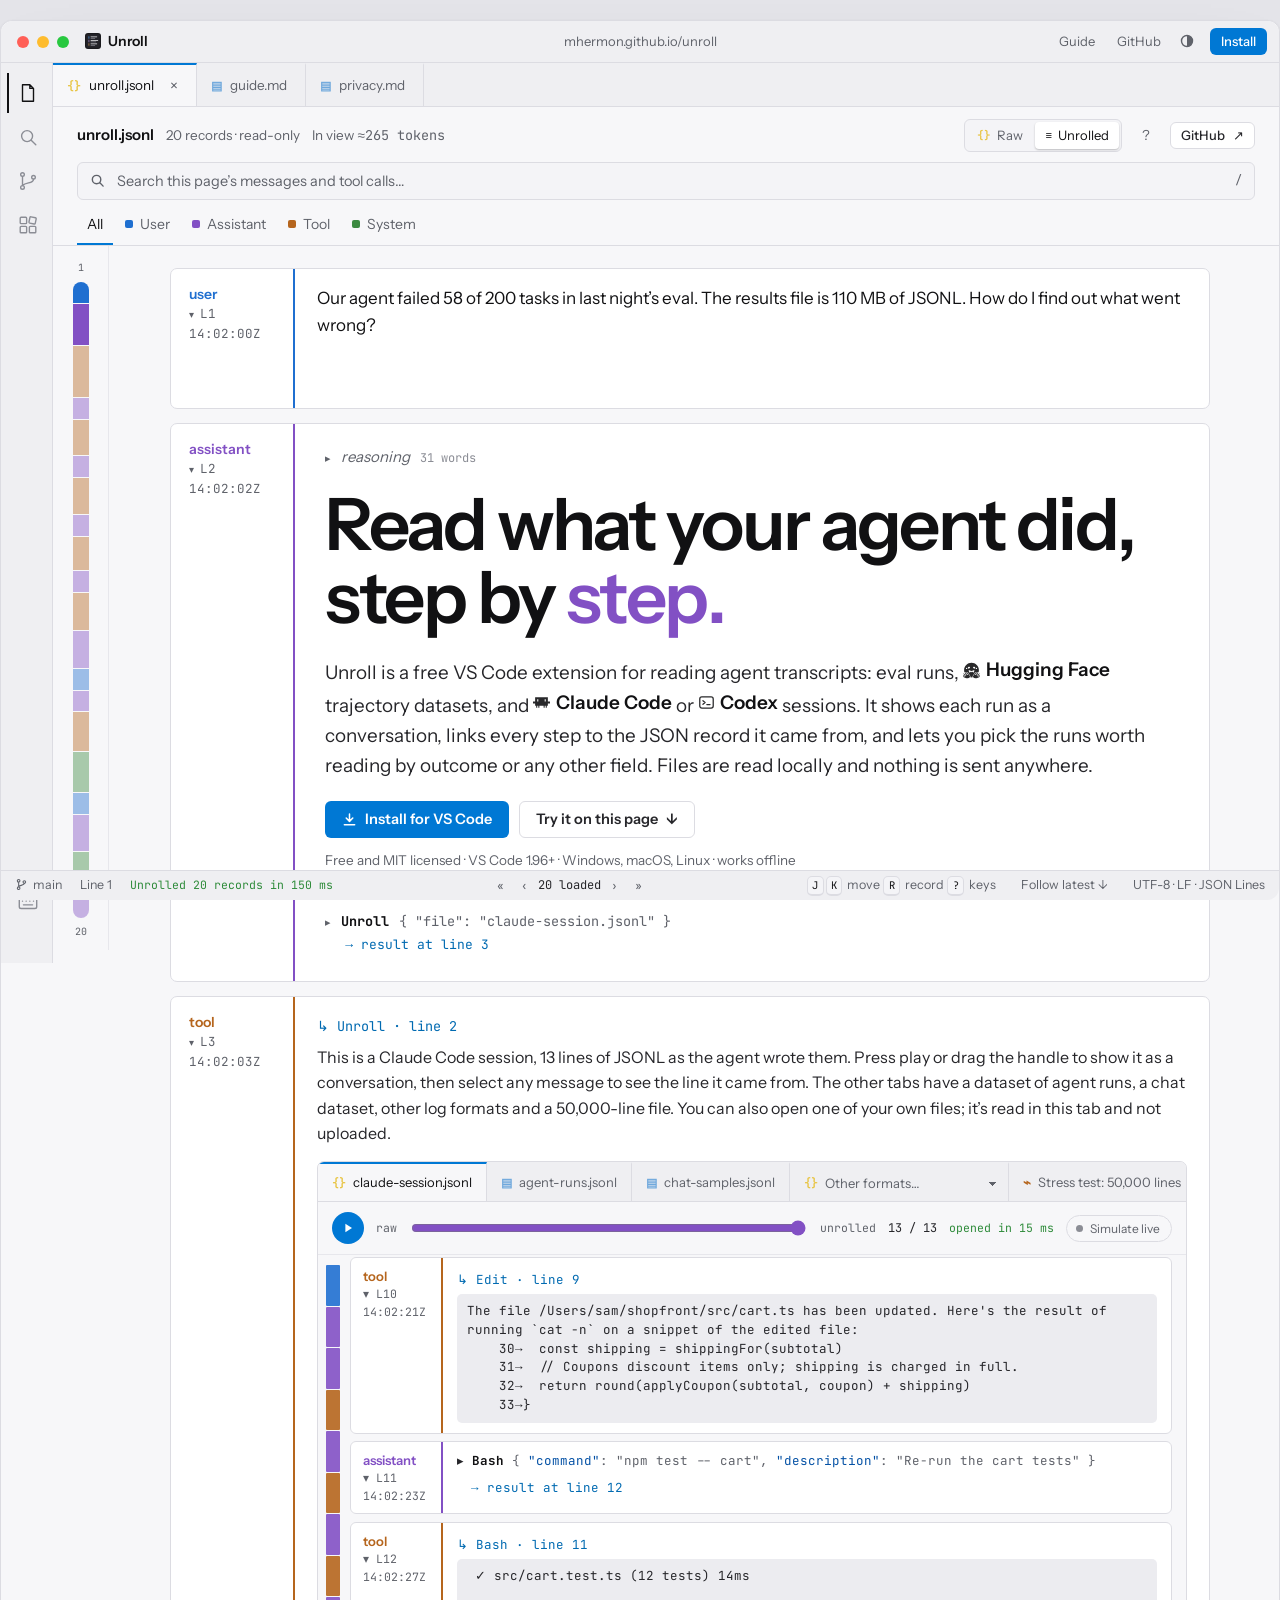
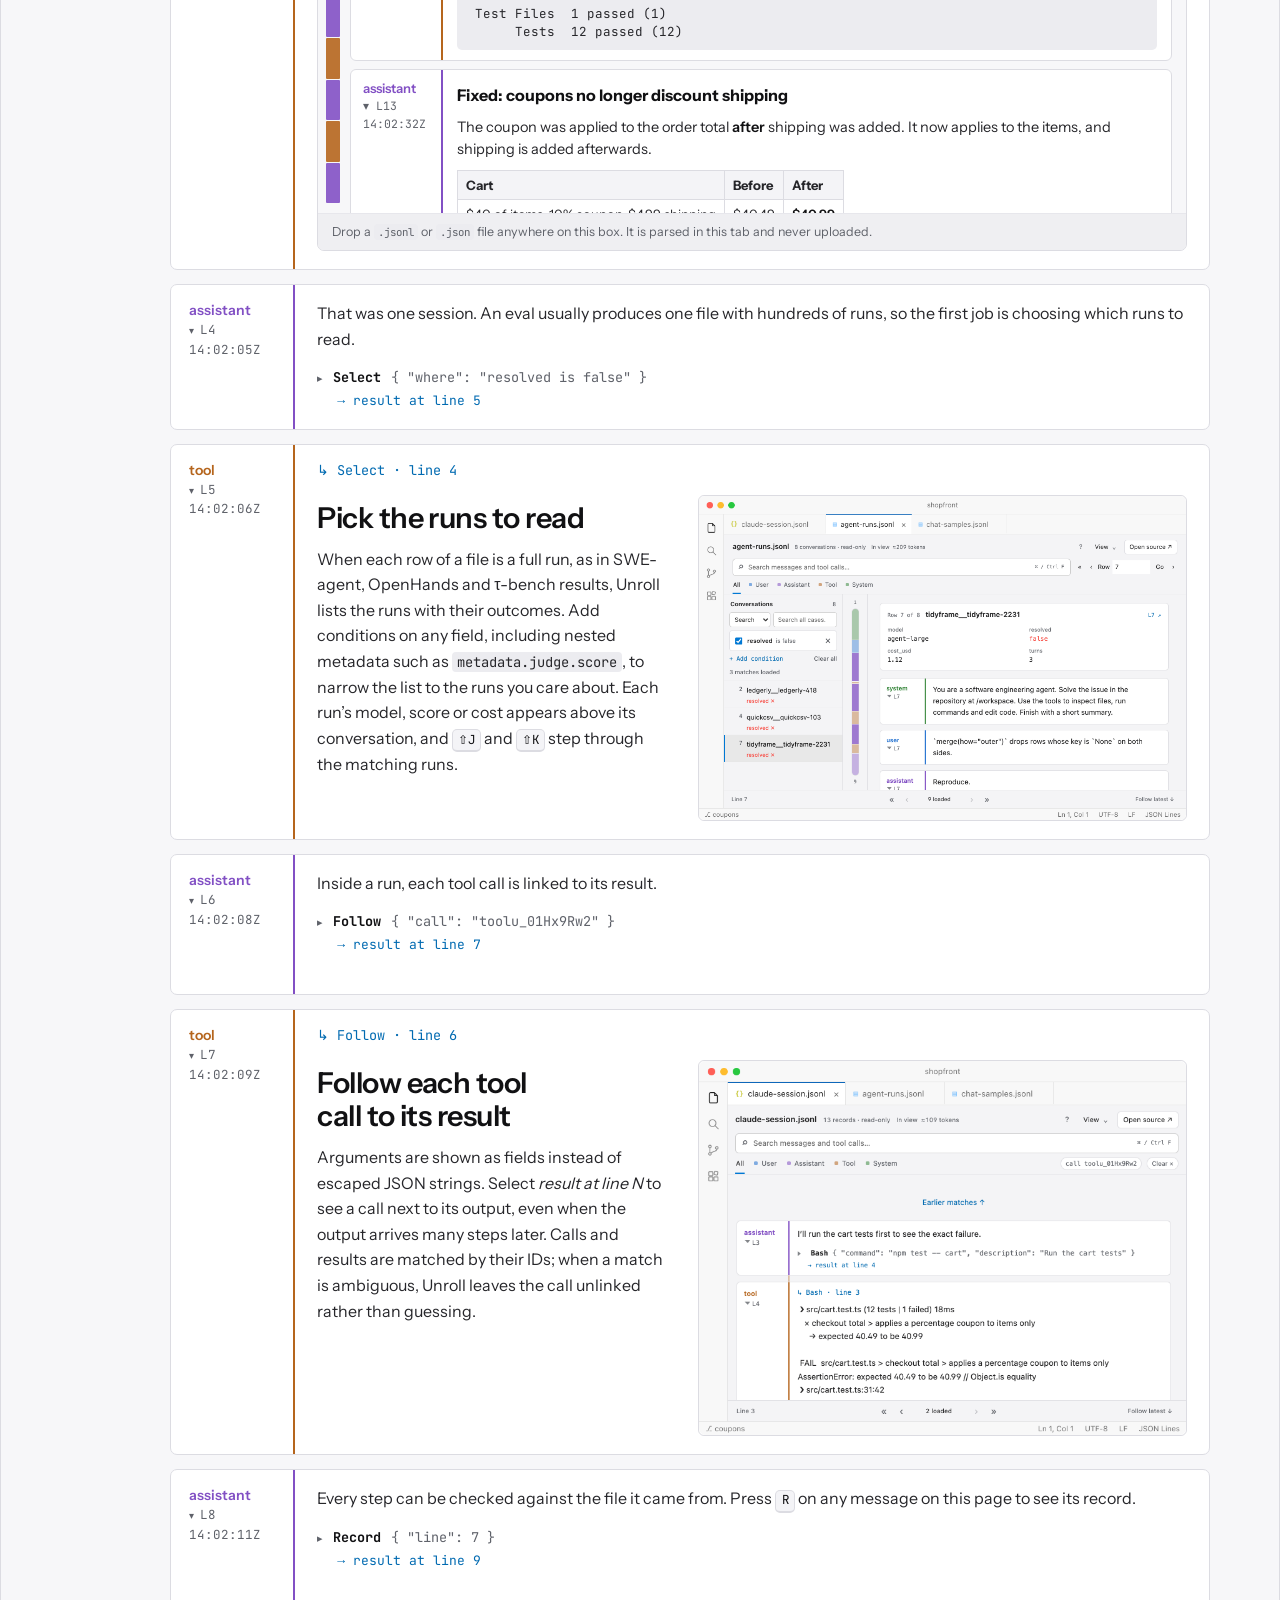
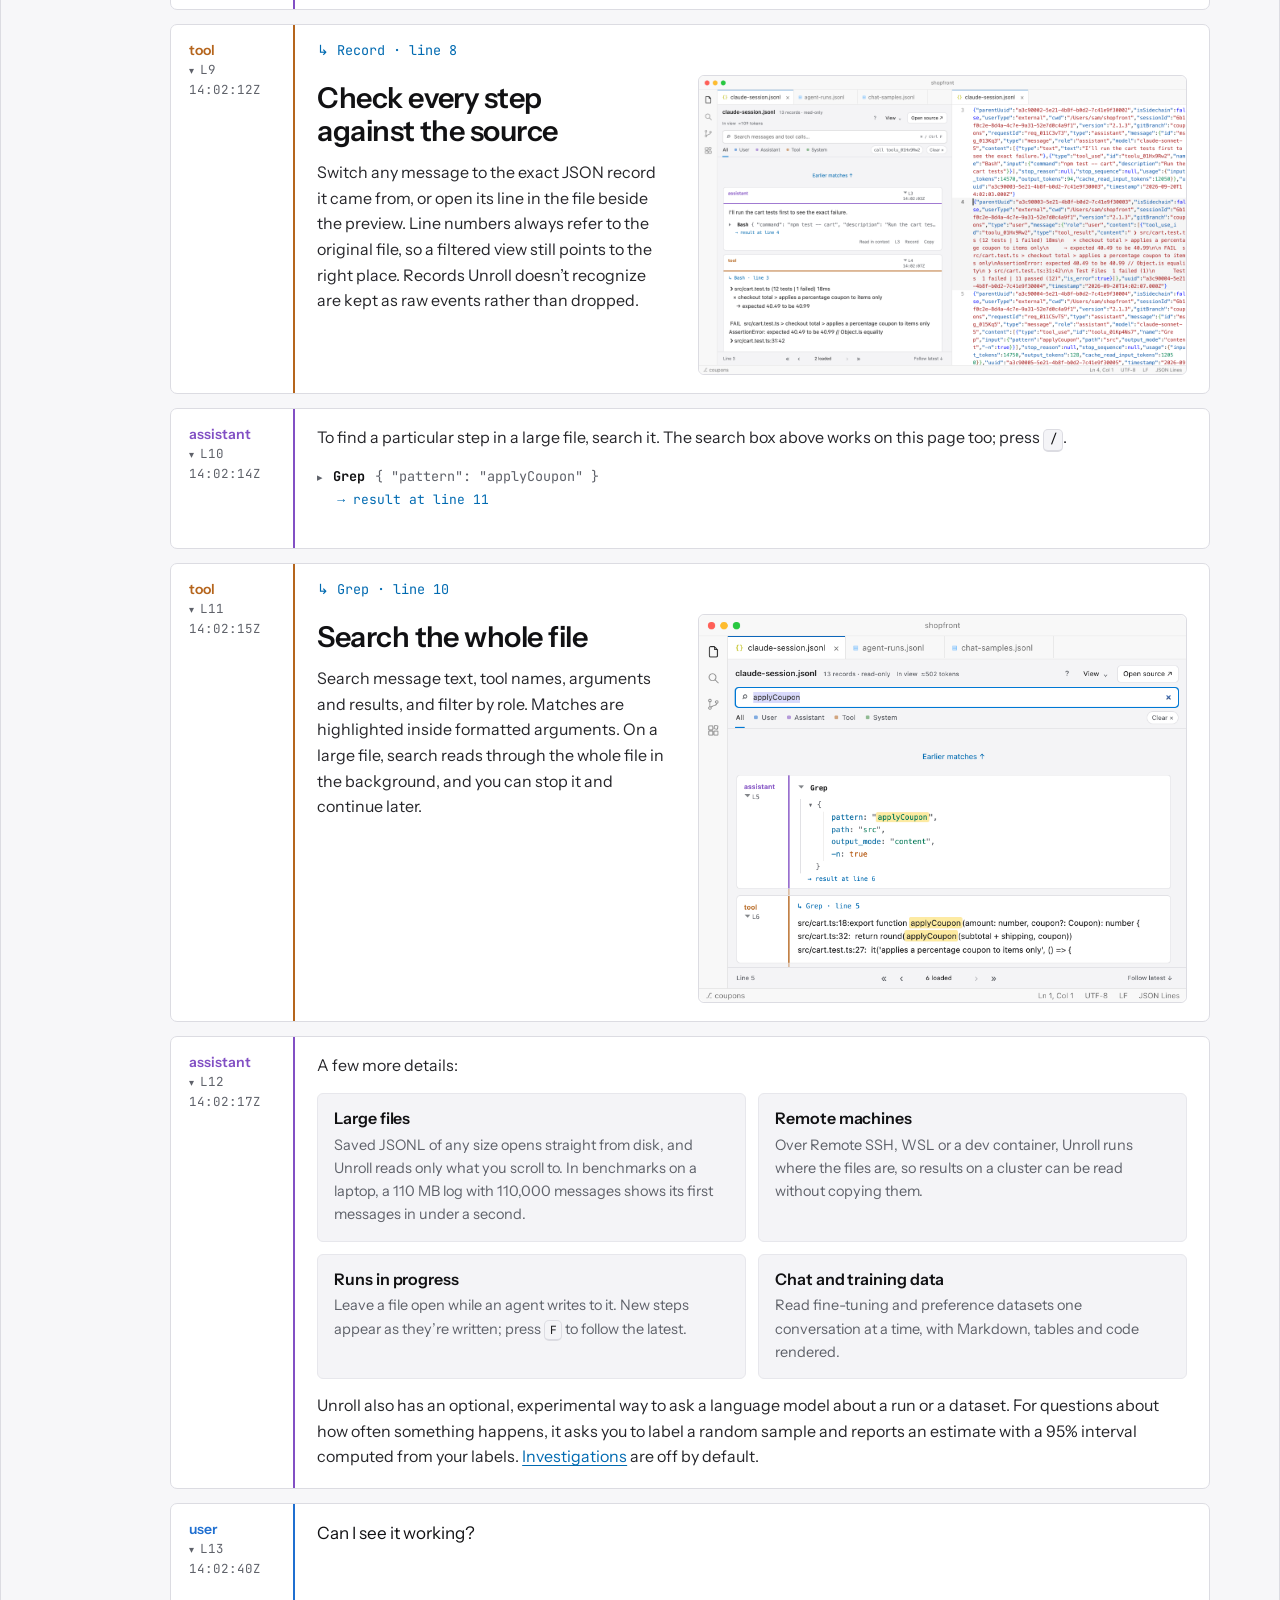
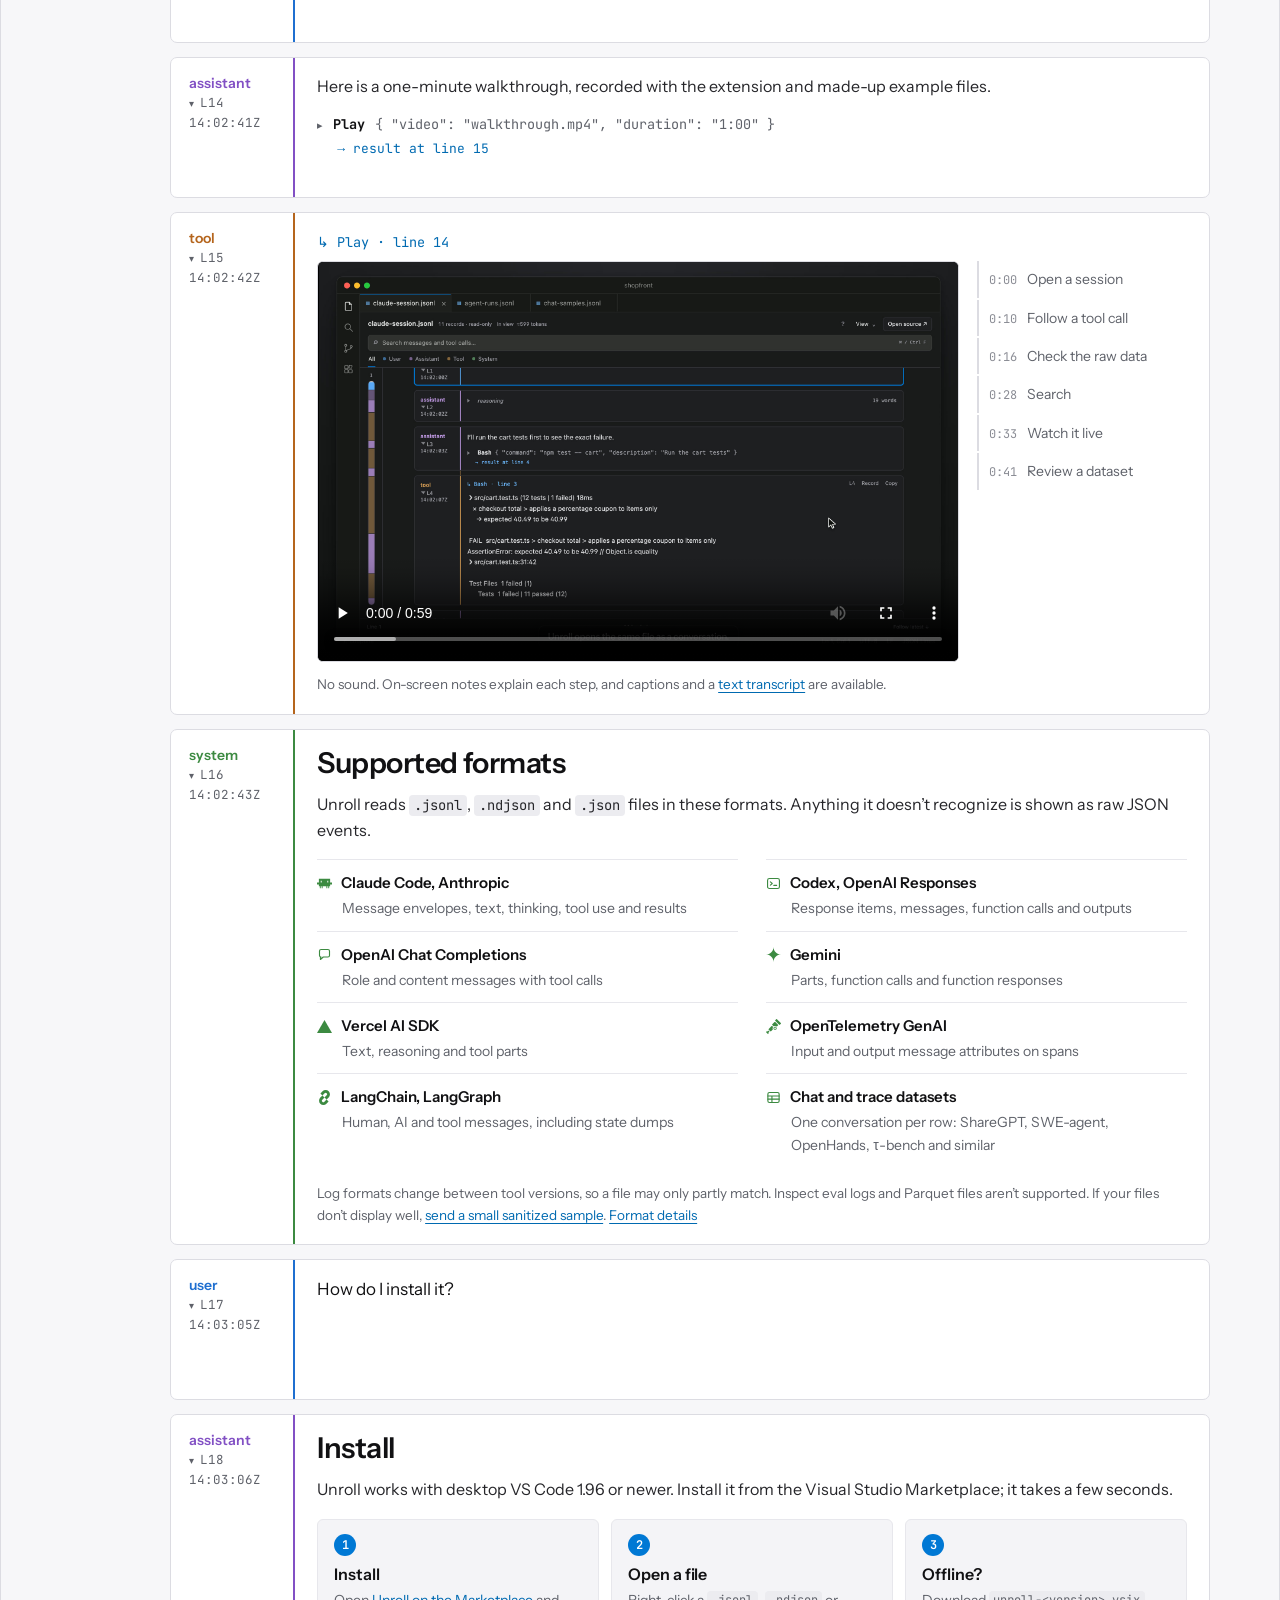
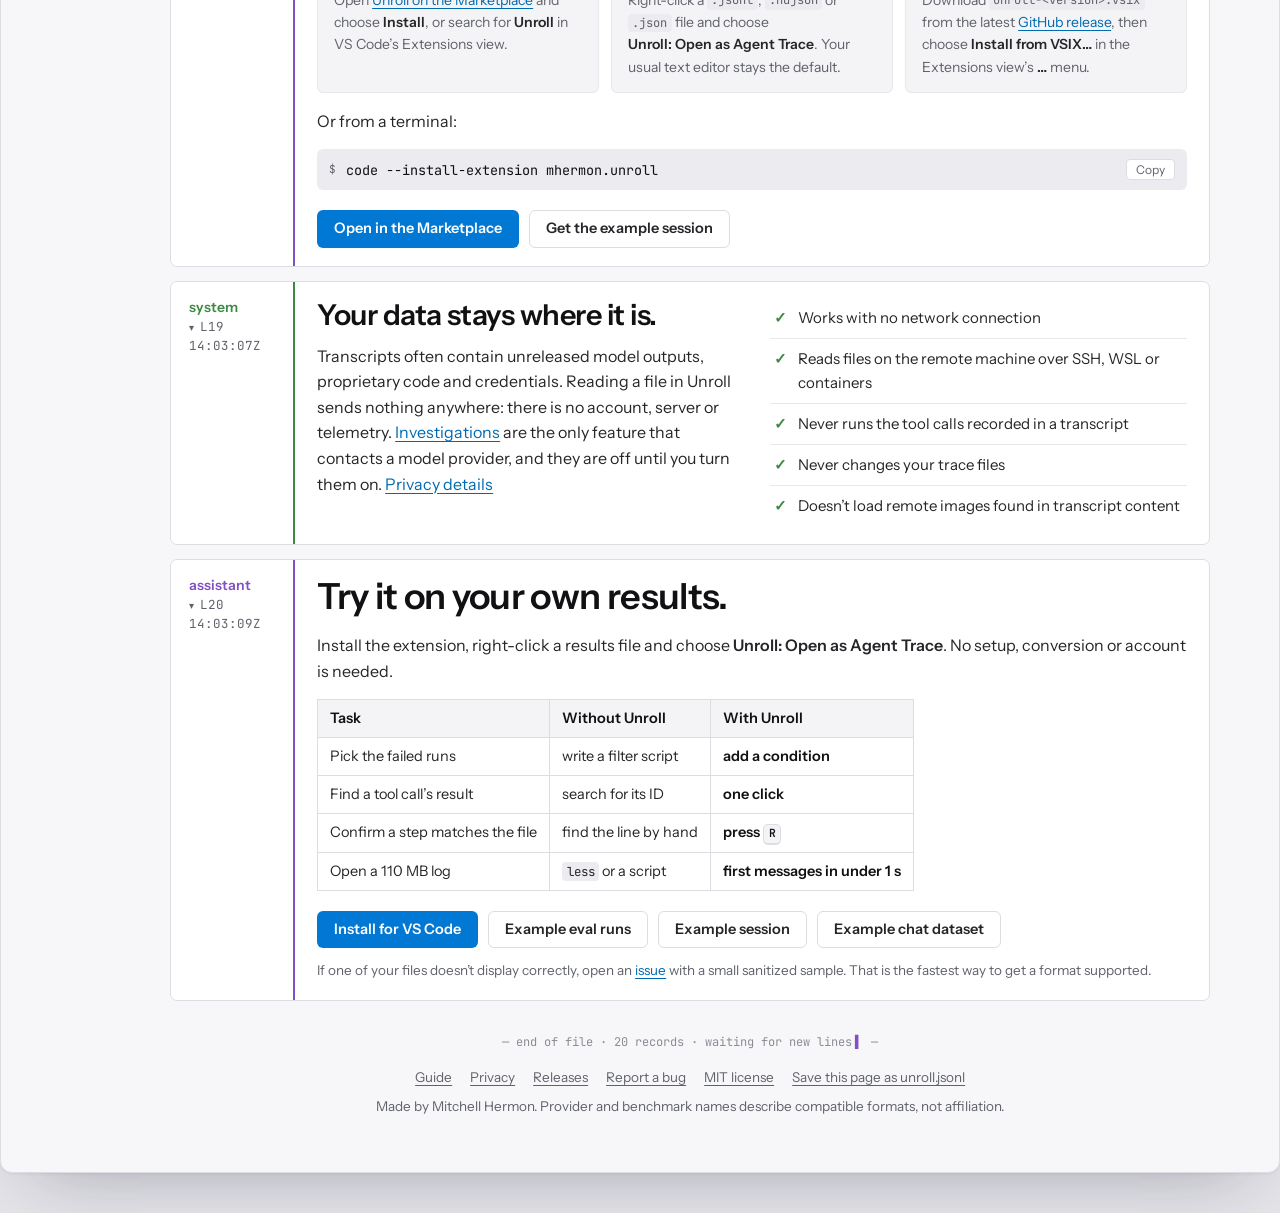
<file: index.html>
<!doctype html>
<html lang="en">
<head>
<meta charset="utf-8">
<meta name="viewport" content="width=device-width,initial-scale=1">
<title>Unroll | Read agent transcripts and eval runs in VS Code</title>
<meta name="description" content="Unroll is a free VS Code extension for reading agent transcripts, eval runs and trajectory datasets. Select runs by outcome or any field, follow each tool call to its result, and check every step against its raw JSON record. Files are read locally.">
<link rel="canonical" href="https://mhermon.github.io/unroll/">
<meta property="og:title" content="Unroll: read agent transcripts and eval runs in VS Code">
<meta property="og:description" content="Read each agent run as a conversation, pick the runs worth reading by any field, and check every step against the file. Free, and your files stay local.">
<meta property="og:image" content="https://mhermon.github.io/unroll/assets/og.png">
<meta property="og:image:width" content="1200">
<meta property="og:image:height" content="630">
<meta property="og:image:alt" content="Unroll: read agent traces like a conversation, in VS Code">
<meta property="og:url" content="https://mhermon.github.io/unroll/">
<meta property="og:type" content="website">
<meta name="twitter:card" content="summary_large_image">
<meta name="theme-color" content="#121214" media="(prefers-color-scheme: dark)">
<meta name="theme-color" content="#e4e4e9" media="(prefers-color-scheme: light)">
<link rel="icon" href="assets/icon.png">
<link rel="preload" href="assets/fonts/instrument-sans.woff2" as="font" type="font/woff2" crossorigin>
<link rel="preload" href="assets/fonts/jetbrains-mono.woff2" as="font" type="font/woff2" crossorigin>
<link rel="stylesheet" href="window.css">
<link rel="stylesheet" href="home.css">
<script>let seen;try{const t=localStorage.getItem('unroll-theme');if(t)document.documentElement.dataset.theme=t;seen=localStorage.getItem('unroll-seen')}catch{}if(!location.hash&&!seen)document.documentElement.classList.add('start-raw')</script>
<script type="application/ld+json">{"@context":"https://schema.org","@type":"SoftwareApplication","name":"Unroll","applicationCategory":"DeveloperApplication","operatingSystem":"Windows, macOS, Linux","softwareRequirements":"Visual Studio Code 1.96 or newer","description":"VS Code extension for reading agent transcripts, eval runs and trajectory datasets, with every step linked to its raw record.","offers":{"@type":"Offer","price":"0","priceCurrency":"USD"},"url":"https://mhermon.github.io/unroll/"}</script>
</head>
<body>
<svg xmlns="http://www.w3.org/2000/svg" style="display:none" aria-hidden="true"><symbol id="i-claudecode" viewBox="0 0 24 24"><path fill="currentColor" d="M21 10.5h3v3h-3v3h-1.5v3H18v-3h-1.5v3H15v-3H9v3H7.5v-3H6v3H4.5v-3H3v-3H0v-3h3v-6h18Zm-15 0h1.5v-3H6Zm10.5 0H18v-3h-1.5z"/></symbol><symbol id="i-gemini" viewBox="0 0 24 24"><path fill="currentColor" d="M11.04 19.32Q12 21.51 12 24q0-2.49.93-4.68.96-2.19 2.58-3.81t3.81-2.55Q21.51 12 24 12q-2.49 0-4.68-.93a12.3 12.3 0 0 1-3.81-2.58 12.3 12.3 0 0 1-2.58-3.81Q12 2.49 12 0q0 2.49-.96 4.68-.93 2.19-2.55 3.81a12.3 12.3 0 0 1-3.81 2.58Q2.49 12 0 12q2.49 0 4.68.96 2.19.93 3.81 2.55t2.55 3.81"/></symbol><symbol id="i-vercel" viewBox="0 0 24 24"><path fill="currentColor" d="m12 1.608 12 20.784H0Z"/></symbol><symbol id="i-otel" viewBox="0 0 24 24"><path fill="currentColor" d="M12.6974 13.1173c-1.0224 1.0224-1.0224 2.68 0 3.7024 1.0224 1.0224 2.68 1.0224 3.7024 0 1.0224-1.0223 1.0224-2.68 0-3.7024-1.0223-1.0223-2.68-1.0223-3.7024 0zm2.7677 2.7701c-.5063.5063-1.3267.5063-1.833 0s-.5063-1.3266 0-1.833c.5063-.5062 1.3267-.5062 1.833 0 .5063.504.5063 1.3267 0 1.833zM16.356.2355l-1.6041 1.6042c-.314.314-.314.83 0 1.144L21.015 9.247c.314.314.83.314 1.144 0l1.6042-1.6041c.314-.314.314-.83 0-1.144L17.4976.2354c-.314-.314-.8276-.314-1.1416 0zM5.1173 20.734c.2848-.2848.2848-.7497 0-1.0345l-.8155-.8155c-.2848-.2848-.7497-.2848-1.0345 0l-1.6845 1.6845-.0024.0024-.4625-.4625c-.2556-.2556-.6718-.2556-.925 0-.2556.2556-.2556.6718 0 .925l2.775 2.775c.2556.2556.6718.2556.925 0 .2532-.2556.2556-.6718 0-.925l-.4625-.4625.0024-.0024zm8.4856-15.893-3.5637 3.5637c-.3164.3164-.3164.8374 0 1.1538l2.2006 2.2005c1.5554-1.1197 3.7365-.981 5.1361.4187l1.7819-1.7818c.3164-.3165.3164-.8374 0-1.1538l-4.401-4.401c-.3165-.319-.8374-.319-1.1539 0zm-2.2881 7.8455-1.2999-1.2999c-.3043-.3043-.8033-.3043-1.1076 0l-4.5836 4.586c-.3042.3043-.3042.8033 0 1.1076l2.5973 2.5973c.3043.3043.8033.3043 1.1076 0l2.9478-2.9527c-.6231-1.2877-.5112-2.8431.3384-4.0383z"/></symbol><symbol id="i-langchain" viewBox="0 0 24 24"><path fill="currentColor" d="M13.796 0a6.93 6.93 0 0 0-4.91 2.019L5.451 5.455l3.273 3.27 3.432-3.432a2.284 2.284 0 0 1 3.277 0 2.28 2.28 0 0 1 0 3.275L12 12.001l3.273 3.273 3.433-3.435c2.692-2.692 2.692-7.127 0-9.82A6.92 6.92 0 0 0 13.796 0m-5.07 8.728-3.433 3.434c-2.692 2.693-2.692 7.126 0 9.819A6.92 6.92 0 0 0 10.203 24a6.93 6.93 0 0 0 4.911-2.02l3.432-3.432-3.271-3.272-3.433 3.433a2.284 2.284 0 0 1-3.277 0 2.28 2.28 0 0 1 0-3.276L12 12z"/></symbol><symbol id="i-hf" viewBox="0 0 24 24"><path fill="currentColor" d="M12.025 1.13c-5.77 0-10.449 4.647-10.449 10.378 0 1.112.178 2.181.503 3.185.064-.222.203-.444.416-.577a.96.96 0 0 1 .524-.15c.293 0 .584.124.84.284.278.173.48.408.71.694.226.282.458.611.684.951v-.014c.017-.324.106-.622.264-.874s.403-.487.762-.543c.3-.047.596.06.787.203s.31.313.4.467c.15.257.212.468.233.542.01.026.653 1.552 1.657 2.54.616.605 1.01 1.223 1.082 1.912.055.537-.096 1.059-.38 1.572.637.121 1.294.187 1.967.187.657 0 1.298-.063 1.921-.178-.287-.517-.44-1.041-.384-1.581.07-.69.465-1.307 1.081-1.913 1.004-.987 1.647-2.513 1.657-2.539.021-.074.083-.285.233-.542.09-.154.208-.323.4-.467a1.08 1.08 0 0 1 .787-.203c.359.056.604.29.762.543s.247.55.265.874v.015c.225-.34.457-.67.683-.952.23-.286.432-.52.71-.694.257-.16.547-.284.84-.285a.97.97 0 0 1 .524.151c.228.143.373.388.43.625l.006.04a10.3 10.3 0 0 0 .534-3.273c0-5.731-4.678-10.378-10.449-10.378M8.327 6.583a1.5 1.5 0 0 1 .713.174 1.487 1.487 0 0 1 .617 2.013c-.183.343-.762-.214-1.102-.094-.38.134-.532.914-.917.71a1.487 1.487 0 0 1 .69-2.803m7.486 0a1.487 1.487 0 0 1 .689 2.803c-.385.204-.536-.576-.916-.71-.34-.12-.92.437-1.103.094a1.487 1.487 0 0 1 .617-2.013 1.5 1.5 0 0 1 .713-.174m-10.68 1.55a.96.96 0 1 1 0 1.921.96.96 0 0 1 0-1.92m13.838 0a.96.96 0 1 1 0 1.92.96.96 0 0 1 0-1.92M8.489 11.458c.588.01 1.965 1.157 3.572 1.164 1.607-.007 2.984-1.155 3.572-1.164.196-.003.305.12.305.454 0 .886-.424 2.328-1.563 3.202-.22-.756-1.396-1.366-1.63-1.32q-.011.001-.02.006l-.044.026-.01.008-.03.024q-.018.017-.035.036l-.032.04a1 1 0 0 0-.058.09l-.014.025q-.049.088-.11.19a1 1 0 0 1-.083.116 1.2 1.2 0 0 1-.173.18q-.035.029-.075.058a1.3 1.3 0 0 1-.251-.243 1 1 0 0 1-.076-.107c-.124-.193-.177-.363-.337-.444-.034-.016-.104-.008-.2.022q-.094.03-.216.087-.06.028-.125.063l-.13.074q-.067.04-.136.086a3 3 0 0 0-.135.096 3 3 0 0 0-.26.219 2 2 0 0 0-.12.121 2 2 0 0 0-.106.128l-.002.002a2 2 0 0 0-.09.132l-.001.001a1.2 1.2 0 0 0-.105.212q-.013.036-.024.073c-1.139-.875-1.563-2.317-1.563-3.203 0-.334.109-.457.305-.454m.836 10.354c.824-1.19.766-2.082-.365-3.194-1.13-1.112-1.789-2.738-1.789-2.738s-.246-.945-.806-.858-.97 1.499.202 2.362c1.173.864-.233 1.45-.685.64-.45-.812-1.683-2.896-2.322-3.295s-1.089-.175-.938.647 2.822 2.813 2.562 3.244-1.176-.506-1.176-.506-2.866-2.567-3.49-1.898.473 1.23 2.037 2.16c1.564.932 1.686 1.178 1.464 1.53s-3.675-2.511-4-1.297c-.323 1.214 3.524 1.567 3.287 2.405-.238.839-2.71-1.587-3.216-.642-.506.946 3.49 2.056 3.522 2.064 1.29.33 4.568 1.028 5.713-.624m5.349 0c-.824-1.19-.766-2.082.365-3.194 1.13-1.112 1.789-2.738 1.789-2.738s.246-.945.806-.858.97 1.499-.202 2.362c-1.173.864.233 1.45.685.64.451-.812 1.683-2.896 2.322-3.295s1.089-.175.938.647-2.822 2.813-2.562 3.244 1.176-.506 1.176-.506 2.866-2.567 3.49-1.898-.473 1.23-2.037 2.16c-1.564.932-1.686 1.178-1.464 1.53s3.675-2.511 4-1.297c.323 1.214-3.524 1.567-3.287 2.405.238.839 2.71-1.587 3.216-.642.506.946-3.49 2.056-3.522 2.064-1.29.33-4.568 1.028-5.713-.624"/></symbol><symbol id="i-terminal" viewBox="0 0 24 24"><rect x="2.5" y="4" width="19" height="16" rx="3" fill="none" stroke="currentColor" stroke-width="1.8" stroke-linecap="round" stroke-linejoin="round"/><path d="M7 9.5l3 2.5-3 2.5M12.5 15h4.5" fill="none" stroke="currentColor" stroke-width="1.8" stroke-linecap="round" stroke-linejoin="round"/></symbol><symbol id="i-chat" viewBox="0 0 24 24"><path d="M4 6.5A2.5 2.5 0 0 1 6.5 4h11A2.5 2.5 0 0 1 20 6.5v7a2.5 2.5 0 0 1-2.5 2.5H10l-4.5 4v-4H6.5A2.5 2.5 0 0 1 4 13.5z" fill="none" stroke="currentColor" stroke-width="1.8" stroke-linecap="round" stroke-linejoin="round"/></symbol><symbol id="i-table" viewBox="0 0 24 24"><rect x="3" y="4" width="18" height="16" rx="2.5" fill="none" stroke="currentColor" stroke-width="1.8" stroke-linecap="round" stroke-linejoin="round"/><path d="M3 9.5h18M3 14.5h18M9.5 9.5V20" fill="none" stroke="currentColor" stroke-width="1.8" stroke-linecap="round" stroke-linejoin="round"/></symbol></svg>
<a class="skip" href="#r1">Skip to content</a>

<div class="window">
  <header class="titlebar">
    <span class="lights" aria-hidden="true"><i data-light="close"></i><i data-light="min"></i><i data-light="max"></i></span>
    <a class="brand" href="./"><img src="assets/icon.png" width="16" height="16" alt="">Unroll</a>
    <span class="title-path" id="title-path">mhermon.github.io/unroll</span>
    <nav class="title-nav" aria-label="Main">
      <a href="guide.html">Guide</a>
      <a href="https://github.com/mhermon/unroll">GitHub</a>
      <button type="button" class="theme" id="theme" aria-label="Switch color theme" title="Switch color theme"><svg viewBox="0 0 16 16" aria-hidden="true"><circle cx="8" cy="8" r="5.5" fill="none" stroke="currentColor" stroke-width="1.4"/><path d="M8 2.5a5.5 5.5 0 0 1 0 11z" fill="currentColor"/></svg></button>
      <a class="btn primary small" href="#r18">Install</a>
    </nav>
  </header>

  <nav class="activity" aria-label="Sections">
    <a href="#r1" title="Trace (top)" aria-label="Top"><svg viewBox="0 0 24 24"><path d="M6 3h8l4 4v14H6z M14 3v4h4" /></svg></a>
    <a href="#r3" title="Try it in your browser" aria-label="Try it"><svg viewBox="0 0 24 24"><circle cx="11" cy="11" r="6"/><path d="m15.5 15.5 5 5"/></svg></a>
    <a href="#r15" title="Walkthrough video" aria-label="Walkthrough"><svg viewBox="0 0 24 24"><circle cx="6" cy="5" r="2"/><circle cx="6" cy="19" r="2"/><circle cx="18" cy="8" r="2"/><path d="M6 7v10M18 10c0 5-8 3-12 7"/></svg></a>
    <a href="#r16" title="Supported formats" aria-label="Formats"><svg viewBox="0 0 24 24"><rect x="3.5" y="3.5" width="7" height="7" rx="1"/><rect x="13.5" y="3.5" width="7" height="7" rx="1" transform="rotate(12 17 7)"/><rect x="3.5" y="13.5" width="7" height="7" rx="1"/><rect x="13.5" y="13.5" width="7" height="7" rx="1"/></svg></a>
    <span class="grow"></span>
    <button type="button" data-help title="Keyboard shortcuts (?)" aria-label="Keyboard shortcuts"><svg viewBox="0 0 24 24"><rect x="2.5" y="6" width="19" height="12" rx="2"/><path d="M6 10h.01M10 10h.01M14 10h.01M18 10h.01M7 14h10"/></svg></button>
  </nav>

  <div class="editor">
    <div class="tabs" role="presentation">
      <span class="tab active"><span class="ic braces">{}</span>unroll.jsonl<span class="x" aria-hidden="true">×</span></span>
      <a class="tab" href="guide.html"><span class="ic doc">▤</span>guide.md</a>
      <a class="tab hide-sm" href="privacy.html"><span class="ic doc">▤</span>privacy.md</a>
    </div>

    <div class="toolbar">
      <div class="file-line">
        <strong class="file-name">unroll.jsonl</strong>
        <span class="muted"><span id="rec-count">20</span> records · read-only</span>
        <span class="muted hide-sm in-view">In view <span class="mono">≈<span id="tokens">0</span> tokens</span></span>
        <span class="live" id="live" hidden><i></i>live</span>
        <span class="grow"></span>
        <div class="mode" role="group" aria-label="View">
          <button type="button" data-mode="raw" aria-pressed="false"><span class="ic braces">{}</span>Raw</button>
          <button type="button" data-mode="unrolled" aria-pressed="true"><span class="ic">≡</span>Unrolled</button>
        </div>
        <button type="button" class="ghost hide-sm" data-help aria-label="Keyboard shortcuts">?</button>
        <a class="btn quiet small hide-sm" href="https://github.com/mhermon/unroll">GitHub <span aria-hidden="true">↗</span></a>
      </div>
      <div class="tools" id="tools"><div>
      <label class="search">
        <svg viewBox="0 0 16 16" aria-hidden="true"><circle cx="7" cy="7" r="4.5" fill="none" stroke="currentColor" stroke-width="1.5"/><path d="m10.5 10.5 3.5 3.5" stroke="currentColor" stroke-width="1.5" stroke-linecap="round"/></svg>
        <input id="q" type="search" placeholder="Search this page’s messages and tool calls…" autocomplete="off" spellcheck="false" aria-label="Search the page">
        <span class="hint mono" id="q-hint">/</span>
      </label>
      <div class="roles" role="toolbar" aria-label="Filter by role">
        <button type="button" data-role="all" aria-pressed="true">All</button>
        <button type="button" data-role="user" aria-pressed="false"><i class="dot user"></i>User</button>
        <button type="button" data-role="assistant" aria-pressed="false"><i class="dot assistant"></i>Assistant</button>
        <button type="button" data-role="tool" aria-pressed="false"><i class="dot tool"></i>Tool</button>
        <button type="button" data-role="system" aria-pressed="false"><i class="dot system"></i>System</button>
      </div>
      </div></div>
    </div>

    <div class="trace">
      <div class="rail" aria-label="Timeline of this page">
        <span class="rail-end mono">1</span>
        <div class="rail-track" id="rail"></div>
        <span class="rail-end mono" id="rail-last">20</span>
        <div class="peek" id="peek" hidden></div>
      </div>

      <main class="records" id="main">

        <!-- L1 -->
        <article class="rec" data-role="user" id="r1" data-title="Where do I start?">
          <div class="meta"><span class="who">user</span><span class="ln">L1</span><time>14:02:00Z</time></div>
          <div class="body">
            <p class="ask">Our agent failed 58 of 200 tasks in last night’s eval. The results file is 110&nbsp;MB of JSONL. How do I find out what went wrong?</p>
          </div>
        </article>

        <!-- L2 -->
        <article class="rec hero" data-role="assistant" id="r2" data-title="Read what your agent did">
          <div class="meta"><span class="who">assistant</span><span class="ln">L2</span><time>14:02:02Z</time></div>
          <div class="body">
            <details class="reasoning">
              <summary><span>reasoning</span><span class="words mono">31 words</span></summary>
              <p>They need to read the failed runs, be able to trust that what they see matches the file, and skip writing another parsing script. Start with the runs, then the steps.</p>
            </details>
            <h1>Read what your agent did,<br> step by <span class="unrolled" id="unroll-word">step.</span></h1>
            <p class="lede">Unroll is a free VS Code extension for reading agent transcripts: eval runs, <strong class="named"><svg class="logo" aria-hidden="true"><use href="#i-hf"/></svg>Hugging Face</strong> trajectory datasets, and <strong class="named"><svg class="logo" aria-hidden="true"><use href="#i-claudecode"/></svg>Claude Code</strong> or <strong class="named"><svg class="logo" aria-hidden="true"><use href="#i-terminal"/></svg>Codex</strong> sessions. It shows each run as a conversation, links every step to the JSON record it came from, and lets you pick the runs worth reading by outcome or any other field. Files are read locally and nothing is sent anywhere.</p>
            <div class="actions">
              <a class="btn primary desktop-only" href="https://marketplace.visualstudio.com/items?itemName=mhermon.unroll">
                <svg viewBox="0 0 16 16" fill="none" stroke="currentColor" stroke-width="1.6" stroke-linecap="round" stroke-linejoin="round" aria-hidden="true"><path d="M8 2v8m0 0L4.5 6.5M8 10l3.5-3.5M2.5 13.5h11"/></svg>
                Install for VS Code
              </a>
              <button type="button" class="btn primary touch-only" data-handoff><svg viewBox="0 0 16 16" fill="none" stroke="currentColor" stroke-width="1.6" stroke-linecap="round" stroke-linejoin="round" aria-hidden="true"><path d="M8 10.5V2m0 0L5 5m3-3 3 3M4.5 7.5h-1v6h9v-6h-1"/></svg><span>Send to your computer</span></button>
              <a class="btn quiet" href="#r3">Try it on this page <span aria-hidden="true">↓</span></a>
              <p class="handoff-note touch-only">Unroll runs in desktop VS Code. Send yourself the link and install it there.</p>
            </div>
            <p class="facts">Free and MIT licensed · VS Code 1.96+ · Windows, macOS, Linux · works offline</p>
            <div class="call" data-name="Unroll" data-input='{"file":"claude-session.jsonl"}'>
              <span class="tri" aria-hidden="true">▸</span><b>Unroll</b> <code class="args">{ "file": "claude-session.jsonl" }</code>
              <a class="result-link" href="#r3">→ result at line 3</a>
            </div>
          </div>
        </article>

        <!-- L3: playground -->
        <article class="rec" data-role="tool" id="r3" data-title="Try it: a raw log, unrolled">
          <div class="meta"><span class="who">tool</span><span class="ln">L3</span><time>14:02:03Z</time></div>
          <div class="body">
            <a class="back-link" href="#r2">↳ Unroll · line 2</a>
            <p class="pg-intro">This is a Claude Code session, 13 lines of JSONL as the agent wrote them. Press play or drag the handle to show it as a conversation, then select any message to see the line it came from. The other tabs have a dataset of agent runs, a chat dataset, other log formats and a 50,000-line file. You can also open one of your own files; it’s read in this tab and not uploaded.</p>
            <div class="pg" id="pg">
              <div class="pg-tabs" role="tablist" aria-label="Example files">
                <button type="button" role="tab" data-file="examples/claude-session.jsonl" aria-selected="true"><span class="ic braces">{}</span>claude-session.jsonl</button>
                <button type="button" role="tab" data-file="examples/agent-runs.jsonl" aria-selected="false"><span class="ic doc">▤</span>agent-runs.jsonl</button>
                <button type="button" role="tab" data-file="examples/chat-samples.jsonl" aria-selected="false"><span class="ic doc">▤</span>chat-samples.jsonl</button>
                <label class="pg-format" id="pg-format-tab"><span class="ic braces">{}</span><select id="pg-format" aria-label="Load an example in another format">
                  <option value="" selected>Other formats…</option>
                  <option value="codex">Codex CLI</option>
                  <option value="openai">OpenAI Chat Completions</option>
                  <option value="gemini">Gemini</option>
                  <option value="aisdk">Vercel AI SDK</option>
                  <option value="langchain">LangChain</option>
                </select></label>
                <button type="button" role="tab" id="pg-stress" aria-selected="false"><span class="ic bolt">⌁</span>Stress test: 50,000 lines</button>
                <label class="pg-open"><input type="file" id="pg-file" accept=".jsonl,.ndjson,.json,application/json">+ Open your own…</label>
              </div>
              <div class="pg-bar">
                <button type="button" class="pg-play" id="pg-play" aria-label="Unroll"><svg viewBox="0 0 16 16" aria-hidden="true"><path d="M5 3.2v9.6L12.6 8z" fill="currentColor"/></svg></button>
                <span class="pg-lab mono">raw</span>
                <input type="range" id="pg-range" min="0" max="13" value="0" aria-label="How much of the file is unrolled">
                <span class="pg-lab mono">unrolled</span>
                <span class="pg-count mono" id="pg-count">0 / 13</span>
                <span class="pg-time mono" id="pg-time" title="Time this page took to parse and show the file"></span>
                <form class="pg-jump" id="pg-jump" hidden><label>Line <input type="number" id="pg-jump-line" min="1" inputmode="numeric" aria-label="Go to line"></label><button type="submit">Go</button></form>
                <button type="button" class="pg-live" id="pg-live" aria-pressed="false" title="Keep writing to this session, as a running agent would"><i></i>Simulate live</button>
              </div>
              <div class="pg-row" id="pg-row" hidden></div>
              <div class="pg-view">
                <div class="pg-rail" id="pg-rail" aria-hidden="true"></div>
                <ol class="pg-list" id="pg-list" aria-live="off"></ol>
              </div>
              <div class="pg-drop" id="pg-drop" hidden><div><strong>Drop a .jsonl file</strong><span>It’s read in this tab. Nothing is uploaded.</span></div></div>
              <p class="pg-foot"><span id="pg-note">Drop a <code>.jsonl</code> or <code>.json</code> file anywhere on this box. It is parsed in this tab and never uploaded.</span></p>
            </div>
          </div>
        </article>

        <!-- L4 -->
        <article class="rec" data-role="assistant" id="r4" data-title="Select runs">
          <div class="meta"><span class="who">assistant</span><span class="ln">L4</span><time>14:02:05Z</time></div>
          <div class="body">
            <p>That was one session. An eval usually produces one file with hundreds of runs, so the first job is choosing which runs to read.</p>
            <div class="call" data-name="Select" data-input='{"where":"resolved is false"}'>
              <span class="tri" aria-hidden="true">▸</span><b>Select</b> <code class="args">{ "where": "resolved is false" }</code>
              <a class="result-link" href="#r5">→ result at line 5</a>
            </div>
          </div>
        </article>

        <!-- L5 -->
        <article class="rec" data-role="tool" id="r5" data-title="Pick the runs to read">
          <div class="meta"><span class="who">tool</span><span class="ln">L5</span><time>14:02:06Z</time></div>
          <div class="body feature">
            <a class="back-link" href="#r4">↳ Select · line 4</a>
            <div class="feature-text">
              <h2>Pick the runs to read</h2>
              <p>When each row of a file is a full run, as in SWE-agent, OpenHands and τ-bench results, Unroll lists the runs with their outcomes. Add conditions on any field, including nested metadata such as <code>metadata.judge.score</code>, to narrow the list to the runs you care about. Each run’s model, score or cost appears above its conversation, and <kbd>⇧J</kbd> and <kbd>⇧K</kbd> step through the matching runs.</p>
            </div>
            <a class="shot only-dark" href="assets/conversations.png" aria-label="View the full-size dataset screenshot"><img loading="lazy" src="assets/conversations.png" width="1800" height="1200" alt="A dataset of eight agent runs narrowed by the condition resolved is false to the three failed runs, with the most expensive one’s model, cost and conversation"></a>
            <a class="shot only-light" href="assets/conversations-light.png" aria-label="View the full-size dataset screenshot"><img loading="lazy" src="assets/conversations-light.png" width="1800" height="1200" alt="A dataset of eight agent runs narrowed by the condition resolved is false to the three failed runs, with the most expensive one’s model, cost and conversation"></a>
          </div>
        </article>

        <!-- L6 -->
        <article class="rec" data-role="assistant" id="r6" data-title="Follow a call">
          <div class="meta"><span class="who">assistant</span><span class="ln">L6</span><time>14:02:08Z</time></div>
          <div class="body">
            <p>Inside a run, each tool call is linked to its result.</p>
            <div class="call" data-name="Follow" data-input='{"call":"toolu_01Hx9Rw2"}'>
              <span class="tri" aria-hidden="true">▸</span><b>Follow</b> <code class="args">{ "call": "toolu_01Hx9Rw2" }</code>
              <a class="result-link" href="#r7">→ result at line 7</a>
            </div>
          </div>
        </article>

        <!-- L7 -->
        <article class="rec" data-role="tool" id="r7" data-title="Follow each tool call to its result">
          <div class="meta"><span class="who">tool</span><span class="ln">L7</span><time>14:02:09Z</time></div>
          <div class="body feature">
            <a class="back-link" href="#r6">↳ Follow · line 6</a>
            <div class="feature-text">
              <h2>Follow each tool call to its result</h2>
              <p>Arguments are shown as fields instead of escaped JSON strings. Select <em>result at line N</em> to see a call next to its output, even when the output arrives many steps later. Calls and results are matched by their IDs; when a match is ambiguous, Unroll leaves the call unlinked rather than guessing.</p>
            </div>
            <a class="shot only-dark" href="assets/tool-inspection.png" aria-label="View the full-size tool call screenshot"><img loading="lazy" src="assets/tool-inspection.png" width="1560" height="1200" alt="A Bash call filtered by its call ID, shown directly above its failing test output"></a>
            <a class="shot only-light" href="assets/tool-inspection-light.png" aria-label="View the full-size tool call screenshot"><img loading="lazy" src="assets/tool-inspection-light.png" width="1560" height="1200" alt="A Bash call filtered by its call ID, shown directly above its failing test output"></a>
          </div>
        </article>

        <!-- L8 -->
        <article class="rec" data-role="assistant" id="r8" data-title="Check the record">
          <div class="meta"><span class="who">assistant</span><span class="ln">L8</span><time>14:02:11Z</time></div>
          <div class="body">
            <p>Every step can be checked against the file it came from. Press <kbd>R</kbd> on any message on this page to see its record.</p>
            <div class="call" data-name="Record" data-input='{"line":7}'>
              <span class="tri" aria-hidden="true">▸</span><b>Record</b> <code class="args">{ "line": 7 }</code>
              <a class="result-link" href="#r9">→ result at line 9</a>
            </div>
          </div>
        </article>

        <!-- L9 -->
        <article class="rec" data-role="tool" id="r9" data-title="Check every step against the source">
          <div class="meta"><span class="who">tool</span><span class="ln">L9</span><time>14:02:12Z</time></div>
          <div class="body feature">
            <a class="back-link" href="#r8">↳ Record · line 8</a>
            <div class="feature-text">
              <h2>Check every step against the source</h2>
              <p>Switch any message to the exact JSON record it came from, or open its line in the file beside the preview. Line numbers always refer to the original file, so a filtered view still points to the right place. Records Unroll doesn’t recognize are kept as raw events rather than dropped.</p>
            </div>
            <a class="shot only-dark" href="assets/source.png" aria-label="View the full-size preview and source screenshot"><img loading="lazy" src="assets/source.png" width="2416" height="1480" alt="A tool call and its result in Unroll on the left, and the same records as raw JSONL on the right with line 4 selected"></a>
            <a class="shot only-light" href="assets/source-light.png" aria-label="View the full-size preview and source screenshot"><img loading="lazy" src="assets/source-light.png" width="2416" height="1480" alt="A tool call and its result in Unroll on the left, and the same records as raw JSONL on the right with line 4 selected"></a>
          </div>
        </article>

        <!-- L10 -->
        <article class="rec" data-role="assistant" id="r10" data-title="Search">
          <div class="meta"><span class="who">assistant</span><span class="ln">L10</span><time>14:02:14Z</time></div>
          <div class="body">
            <p>To find a particular step in a large file, search it. The search box above works on this page too; press <kbd>/</kbd>.</p>
            <div class="call" data-name="Grep" data-input='{"pattern":"applyCoupon"}'>
              <span class="tri" aria-hidden="true">▸</span><b>Grep</b> <code class="args">{ "pattern": "applyCoupon" }</code>
              <a class="result-link" href="#r11">→ result at line 11</a>
            </div>
          </div>
        </article>

        <!-- L11 -->
        <article class="rec" data-role="tool" id="r11" data-title="Search the whole file">
          <div class="meta"><span class="who">tool</span><span class="ln">L11</span><time>14:02:15Z</time></div>
          <div class="body feature">
            <a class="back-link" href="#r10">↳ Grep · line 10</a>
            <div class="feature-text">
              <h2>Search the whole file</h2>
              <p>Search message text, tool names, arguments and results, and filter by role. Matches are highlighted inside formatted arguments. On a large file, search reads through the whole file in the background, and you can stop it and continue later.</p>
            </div>
            <a class="shot only-dark" href="assets/search.png" aria-label="View the full-size search screenshot"><img loading="lazy" src="assets/search.png" width="1560" height="1240" alt="Searching for applyCoupon highlights the Grep call’s pattern and the matching lines in its result and in the file it read"></a>
            <a class="shot only-light" href="assets/search-light.png" aria-label="View the full-size search screenshot"><img loading="lazy" src="assets/search-light.png" width="1560" height="1240" alt="Searching for applyCoupon highlights the Grep call’s pattern and the matching lines in its result and in the file it read"></a>
          </div>
        </article>

        <!-- L12 -->
        <article class="rec" data-role="assistant" id="r12" data-title="More details">
          <div class="meta"><span class="who">assistant</span><span class="ln">L12</span><time>14:02:17Z</time></div>
          <div class="body">
            <p>A few more details:</p>
            <ul class="notes">
              <li><h3>Large files</h3><p>Saved JSONL of any size opens straight from disk, and Unroll reads only what you scroll to. In benchmarks on a laptop, a 110&nbsp;MB log with 110,000 messages shows its first messages in under a second.</p></li>
              <li><h3>Remote machines</h3><p>Over Remote SSH, WSL or a dev container, Unroll runs where the files are, so results on a cluster can be read without copying them.</p></li>
              <li><h3>Runs in progress</h3><p>Leave a file open while an agent writes to it. New steps appear as they’re written; press <kbd>F</kbd> to follow the latest.</p></li>
              <li><h3>Chat and training data</h3><p>Read fine-tuning and preference datasets one conversation at a time, with Markdown, tables and code rendered.</p></li>
            </ul>
            <p>Unroll also has an optional, experimental way to ask a language model about a run or a dataset. For questions about how often something happens, it asks you to label a random sample and reports an estimate with a 95% interval computed from your labels. <a href="guide.html#investigations">Investigations</a> are off by default.</p>
          </div>
        </article>

        <!-- L13 -->
        <article class="rec" data-role="user" id="r13" data-title="Can I see it working?">
          <div class="meta"><span class="who">user</span><span class="ln">L13</span><time>14:02:40Z</time></div>
          <div class="body"><p class="ask">Can I see it working?</p></div>
        </article>

        <!-- L14 -->
        <article class="rec" data-role="assistant" id="r14" data-title="Play the walkthrough">
          <div class="meta"><span class="who">assistant</span><span class="ln">L14</span><time>14:02:41Z</time></div>
          <div class="body">
            <p>Here is a one-minute walkthrough, recorded with the extension and made-up example files.</p>
            <div class="call" data-name="Play" data-input='{"video":"walkthrough.mp4","duration":"1:00"}'>
              <span class="tri" aria-hidden="true">▸</span><b>Play</b> <code class="args">{ "video": "walkthrough.mp4", "duration": "1:00" }</code>
              <a class="result-link" href="#r15">→ result at line 15</a>
            </div>
          </div>
        </article>

        <!-- L15 -->
        <article class="rec" data-role="tool" id="r15" data-title="One minute, start to finish">
          <div class="meta"><span class="who">tool</span><span class="ln">L15</span><time>14:02:42Z</time></div>
          <div class="body">
            <a class="back-link" href="#r14">↳ Play · line 14</a>
            <div class="demo">
              <video controls preload="metadata" playsinline poster="assets/walkthrough-poster.jpg" aria-label="Unroll walkthrough">
                <source src="assets/walkthrough.webm" type="video/webm">
                <source src="assets/walkthrough.mp4" type="video/mp4">
                <track kind="captions" src="assets/walkthrough.vtt" srclang="en" label="English">
                <a href="assets/walkthrough.mp4">Download the walkthrough</a>
              </video>
              <ol class="chapters" aria-label="Walkthrough chapters">
                <li><button type="button" data-t="0"><time>0:00</time>Open a session</button></li>
                <li><button type="button" data-t="10.2"><time>0:10</time>Follow a tool call</button></li>
                <li><button type="button" data-t="16.7"><time>0:16</time>Check the raw data</button></li>
                <li><button type="button" data-t="28.2"><time>0:28</time>Search</button></li>
                <li><button type="button" data-t="33.6"><time>0:33</time>Watch it live</button></li>
                <li><button type="button" data-t="41.2"><time>0:41</time>Review a dataset</button></li>
              </ol>
            </div>
            <p class="fine">No sound. On-screen notes explain each step, and captions and a <a href="demo-transcript.html">text transcript</a> are available.</p>
          </div>
        </article>

        <!-- L16 -->
        <article class="rec" data-role="system" id="r16" data-title="Supported formats">
          <div class="meta"><span class="who">system</span><span class="ln">L16</span><time>14:02:43Z</time></div>
          <div class="body">
            <h2>Supported formats</h2>
            <p>Unroll reads <code>.jsonl</code>, <code>.ndjson</code> and <code>.json</code> files in these formats. Anything it doesn’t recognize is shown as raw JSON events.</p>
            <dl class="formats">
              <div><dt><svg class="logo" aria-hidden="true"><use href="#i-claudecode"/></svg>Claude Code, Anthropic</dt><dd>Message envelopes, text, thinking, tool use and results</dd></div>
              <div><dt><svg class="logo" aria-hidden="true"><use href="#i-terminal"/></svg>Codex, OpenAI Responses</dt><dd>Response items, messages, function calls and outputs</dd></div>
              <div><dt><svg class="logo" aria-hidden="true"><use href="#i-chat"/></svg>OpenAI Chat Completions</dt><dd>Role and content messages with tool calls</dd></div>
              <div><dt><svg class="logo" aria-hidden="true"><use href="#i-gemini"/></svg>Gemini</dt><dd>Parts, function calls and function responses</dd></div>
              <div><dt><svg class="logo" aria-hidden="true"><use href="#i-vercel"/></svg>Vercel AI SDK</dt><dd>Text, reasoning and tool parts</dd></div>
              <div><dt><svg class="logo" aria-hidden="true"><use href="#i-otel"/></svg>OpenTelemetry GenAI</dt><dd>Input and output message attributes on spans</dd></div>
              <div><dt><svg class="logo" aria-hidden="true"><use href="#i-langchain"/></svg>LangChain, LangGraph</dt><dd>Human, AI and tool messages, including state dumps</dd></div>
              <div><dt><svg class="logo" aria-hidden="true"><use href="#i-table"/></svg>Chat and trace datasets</dt><dd>One conversation per row: ShareGPT, SWE-agent, OpenHands, τ-bench and similar</dd></div>
            </dl>
            <p class="fine">Log formats change between tool versions, so a file may only partly match. Inspect eval logs and Parquet files aren’t supported. If your files don’t display well, <a href="https://github.com/mhermon/unroll/issues/new/choose">send a small sanitized sample</a>. <a href="guide.html#formats">Format details</a></p>
          </div>
        </article>

        <!-- L17 -->
        <article class="rec" data-role="user" id="r17" data-title="How do I install it?">
          <div class="meta"><span class="who">user</span><span class="ln">L17</span><time>14:03:05Z</time></div>
          <div class="body"><p class="ask">How do I install it?</p></div>
        </article>

        <!-- L18 -->
        <article class="rec" data-role="assistant" id="r18" data-title="Install">
          <div class="meta"><span class="who">assistant</span><span class="ln">L18</span><time>14:03:06Z</time></div>
          <div class="body">
            <h2>Install</h2>
            <p>Unroll works with desktop VS Code 1.96 or newer. Install it from the Visual Studio Marketplace; it takes a few seconds.</p>
            <ol class="steps">
              <li><h3>Install</h3><p>Open <a href="https://marketplace.visualstudio.com/items?itemName=mhermon.unroll">Unroll on the Marketplace</a> and choose <span class="menu-path">Install</span>, or search for <span class="menu-path">Unroll</span> in VS Code’s Extensions view.</p></li>
              <li><h3>Open a file</h3><p>Right-click a <code>.jsonl</code>, <code>.ndjson</code> or <code>.json</code> file and choose <span class="menu-path">Unroll: Open as Agent Trace</span>. Your usual text editor stays the default.</p></li>
              <li><h3>Offline?</h3><p>Download <code>unroll-&lt;version&gt;.vsix</code> from the latest <a href="https://github.com/mhermon/unroll/releases/latest">GitHub release</a>, then choose <span class="menu-path">Install from VSIX…</span> in the Extensions view’s <span class="menu-path">…</span> menu.</p></li>
            </ol>
            <p>Or from a terminal:</p>
            <div class="call bash" data-name="Bash" data-input='{"command":"code --install-extension mhermon.unroll"}'>
              <span class="tri" aria-hidden="true">$</span><code class="args">code --install-extension mhermon.unroll</code>
              <button type="button" class="copy" data-copy="code --install-extension mhermon.unroll">Copy</button>
            </div>
            <div class="actions">
              <a class="btn primary desktop-only" href="https://marketplace.visualstudio.com/items?itemName=mhermon.unroll">Open in the Marketplace</a>
              <button type="button" class="btn primary touch-only" data-handoff><svg viewBox="0 0 16 16" fill="none" stroke="currentColor" stroke-width="1.6" stroke-linecap="round" stroke-linejoin="round" aria-hidden="true"><path d="M8 10.5V2m0 0L5 5m3-3 3 3M4.5 7.5h-1v6h9v-6h-1"/></svg><span>Send to your computer</span></button>
              <a class="btn quiet" href="examples/claude-session.jsonl" download>Get the example session</a>
            </div>
          </div>
        </article>

        <!-- L19 -->
        <article class="rec" data-role="system" id="r19" data-title="Data stays where it is">
          <div class="meta"><span class="who">system</span><span class="ln">L19</span><time>14:03:07Z</time></div>
          <div class="body privacy">
            <div>
              <h2>Your data stays where it is.</h2>
              <p>Transcripts often contain unreleased model outputs, proprietary code and credentials. Reading a file in Unroll sends nothing anywhere: there is no account, server or telemetry. <a href="guide.html#investigations">Investigations</a> are the only feature that contacts a model provider, and they are off until you turn them on. <a href="privacy.html">Privacy details</a></p>
            </div>
            <ul class="checks">
              <li>Works with no network connection</li>
              <li>Reads files on the remote machine over SSH, WSL or containers</li>
              <li>Never runs the tool calls recorded in a transcript</li>
              <li>Never changes your trace files</li>
              <li>Doesn’t load remote images found in transcript content</li>
            </ul>
          </div>
        </article>

        <!-- L20 -->
        <article class="rec closing" data-role="assistant" id="r20" data-title="Try it on your own results">
          <div class="meta"><span class="who">assistant</span><span class="ln">L20</span><time>14:03:09Z</time></div>
          <div class="body">
            <h2>Try it on your own results.</h2>
            <p>Install the extension, right-click a results file and choose <span class="menu-path">Unroll: Open as Agent Trace</span>. No setup, conversion or account is needed.</p>
            <div class="md-table">
              <table>
                <thead><tr><th>Task</th><th>Without Unroll</th><th>With Unroll</th></tr></thead>
                <tbody>
                  <tr><td>Pick the failed runs</td><td>write a filter script</td><td><strong>add a condition</strong></td></tr>
                  <tr><td>Find a tool call’s result</td><td>search for its ID</td><td><strong>one click</strong></td></tr>
                  <tr><td>Confirm a step matches the file</td><td>find the line by hand</td><td><strong>press <kbd>R</kbd></strong></td></tr>
                  <tr><td>Open a 110&nbsp;MB log</td><td><code>less</code> or a script</td><td><strong>first messages in under 1&nbsp;s</strong></td></tr>
                </tbody>
              </table>
            </div>
            <div class="actions">
              <a class="btn primary desktop-only" href="https://marketplace.visualstudio.com/items?itemName=mhermon.unroll">Install for VS Code</a>
              <button type="button" class="btn primary touch-only" data-handoff><svg viewBox="0 0 16 16" fill="none" stroke="currentColor" stroke-width="1.6" stroke-linecap="round" stroke-linejoin="round" aria-hidden="true"><path d="M8 10.5V2m0 0L5 5m3-3 3 3M4.5 7.5h-1v6h9v-6h-1"/></svg><span>Send to your computer</span></button>
              <a class="btn quiet" href="examples/agent-runs.jsonl" download>Example eval runs</a>
              <a class="btn quiet" href="examples/claude-session.jsonl" download>Example session</a>
              <a class="btn quiet" href="examples/chat-samples.jsonl" download>Example chat dataset</a>
            </div>
            <p class="fine">If one of your files doesn’t display correctly, open an <a href="https://github.com/mhermon/unroll/issues/new/choose">issue</a> with a small sanitized sample. That is the fastest way to get a format supported.</p>
          </div>
        </article>

        <footer class="eof">
          <span class="mono eof-line" id="eof-line">— end of file · <span data-count>20</span> records · <span class="caret">waiting for new lines</span> —</span>
          <nav aria-label="Footer">
            <a href="guide.html">Guide</a>
            <a href="privacy.html">Privacy</a>
            <a href="https://github.com/mhermon/unroll/releases">Releases</a>
            <a href="https://github.com/mhermon/unroll/issues/new/choose">Report a bug</a>
            <a href="LICENSE">MIT license</a>
            <button type="button" class="linkish" data-save>Save this page as unroll.jsonl</button>
          </nav>
          <p>Made by Mitchell Hermon. Provider and benchmark names describe compatible formats, not affiliation.</p>
        </footer>
      </main>
    </div>
  </div>

  <footer class="statusbar">
    <span class="sb-branch"><svg viewBox="0 0 16 16" aria-hidden="true"><circle cx="4.5" cy="3.5" r="1.6"/><circle cx="4.5" cy="12.5" r="1.6"/><circle cx="11.5" cy="5" r="1.6"/><path d="M4.5 5.1v5.8M11.5 6.6c0 3-7 2-7 4.3"/></svg>main</span>
    <span class="sb-line" id="sb-line">Line 1</span>
    <span class="sb-toast mono" id="sb-toast" aria-live="polite"></span>
    <span class="sb-nav">
      <button type="button" data-nav="first" aria-label="First record">«</button>
      <button type="button" data-nav="prev" aria-label="Previous record">‹</button>
      <span class="mono" id="sb-loaded">20 loaded</span>
      <button type="button" data-nav="next" aria-label="Next record">›</button>
      <button type="button" data-nav="last" aria-label="Last record">»</button>
    </span>
    <span class="sb-keys hide-sm"><kbd>J</kbd><kbd>K</kbd> move <kbd>R</kbd> record <kbd>?</kbd> keys</span>
    <button type="button" class="sb-follow" data-nav="follow">Follow latest ↓</button>
    <span class="sb-enc hide-sm">UTF-8 · LF · JSON Lines</span>
  </footer>
</div>

<div class="unroll-cta" id="unroll-cta" hidden>
  <p><strong>You’re looking at this page as a raw trace.</strong> <span class="hide-sm">Click a line to unroll just that one, or</span></p>
  <button type="button" class="btn primary" id="unroll-go"><svg viewBox="0 0 16 16" aria-hidden="true"><path d="M5 3.2v9.6L12.6 8z" fill="currentColor"/></svg>Unroll it <kbd class="hide-sm">U</kbd></button>
</div>

<dialog class="help" id="help" aria-labelledby="help-title">
  <h2 id="help-title">Keyboard</h2>
  <p class="muted">The same keys as the extension, and they work on this page too.</p>
  <dl>
    <div><dt><kbd>J</kbd> <kbd>K</kbd></dt><dd>Next / previous message</dd></div>
    <div><dt><kbd>N</kbd> <kbd>P</kbd></dt><dd>Next / previous tool call</dd></div>
    <div><dt><kbd>R</kbd></dt><dd>Show the raw record</dd></div>
    <div><dt><kbd>U</kbd></dt><dd>Switch raw / unrolled</dd></div>
    <div><dt><kbd>Enter</kbd></dt><dd>Unroll the selected raw line</dd></div>
    <div><dt><kbd>/</kbd></dt><dd>Search</dd></div>
    <div><dt><kbd>F</kbd></dt><dd>Follow latest</dd></div>
    <div><dt><kbd>G</kbd> <kbd>⇧G</kbd></dt><dd>First / last</dd></div>
    <div><dt><kbd>⇧J</kbd> <kbd>⇧K</kbd></dt><dd>Next / previous run in a dataset</dd></div>
    <div><dt><kbd>⌘S</kbd></dt><dd>Save this page as <code>unroll.jsonl</code></dd></div>
    <div><dt><kbd>Esc</kbd></dt><dd>Clear search and filters</dd></div>
  </dl>
  <form method="dialog"><button class="btn quiet small">Close</button></form>
</dialog>

<script src="window.js" defer></script>
<script src="home.js" defer></script>
</body>
</html>
</file>
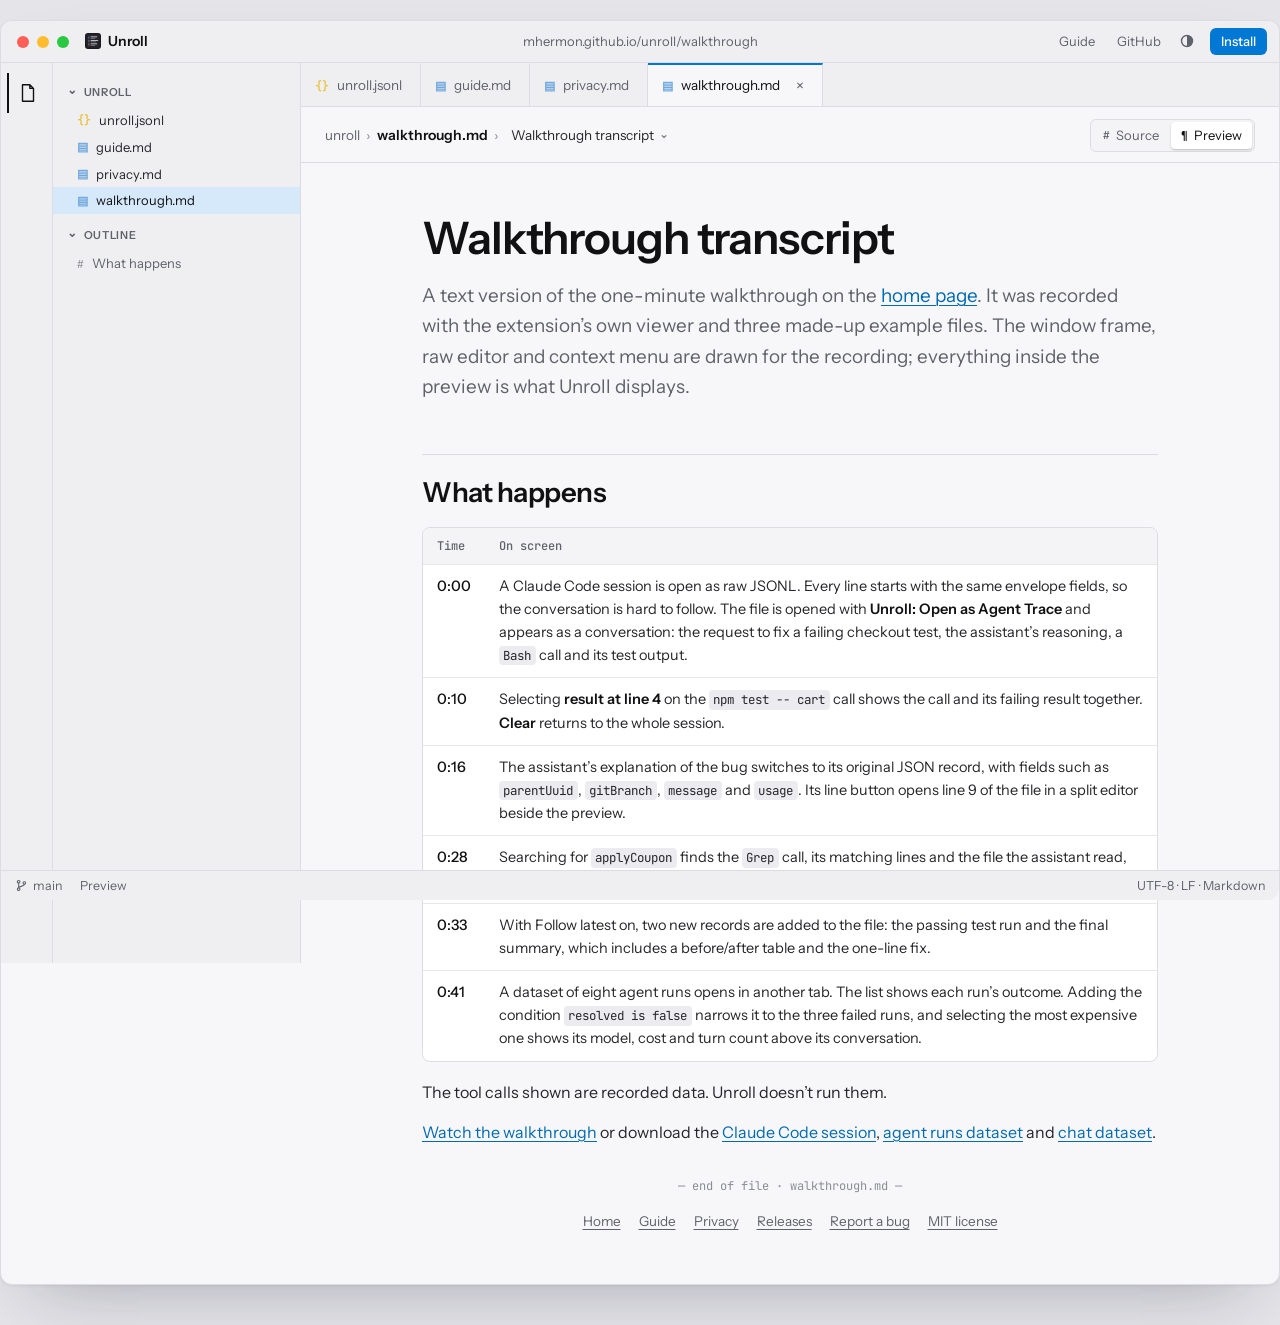
<file: demo-transcript.html>
<!doctype html>
<html lang="en">
<head>
<meta charset="utf-8">
<meta name="viewport" content="width=device-width,initial-scale=1">
<title>Walkthrough transcript | Unroll</title>
<meta name="description" content="Text transcript of the one-minute Unroll walkthrough: opening a Claude Code session, following a tool call, checking the raw record, search, live updates and a dataset of agent runs.">
<link rel="canonical" href="https://mhermon.github.io/unroll/demo-transcript.html">
<meta name="theme-color" content="#1a1a1c" media="(prefers-color-scheme: dark)">
<meta name="theme-color" content="#f4f4f6" media="(prefers-color-scheme: light)">
<link rel="icon" href="assets/icon.png">
<link rel="preload" href="assets/fonts/instrument-sans.woff2" as="font" type="font/woff2" crossorigin>
<link rel="preload" href="assets/fonts/jetbrains-mono.woff2" as="font" type="font/woff2" crossorigin>
<link rel="stylesheet" href="window.css">
<link rel="stylesheet" href="docs.css">
<script>try{const t=localStorage.getItem('unroll-theme');if(t)document.documentElement.dataset.theme=t}catch{}</script>
</head>
<body class="doc-page">
<a class="skip" href="#main">Skip to content</a>

<div class="window has-side">
  <header class="titlebar">
    <span class="lights" aria-hidden="true"><i data-light="close"></i><i data-light="min"></i><i data-light="max"></i></span>
    <a class="brand" href="./"><img src="assets/icon.png" width="16" height="16" alt="">Unroll</a>
    <span class="title-path" id="title-path">mhermon.github.io/unroll/walkthrough</span>
    <nav class="title-nav" aria-label="Main">
      <a href="guide.html">Guide</a>
      <a href="https://github.com/mhermon/unroll">GitHub</a>
      <button type="button" class="theme" id="theme" aria-label="Switch color theme" title="Switch color theme"><svg viewBox="0 0 16 16" aria-hidden="true"><circle cx="8" cy="8" r="5.5" fill="none" stroke="currentColor" stroke-width="1.4"/><path d="M8 2.5a5.5 5.5 0 0 1 0 11z" fill="currentColor"/></svg></button>
      <a class="btn primary small" href="./#install">Install</a>
    </nav>
  </header>

  <nav class="activity" aria-label="Views">
    <button type="button" data-explorer aria-pressed="true" aria-controls="side" title="Explorer" aria-label="Explorer"><svg viewBox="0 0 24 24"><path d="M6 3h8l4 4v14H6z M14 3v4h4" /></svg></button>
  </nav>

  <aside class="side" id="side" aria-label="Explorer">
    <section class="side-files">
      <h2>Unroll</h2>
      <nav aria-label="Files">
        <ul>
          <li><a href="./"><span class="ic braces">{}</span>unroll.jsonl</a></li>
          <li><a href="guide.html"><span class="ic doc">▤</span>guide.md</a></li>
          <li><a href="privacy.html"><span class="ic doc">▤</span>privacy.md</a></li>
          <li><a href="demo-transcript.html" aria-current="page"><span class="ic doc">▤</span>walkthrough.md</a></li>
        </ul>
      </nav>
    </section>
    <section class="side-outline" hidden>
      <h2>Outline</h2>
      <nav aria-label="Outline"><ol id="outline"></ol></nav>
    </section>
  </aside>

  <div class="editor">
    <div class="tabs" role="presentation">
      <a class="tab" href="./"><span class="ic braces">{}</span>unroll.jsonl</a>
      <a class="tab" href="guide.html"><span class="ic doc">▤</span>guide.md</a>
      <a class="tab hide-sm" href="privacy.html"><span class="ic doc">▤</span>privacy.md</a>
      <span class="tab active" aria-current="page"><span class="ic doc">▤</span>walkthrough.md<span class="x" aria-hidden="true">×</span></span>
    </div>

    <div class="toolbar doc-toolbar">
      <div class="file-line">
        <nav class="crumbs" aria-label="Breadcrumbs">
          <span class="crumb-root">unroll</span><span class="sep" aria-hidden="true">›</span>
          <strong class="file-name">walkthrough.md</strong><span class="sep" aria-hidden="true">›</span>
          <details class="crumb-menu" id="crumb-menu" hidden>
            <summary title="Go to a section"><span id="crumb-section"></span></summary>
            <ol></ol>
          </details>
        </nav>
        <span class="grow"></span>
        <div class="mode" role="group" aria-label="View">
          <button type="button" data-view="source" aria-pressed="false"><span class="ic">#</span>Source</button>
          <button type="button" data-view="preview" aria-pressed="true"><span class="ic">¶</span>Preview</button>
        </div>
      </div>
    </div>

    <main id="main" class="doc-body">
      <article class="prose">
        <h1>Walkthrough transcript</h1>
        <p class="lede">A text version of the one-minute walkthrough on the <a href="./#demo">home page</a>. It was recorded with the extension’s own viewer and three made-up example files. The window frame, raw editor and context menu are drawn for the recording; everything inside the preview is what Unroll displays.</p>

        <h2 id="what-happens">What happens</h2>
        <div class="table-scroll">
          <table>
            <thead><tr><th>Time</th><th>On screen</th></tr></thead>
            <tbody>
              <tr><td>0:00</td><td>A Claude Code session is open as raw JSONL. Every line starts with the same envelope fields, so the conversation is hard to follow. The file is opened with <strong>Unroll: Open as Agent Trace</strong> and appears as a conversation: the request to fix a failing checkout test, the assistant’s reasoning, a <code>Bash</code> call and its test output.</td></tr>
              <tr><td>0:10</td><td>Selecting <strong>result at line 4</strong> on the <code>npm test -- cart</code> call shows the call and its failing result together. <strong>Clear</strong> returns to the whole session.</td></tr>
              <tr><td>0:16</td><td>The assistant’s explanation of the bug switches to its original JSON record, with fields such as <code>parentUuid</code>, <code>gitBranch</code>, <code>message</code> and <code>usage</code>. Its line button opens line 9 of the file in a split editor beside the preview.</td></tr>
              <tr><td>0:28</td><td>Searching for <code>applyCoupon</code> finds the <code>Grep</code> call, its matching lines and the file the assistant read, with every match highlighted.</td></tr>
              <tr><td>0:33</td><td>With Follow latest on, two new records are added to the file: the passing test run and the final summary, which includes a before/after table and the one-line fix.</td></tr>
              <tr><td>0:41</td><td>A dataset of eight agent runs opens in another tab. The list shows each run’s outcome. Adding the condition <code>resolved is false</code> narrows it to the three failed runs, and selecting the most expensive one shows its model, cost and turn count above its conversation.</td></tr>
            </tbody>
          </table>
        </div>
        <p>The tool calls shown are recorded data. Unroll doesn’t run them.</p>
        <p><a href="./#demo">Watch the walkthrough</a> or download the <a href="examples/claude-session.jsonl" download>Claude Code session</a>, <a href="examples/agent-runs.jsonl" download>agent runs dataset</a> and <a href="examples/chat-samples.jsonl" download>chat dataset</a>.</p>
      </article>

      <footer class="eof">
        <span class="mono">— end of file · walkthrough.md —</span>
        <nav aria-label="Footer">
          <a href="./">Home</a>
          <a href="guide.html">Guide</a>
          <a href="privacy.html">Privacy</a>
          <a href="https://github.com/mhermon/unroll/releases">Releases</a>
          <a href="https://github.com/mhermon/unroll/issues/new/choose">Report a bug</a>
          <a href="LICENSE">MIT license</a>
        </nav>
      </footer>
    </main>
  </div>

  <footer class="statusbar">
    <span class="sb-branch"><svg viewBox="0 0 16 16" aria-hidden="true"><circle cx="4.5" cy="3.5" r="1.6"/><circle cx="4.5" cy="12.5" r="1.6"/><circle cx="11.5" cy="5" r="1.6"/><path d="M4.5 5.1v5.8M11.5 6.6c0 3-7 2-7 4.3"/></svg>main</span>
    <span id="sb-mode">Preview</span>
    <span class="grow"></span>
    <span class="hide-sm">UTF-8 · LF · Markdown</span>
  </footer>
</div>
<script src="window.js" defer></script>
<script src="docs.js" defer></script>
</body>
</html>
</file>
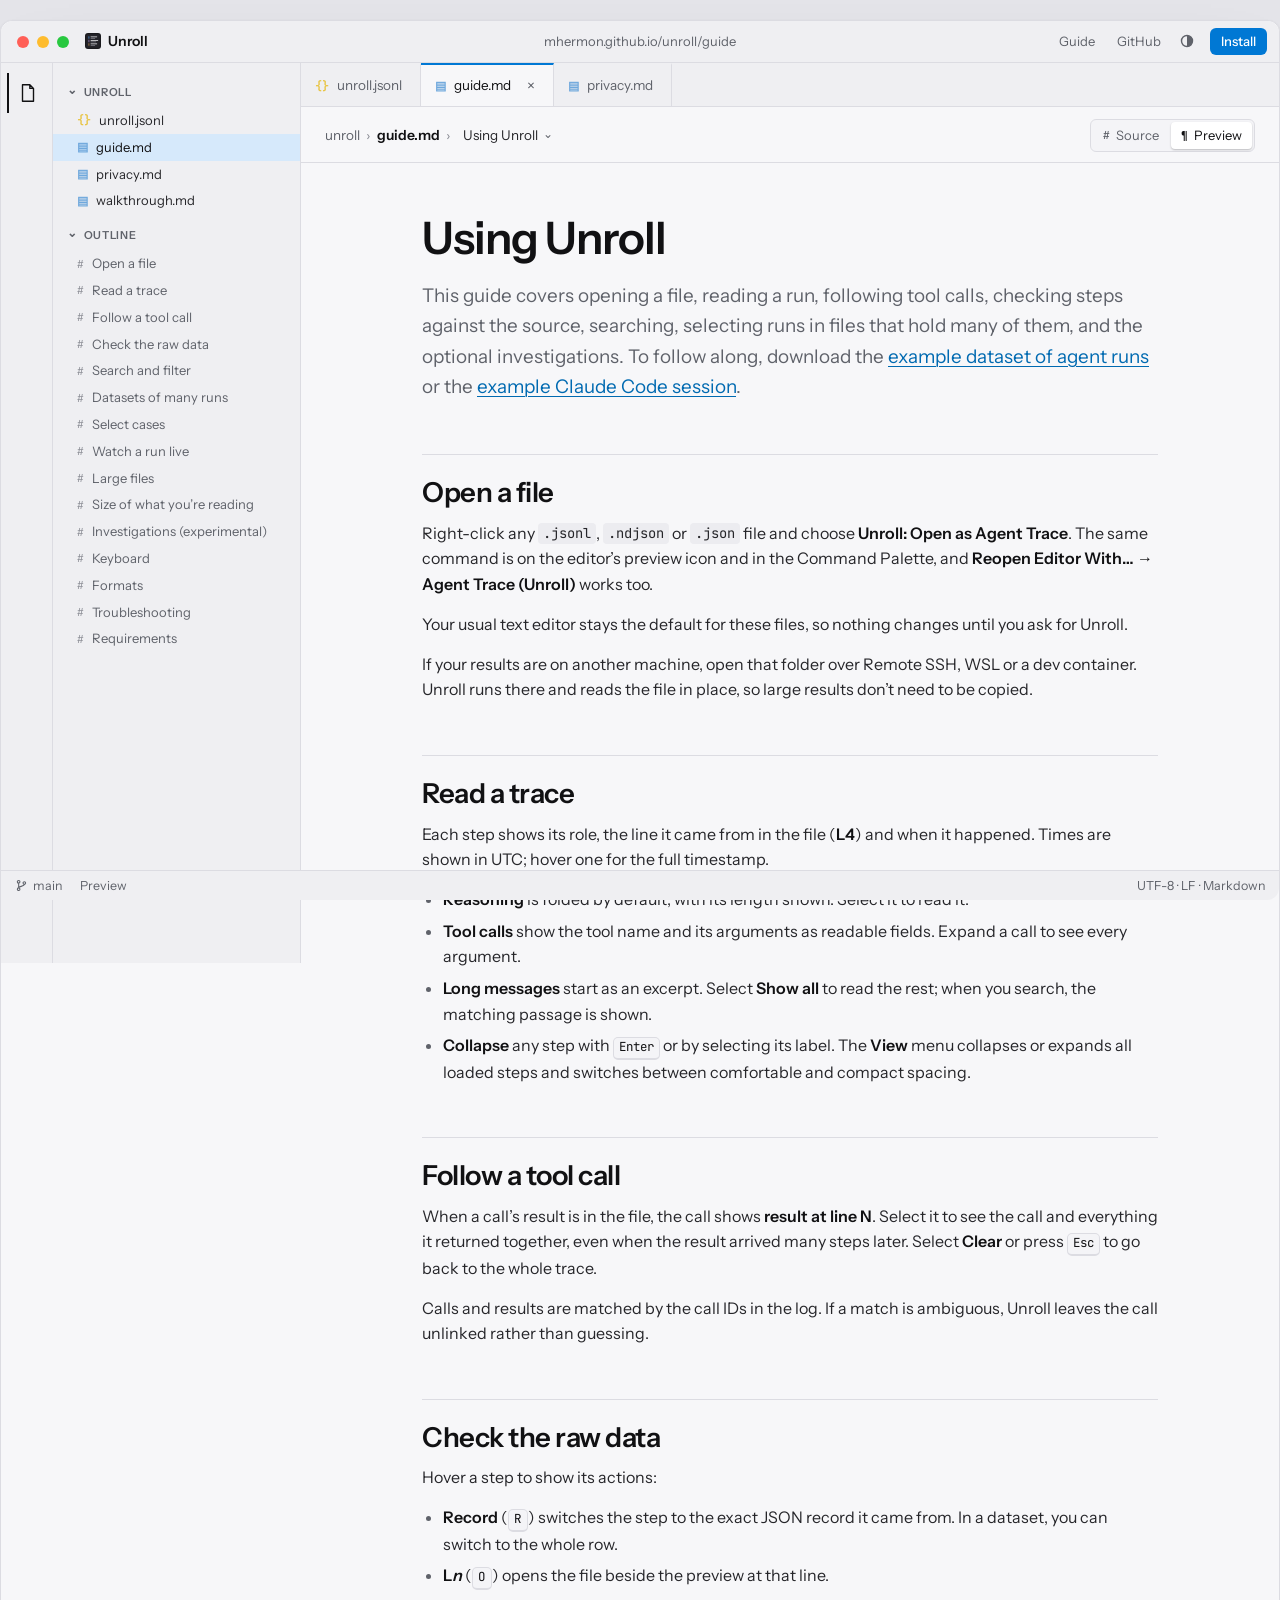
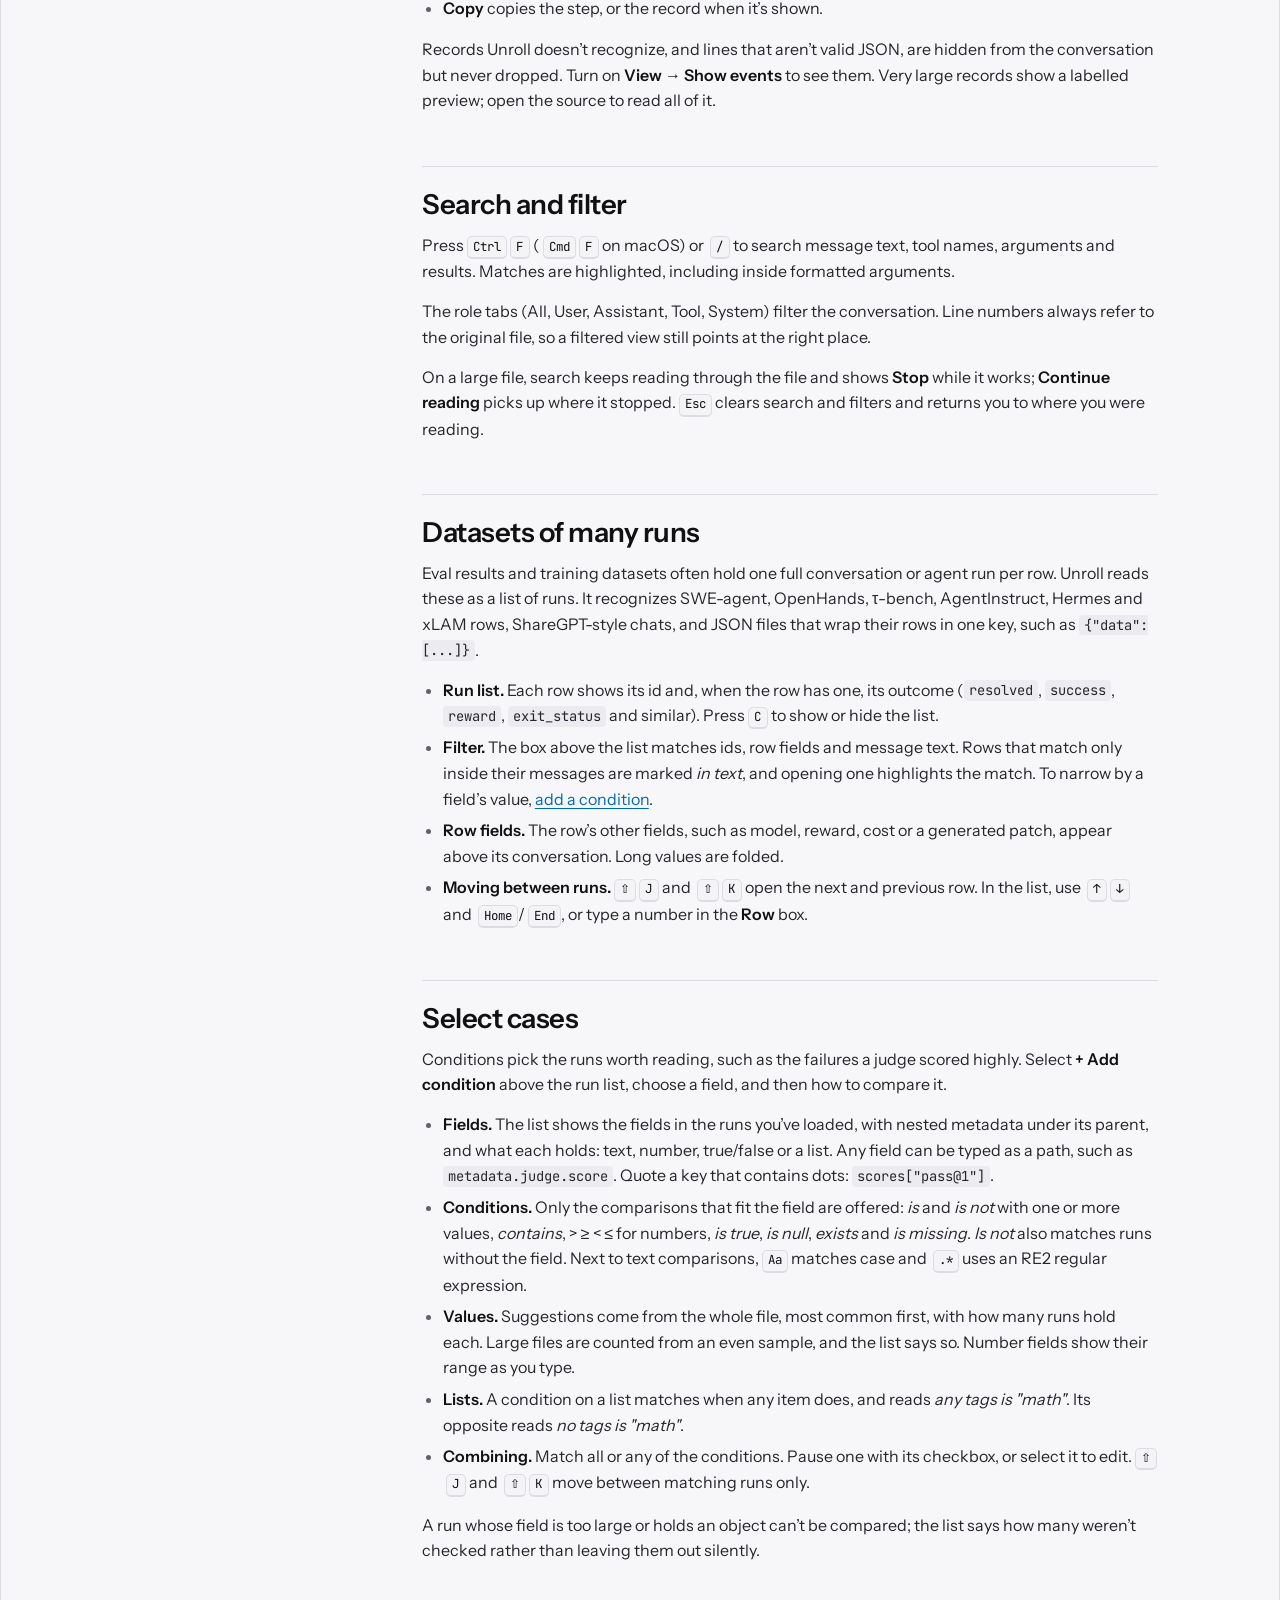
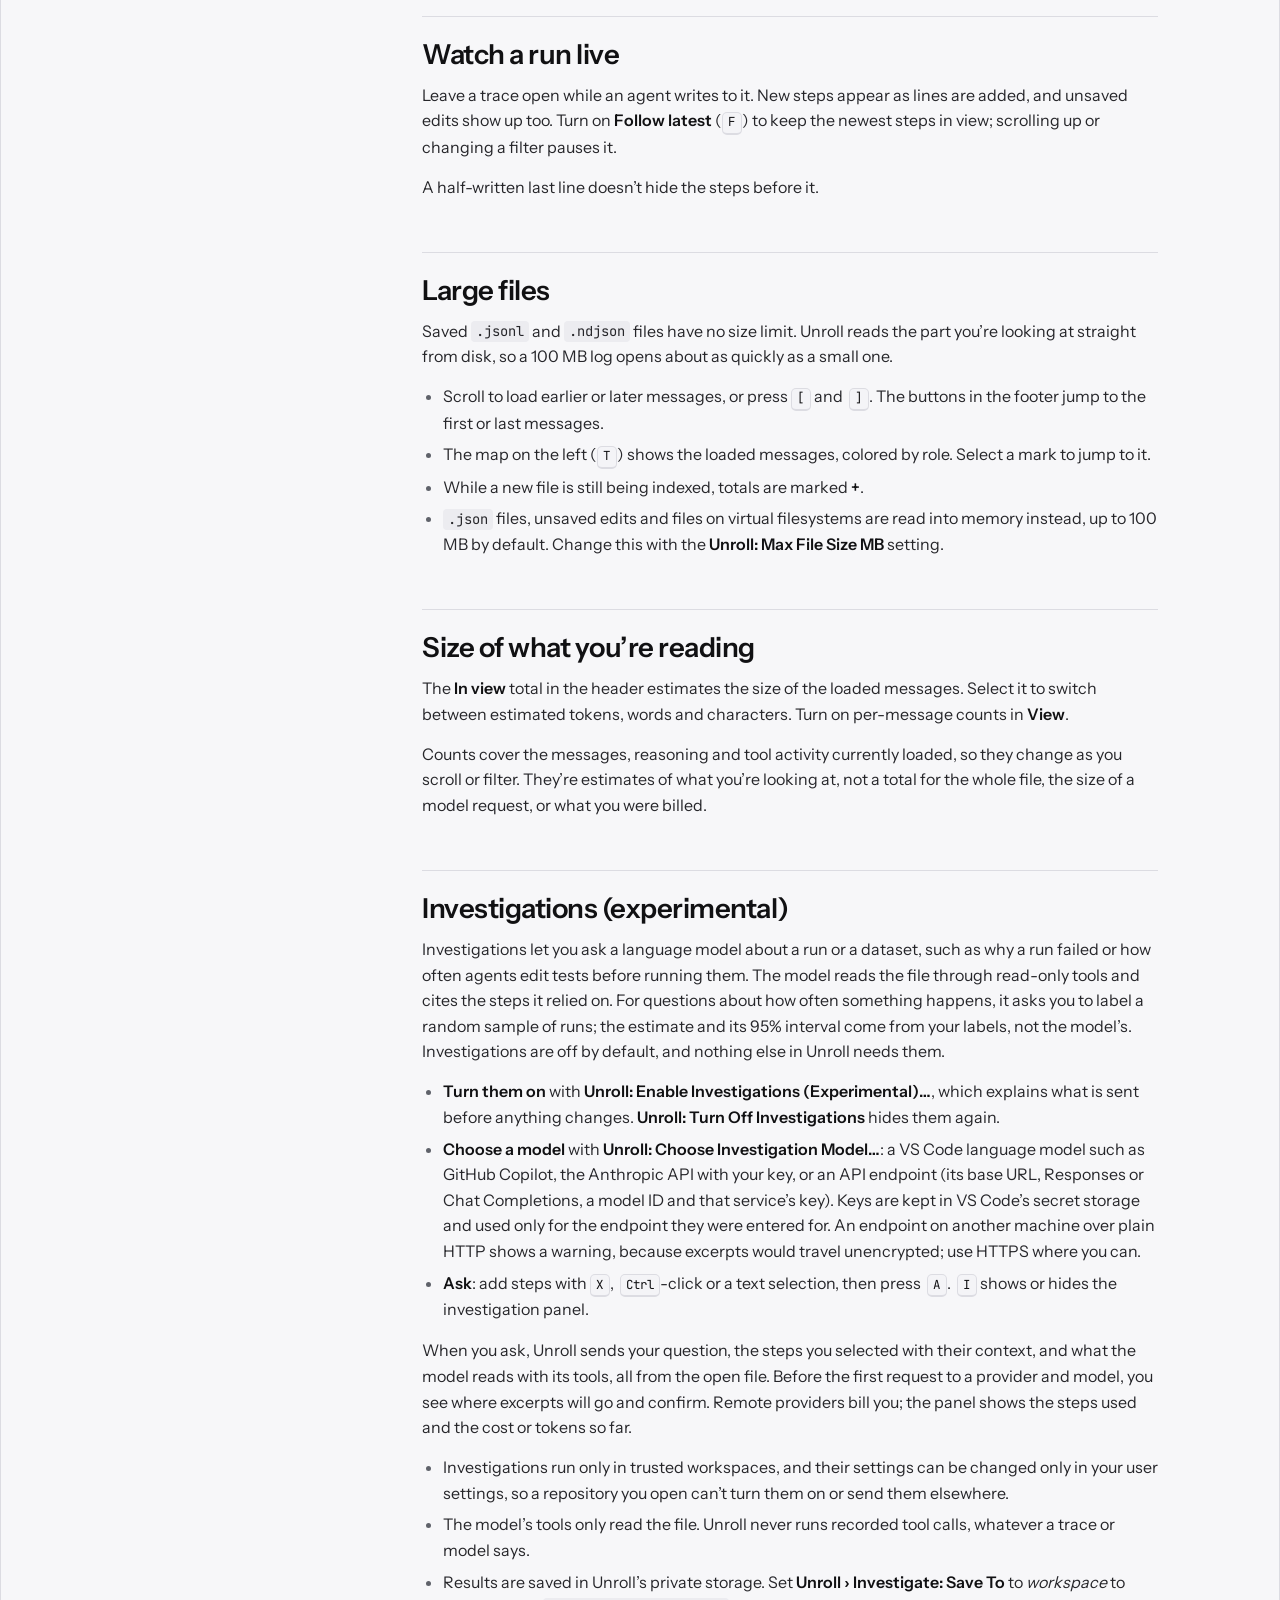
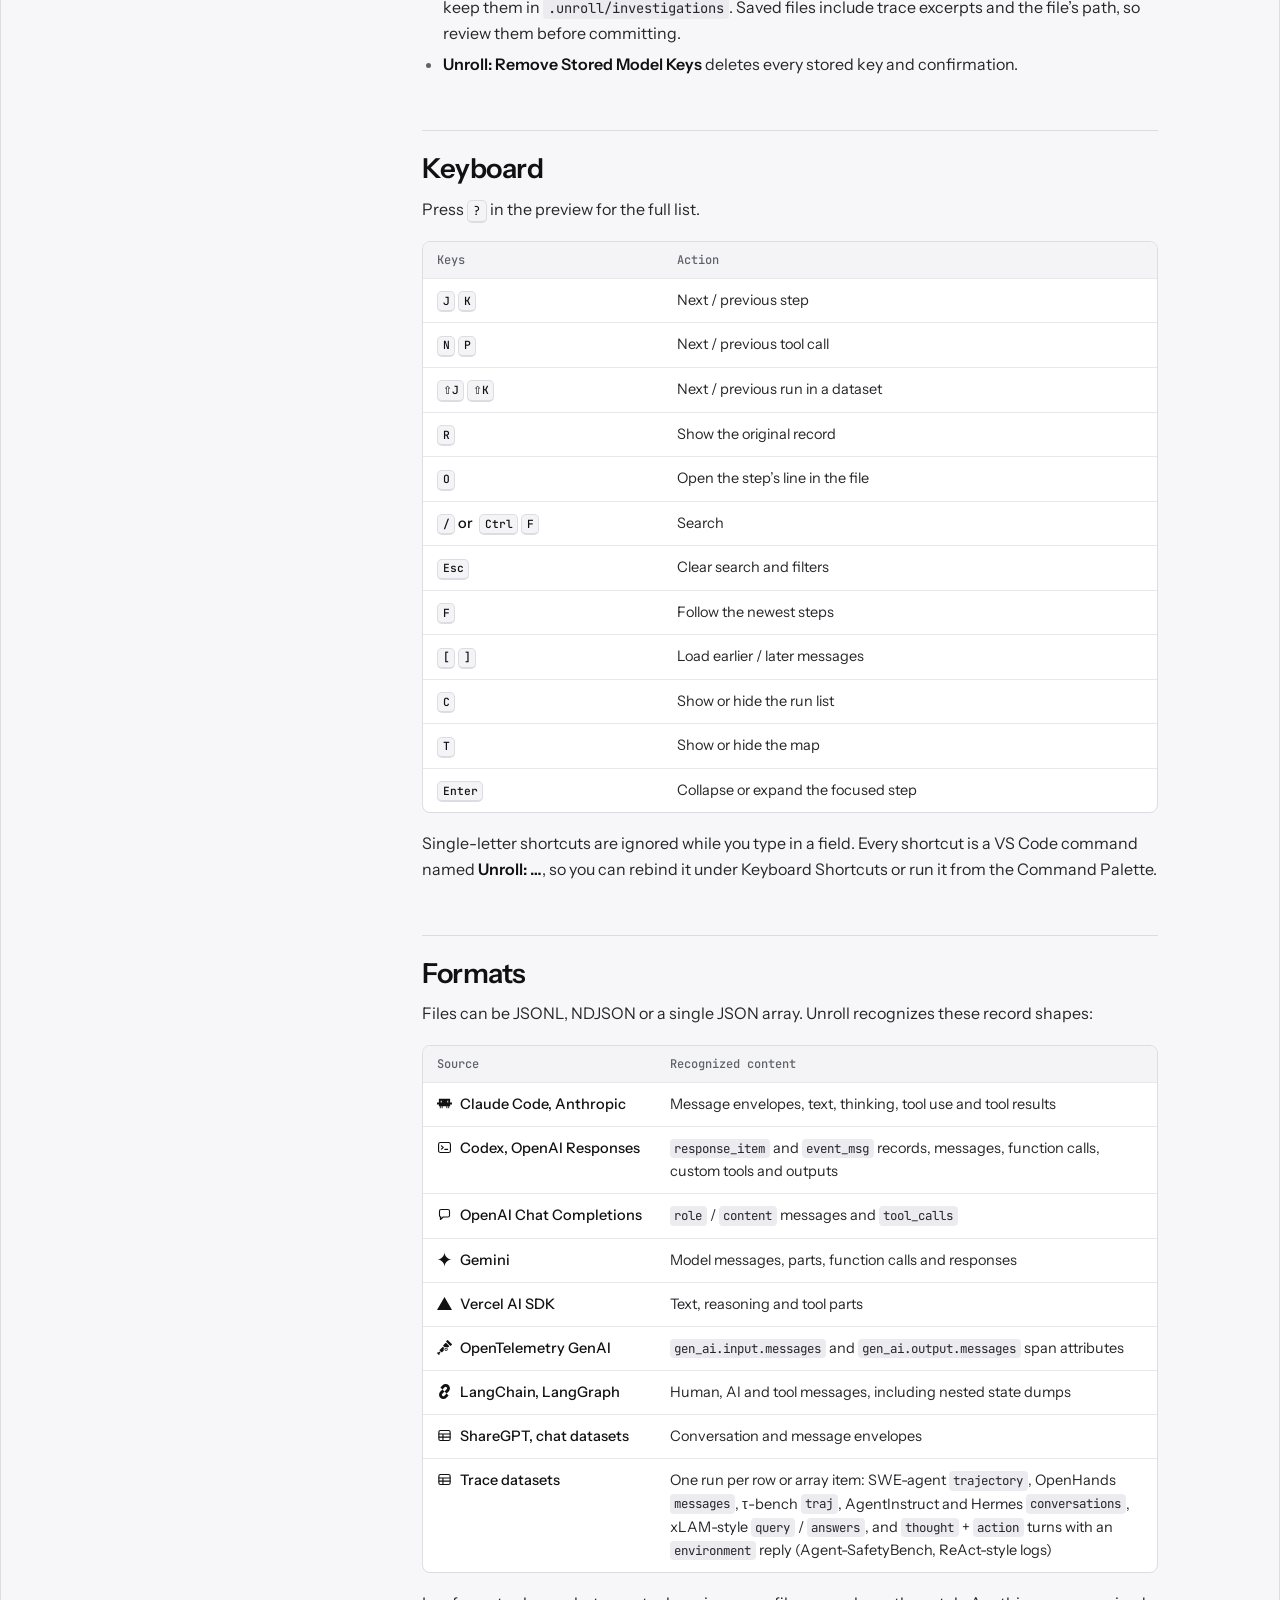
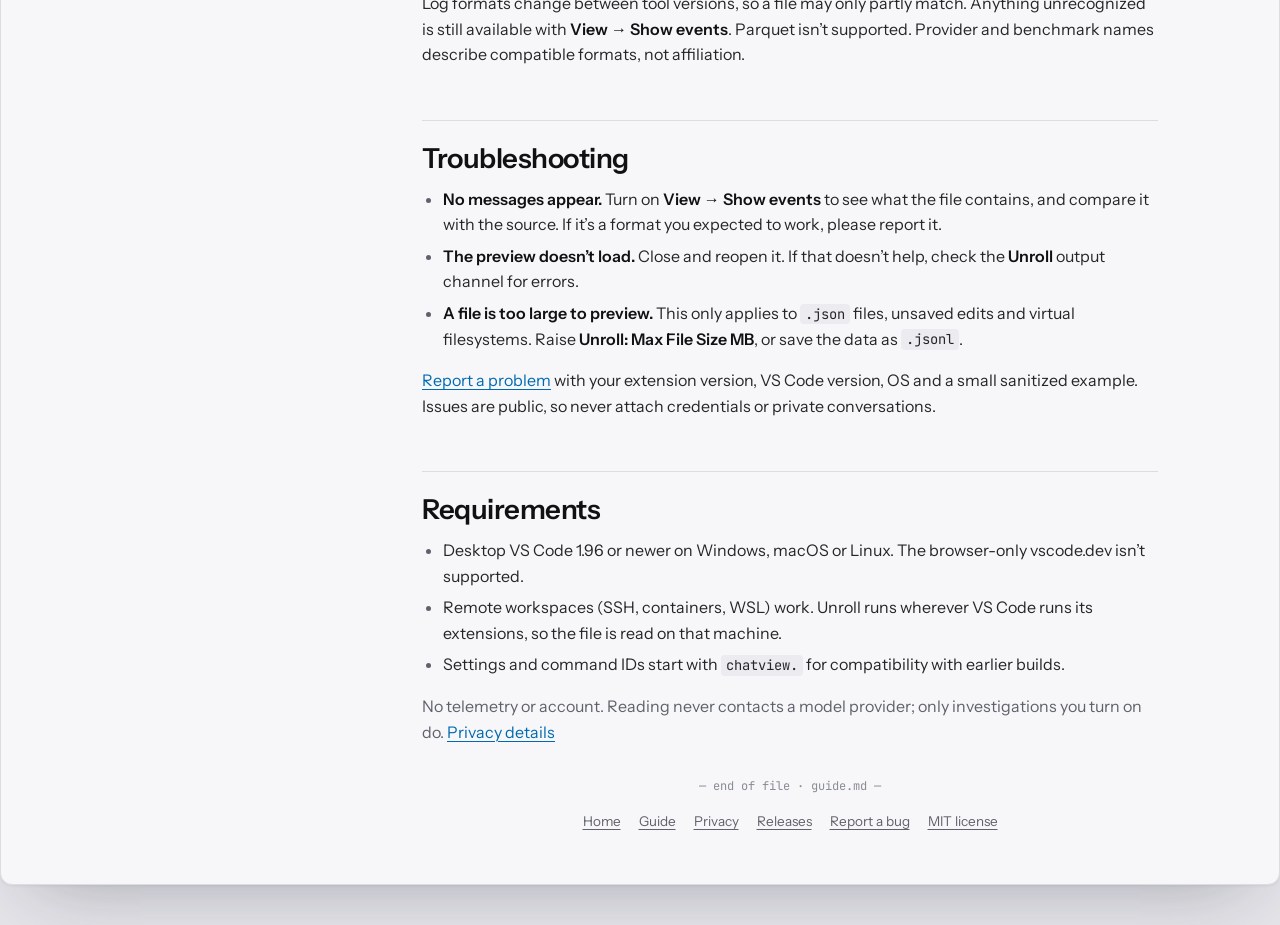
<file: guide.html>
<!doctype html>
<html lang="en">
<head>
<meta charset="utf-8">
<meta name="viewport" content="width=device-width,initial-scale=1">
<title>Guide | Unroll</title>
<meta name="description" content="How to use Unroll to read agent transcripts and eval runs in VS Code: open a results file, select runs by outcome or any field, follow tool calls, check steps against the raw JSON, search large files, and use the optional investigations.">
<link rel="canonical" href="https://mhermon.github.io/unroll/guide.html">
<meta name="theme-color" content="#1a1a1c" media="(prefers-color-scheme: dark)">
<meta name="theme-color" content="#f4f4f6" media="(prefers-color-scheme: light)">
<link rel="icon" href="assets/icon.png">
<link rel="preload" href="assets/fonts/instrument-sans.woff2" as="font" type="font/woff2" crossorigin>
<link rel="preload" href="assets/fonts/jetbrains-mono.woff2" as="font" type="font/woff2" crossorigin>
<link rel="stylesheet" href="window.css">
<link rel="stylesheet" href="docs.css">
<script>try{const t=localStorage.getItem('unroll-theme');if(t)document.documentElement.dataset.theme=t}catch{}</script>
</head>
<body class="doc-page">
<svg xmlns="http://www.w3.org/2000/svg" style="display:none" aria-hidden="true"><symbol id="i-claudecode" viewBox="0 0 24 24"><path fill="currentColor" d="M21 10.5h3v3h-3v3h-1.5v3H18v-3h-1.5v3H15v-3H9v3H7.5v-3H6v3H4.5v-3H3v-3H0v-3h3v-6h18Zm-15 0h1.5v-3H6Zm10.5 0H18v-3h-1.5z"/></symbol><symbol id="i-gemini" viewBox="0 0 24 24"><path fill="currentColor" d="M11.04 19.32Q12 21.51 12 24q0-2.49.93-4.68.96-2.19 2.58-3.81t3.81-2.55Q21.51 12 24 12q-2.49 0-4.68-.93a12.3 12.3 0 0 1-3.81-2.58 12.3 12.3 0 0 1-2.58-3.81Q12 2.49 12 0q0 2.49-.96 4.68-.93 2.19-2.55 3.81a12.3 12.3 0 0 1-3.81 2.58Q2.49 12 0 12q2.49 0 4.68.96 2.19.93 3.81 2.55t2.55 3.81"/></symbol><symbol id="i-vercel" viewBox="0 0 24 24"><path fill="currentColor" d="m12 1.608 12 20.784H0Z"/></symbol><symbol id="i-otel" viewBox="0 0 24 24"><path fill="currentColor" d="M12.6974 13.1173c-1.0224 1.0224-1.0224 2.68 0 3.7024 1.0224 1.0224 2.68 1.0224 3.7024 0 1.0224-1.0223 1.0224-2.68 0-3.7024-1.0223-1.0223-2.68-1.0223-3.7024 0zm2.7677 2.7701c-.5063.5063-1.3267.5063-1.833 0s-.5063-1.3266 0-1.833c.5063-.5062 1.3267-.5062 1.833 0 .5063.504.5063 1.3267 0 1.833zM16.356.2355l-1.6041 1.6042c-.314.314-.314.83 0 1.144L21.015 9.247c.314.314.83.314 1.144 0l1.6042-1.6041c.314-.314.314-.83 0-1.144L17.4976.2354c-.314-.314-.8276-.314-1.1416 0zM5.1173 20.734c.2848-.2848.2848-.7497 0-1.0345l-.8155-.8155c-.2848-.2848-.7497-.2848-1.0345 0l-1.6845 1.6845-.0024.0024-.4625-.4625c-.2556-.2556-.6718-.2556-.925 0-.2556.2556-.2556.6718 0 .925l2.775 2.775c.2556.2556.6718.2556.925 0 .2532-.2556.2556-.6718 0-.925l-.4625-.4625.0024-.0024zm8.4856-15.893-3.5637 3.5637c-.3164.3164-.3164.8374 0 1.1538l2.2006 2.2005c1.5554-1.1197 3.7365-.981 5.1361.4187l1.7819-1.7818c.3164-.3165.3164-.8374 0-1.1538l-4.401-4.401c-.3165-.319-.8374-.319-1.1539 0zm-2.2881 7.8455-1.2999-1.2999c-.3043-.3043-.8033-.3043-1.1076 0l-4.5836 4.586c-.3042.3043-.3042.8033 0 1.1076l2.5973 2.5973c.3043.3043.8033.3043 1.1076 0l2.9478-2.9527c-.6231-1.2877-.5112-2.8431.3384-4.0383z"/></symbol><symbol id="i-langchain" viewBox="0 0 24 24"><path fill="currentColor" d="M13.796 0a6.93 6.93 0 0 0-4.91 2.019L5.451 5.455l3.273 3.27 3.432-3.432a2.284 2.284 0 0 1 3.277 0 2.28 2.28 0 0 1 0 3.275L12 12.001l3.273 3.273 3.433-3.435c2.692-2.692 2.692-7.127 0-9.82A6.92 6.92 0 0 0 13.796 0m-5.07 8.728-3.433 3.434c-2.692 2.693-2.692 7.126 0 9.819A6.92 6.92 0 0 0 10.203 24a6.93 6.93 0 0 0 4.911-2.02l3.432-3.432-3.271-3.272-3.433 3.433a2.284 2.284 0 0 1-3.277 0 2.28 2.28 0 0 1 0-3.276L12 12z"/></symbol><symbol id="i-hf" viewBox="0 0 24 24"><path fill="currentColor" d="M12.025 1.13c-5.77 0-10.449 4.647-10.449 10.378 0 1.112.178 2.181.503 3.185.064-.222.203-.444.416-.577a.96.96 0 0 1 .524-.15c.293 0 .584.124.84.284.278.173.48.408.71.694.226.282.458.611.684.951v-.014c.017-.324.106-.622.264-.874s.403-.487.762-.543c.3-.047.596.06.787.203s.31.313.4.467c.15.257.212.468.233.542.01.026.653 1.552 1.657 2.54.616.605 1.01 1.223 1.082 1.912.055.537-.096 1.059-.38 1.572.637.121 1.294.187 1.967.187.657 0 1.298-.063 1.921-.178-.287-.517-.44-1.041-.384-1.581.07-.69.465-1.307 1.081-1.913 1.004-.987 1.647-2.513 1.657-2.539.021-.074.083-.285.233-.542.09-.154.208-.323.4-.467a1.08 1.08 0 0 1 .787-.203c.359.056.604.29.762.543s.247.55.265.874v.015c.225-.34.457-.67.683-.952.23-.286.432-.52.71-.694.257-.16.547-.284.84-.285a.97.97 0 0 1 .524.151c.228.143.373.388.43.625l.006.04a10.3 10.3 0 0 0 .534-3.273c0-5.731-4.678-10.378-10.449-10.378M8.327 6.583a1.5 1.5 0 0 1 .713.174 1.487 1.487 0 0 1 .617 2.013c-.183.343-.762-.214-1.102-.094-.38.134-.532.914-.917.71a1.487 1.487 0 0 1 .69-2.803m7.486 0a1.487 1.487 0 0 1 .689 2.803c-.385.204-.536-.576-.916-.71-.34-.12-.92.437-1.103.094a1.487 1.487 0 0 1 .617-2.013 1.5 1.5 0 0 1 .713-.174m-10.68 1.55a.96.96 0 1 1 0 1.921.96.96 0 0 1 0-1.92m13.838 0a.96.96 0 1 1 0 1.92.96.96 0 0 1 0-1.92M8.489 11.458c.588.01 1.965 1.157 3.572 1.164 1.607-.007 2.984-1.155 3.572-1.164.196-.003.305.12.305.454 0 .886-.424 2.328-1.563 3.202-.22-.756-1.396-1.366-1.63-1.32q-.011.001-.02.006l-.044.026-.01.008-.03.024q-.018.017-.035.036l-.032.04a1 1 0 0 0-.058.09l-.014.025q-.049.088-.11.19a1 1 0 0 1-.083.116 1.2 1.2 0 0 1-.173.18q-.035.029-.075.058a1.3 1.3 0 0 1-.251-.243 1 1 0 0 1-.076-.107c-.124-.193-.177-.363-.337-.444-.034-.016-.104-.008-.2.022q-.094.03-.216.087-.06.028-.125.063l-.13.074q-.067.04-.136.086a3 3 0 0 0-.135.096 3 3 0 0 0-.26.219 2 2 0 0 0-.12.121 2 2 0 0 0-.106.128l-.002.002a2 2 0 0 0-.09.132l-.001.001a1.2 1.2 0 0 0-.105.212q-.013.036-.024.073c-1.139-.875-1.563-2.317-1.563-3.203 0-.334.109-.457.305-.454m.836 10.354c.824-1.19.766-2.082-.365-3.194-1.13-1.112-1.789-2.738-1.789-2.738s-.246-.945-.806-.858-.97 1.499.202 2.362c1.173.864-.233 1.45-.685.64-.45-.812-1.683-2.896-2.322-3.295s-1.089-.175-.938.647 2.822 2.813 2.562 3.244-1.176-.506-1.176-.506-2.866-2.567-3.49-1.898.473 1.23 2.037 2.16c1.564.932 1.686 1.178 1.464 1.53s-3.675-2.511-4-1.297c-.323 1.214 3.524 1.567 3.287 2.405-.238.839-2.71-1.587-3.216-.642-.506.946 3.49 2.056 3.522 2.064 1.29.33 4.568 1.028 5.713-.624m5.349 0c-.824-1.19-.766-2.082.365-3.194 1.13-1.112 1.789-2.738 1.789-2.738s.246-.945.806-.858.97 1.499-.202 2.362c-1.173.864.233 1.45.685.64.451-.812 1.683-2.896 2.322-3.295s1.089-.175.938.647-2.822 2.813-2.562 3.244 1.176-.506 1.176-.506 2.866-2.567 3.49-1.898-.473 1.23-2.037 2.16c-1.564.932-1.686 1.178-1.464 1.53s3.675-2.511 4-1.297c.323 1.214-3.524 1.567-3.287 2.405.238.839 2.71-1.587 3.216-.642.506.946-3.49 2.056-3.522 2.064-1.29.33-4.568 1.028-5.713-.624"/></symbol><symbol id="i-terminal" viewBox="0 0 24 24"><rect x="2.5" y="4" width="19" height="16" rx="3" fill="none" stroke="currentColor" stroke-width="1.8" stroke-linecap="round" stroke-linejoin="round"/><path d="M7 9.5l3 2.5-3 2.5M12.5 15h4.5" fill="none" stroke="currentColor" stroke-width="1.8" stroke-linecap="round" stroke-linejoin="round"/></symbol><symbol id="i-chat" viewBox="0 0 24 24"><path d="M4 6.5A2.5 2.5 0 0 1 6.5 4h11A2.5 2.5 0 0 1 20 6.5v7a2.5 2.5 0 0 1-2.5 2.5H10l-4.5 4v-4H6.5A2.5 2.5 0 0 1 4 13.5z" fill="none" stroke="currentColor" stroke-width="1.8" stroke-linecap="round" stroke-linejoin="round"/></symbol><symbol id="i-table" viewBox="0 0 24 24"><rect x="3" y="4" width="18" height="16" rx="2.5" fill="none" stroke="currentColor" stroke-width="1.8" stroke-linecap="round" stroke-linejoin="round"/><path d="M3 9.5h18M3 14.5h18M9.5 9.5V20" fill="none" stroke="currentColor" stroke-width="1.8" stroke-linecap="round" stroke-linejoin="round"/></symbol></svg>
<a class="skip" href="#main">Skip to content</a>

<div class="window has-side">
  <header class="titlebar">
    <span class="lights" aria-hidden="true"><i data-light="close"></i><i data-light="min"></i><i data-light="max"></i></span>
    <a class="brand" href="./"><img src="assets/icon.png" width="16" height="16" alt="">Unroll</a>
    <span class="title-path" id="title-path">mhermon.github.io/unroll/guide</span>
    <nav class="title-nav" aria-label="Main">
      <a href="guide.html" aria-current="page">Guide</a>
      <a href="https://github.com/mhermon/unroll">GitHub</a>
      <button type="button" class="theme" id="theme" aria-label="Switch color theme" title="Switch color theme"><svg viewBox="0 0 16 16" aria-hidden="true"><circle cx="8" cy="8" r="5.5" fill="none" stroke="currentColor" stroke-width="1.4"/><path d="M8 2.5a5.5 5.5 0 0 1 0 11z" fill="currentColor"/></svg></button>
      <a class="btn primary small" href="./#install">Install</a>
    </nav>
  </header>

  <nav class="activity" aria-label="Views">
    <button type="button" data-explorer aria-pressed="true" aria-controls="side" title="Explorer" aria-label="Explorer"><svg viewBox="0 0 24 24"><path d="M6 3h8l4 4v14H6z M14 3v4h4" /></svg></button>
  </nav>

  <aside class="side" id="side" aria-label="Explorer">
    <section class="side-files">
      <h2>Unroll</h2>
      <nav aria-label="Files">
        <ul>
          <li><a href="./"><span class="ic braces">{}</span>unroll.jsonl</a></li>
          <li><a href="guide.html" aria-current="page"><span class="ic doc">▤</span>guide.md</a></li>
          <li><a href="privacy.html"><span class="ic doc">▤</span>privacy.md</a></li>
          <li><a href="demo-transcript.html"><span class="ic doc">▤</span>walkthrough.md</a></li>
        </ul>
      </nav>
    </section>
    <section class="side-outline" hidden>
      <h2>Outline</h2>
      <nav aria-label="Outline"><ol id="outline"></ol></nav>
    </section>
  </aside>

  <div class="editor">
    <div class="tabs" role="presentation">
      <a class="tab" href="./"><span class="ic braces">{}</span>unroll.jsonl</a>
      <span class="tab active" aria-current="page"><span class="ic doc">▤</span>guide.md<span class="x" aria-hidden="true">×</span></span>
      <a class="tab hide-sm" href="privacy.html"><span class="ic doc">▤</span>privacy.md</a>
    </div>

    <div class="toolbar doc-toolbar">
      <div class="file-line">
        <nav class="crumbs" aria-label="Breadcrumbs">
          <span class="crumb-root">unroll</span><span class="sep" aria-hidden="true">›</span>
          <strong class="file-name">guide.md</strong><span class="sep" aria-hidden="true">›</span>
          <details class="crumb-menu" id="crumb-menu" hidden>
            <summary title="Go to a section"><span id="crumb-section"></span></summary>
            <ol></ol>
          </details>
        </nav>
        <span class="grow"></span>
        <div class="mode" role="group" aria-label="View">
          <button type="button" data-view="source" aria-pressed="false"><span class="ic">#</span>Source</button>
          <button type="button" data-view="preview" aria-pressed="true"><span class="ic">¶</span>Preview</button>
        </div>
      </div>
    </div>

    <main id="main" class="doc-body">
      <article class="prose">
        <h1>Using Unroll</h1>
        <p class="lede">This guide covers opening a file, reading a run, following tool calls, checking steps against the source, searching, selecting runs in files that hold many of them, and the optional investigations. To follow along, download the <a href="examples/agent-runs.jsonl" download>example dataset of agent runs</a> or the <a href="examples/claude-session.jsonl" download>example Claude Code session</a>.</p>

        <h2 id="open">Open a file</h2>
        <p>Right-click any <code>.jsonl</code>, <code>.ndjson</code> or <code>.json</code> file and choose <strong>Unroll: Open as Agent Trace</strong>. The same command is on the editor’s preview icon and in the Command Palette, and <strong>Reopen Editor With… → Agent Trace (Unroll)</strong> works too.</p>
        <p>Your usual text editor stays the default for these files, so nothing changes until you ask for Unroll.</p>
        <p>If your results are on another machine, open that folder over Remote SSH, WSL or a dev container. Unroll runs there and reads the file in place, so large results don’t need to be copied.</p>

        <h2 id="read">Read a trace</h2>
        <p>Each step shows its role, the line it came from in the file (<strong>L4</strong>) and when it happened. Times are shown in UTC; hover one for the full timestamp.</p>
        <ul>
          <li><strong>Reasoning</strong> is folded by default, with its length shown. Select it to read it.</li>
          <li><strong>Tool calls</strong> show the tool name and its arguments as readable fields. Expand a call to see every argument.</li>
          <li><strong>Long messages</strong> start as an excerpt. Select <strong>Show all</strong> to read the rest; when you search, the matching passage is shown.</li>
          <li><strong>Collapse</strong> any step with <kbd>Enter</kbd> or by selecting its label. The <strong>View</strong> menu collapses or expands all loaded steps and switches between comfortable and compact spacing.</li>
        </ul>

        <h2 id="tools">Follow a tool call</h2>
        <p>When a call’s result is in the file, the call shows <strong>result at line N</strong>. Select it to see the call and everything it returned together, even when the result arrived many steps later. Select <strong>Clear</strong> or press <kbd>Esc</kbd> to go back to the whole trace.</p>
        <p>Calls and results are matched by the call IDs in the log. If a match is ambiguous, Unroll leaves the call unlinked rather than guessing.</p>

        <h2 id="records">Check the raw data</h2>
        <p>Hover a step to show its actions:</p>
        <ul>
          <li><strong>Record</strong> (<kbd>R</kbd>) switches the step to the exact JSON record it came from. In a dataset, you can switch to the whole row.</li>
          <li><strong>L<em>n</em></strong> (<kbd>O</kbd>) opens the file beside the preview at that line.</li>
          <li><strong>Copy</strong> copies the step, or the record when it’s shown.</li>
        </ul>
        <p>Records Unroll doesn’t recognize, and lines that aren’t valid JSON, are hidden from the conversation but never dropped. Turn on <strong>View → Show events</strong> to see them. Very large records show a labelled preview; open the source to read all of it.</p>

        <h2 id="search">Search and filter</h2>
        <p>Press <kbd>Ctrl</kbd><kbd>F</kbd> (<kbd>Cmd</kbd><kbd>F</kbd> on macOS) or <kbd>/</kbd> to search message text, tool names, arguments and results. Matches are highlighted, including inside formatted arguments.</p>
        <p>The role tabs (All, User, Assistant, Tool, System) filter the conversation. Line numbers always refer to the original file, so a filtered view still points at the right place.</p>
        <p>On a large file, search keeps reading through the file and shows <strong>Stop</strong> while it works; <strong>Continue reading</strong> picks up where it stopped. <kbd>Esc</kbd> clears search and filters and returns you to where you were reading.</p>

        <h2 id="datasets">Datasets of many runs</h2>
        <p>Eval results and training datasets often hold one full conversation or agent run per row. Unroll reads these as a list of runs. It recognizes SWE-agent, OpenHands, τ-bench, AgentInstruct, Hermes and xLAM rows, ShareGPT-style chats, and JSON files that wrap their rows in one key, such as <code>{"data": [...]}</code>.</p>
        <ul>
          <li><strong>Run list.</strong> Each row shows its id and, when the row has one, its outcome (<code>resolved</code>, <code>success</code>, <code>reward</code>, <code>exit_status</code> and similar). Press <kbd>C</kbd> to show or hide the list.</li>
          <li><strong>Filter.</strong> The box above the list matches ids, row fields and message text. Rows that match only inside their messages are marked <em>in text</em>, and opening one highlights the match. To narrow by a field’s value, <a href="#cases">add a condition</a>.</li>
          <li><strong>Row fields.</strong> The row’s other fields, such as model, reward, cost or a generated patch, appear above its conversation. Long values are folded.</li>
          <li><strong>Moving between runs.</strong> <kbd>⇧</kbd><kbd>J</kbd> and <kbd>⇧</kbd><kbd>K</kbd> open the next and previous row. In the list, use <kbd>↑</kbd><kbd>↓</kbd> and <kbd>Home</kbd>/<kbd>End</kbd>, or type a number in the <strong>Row</strong> box.</li>
        </ul>

        <h2 id="cases">Select cases</h2>
        <p>Conditions pick the runs worth reading, such as the failures a judge scored highly. Select <strong>+ Add condition</strong> above the run list, choose a field, and then how to compare it.</p>
        <ul>
          <li><strong>Fields.</strong> The list shows the fields in the runs you’ve loaded, with nested metadata under its parent, and what each holds: text, number, true/false or a list. Any field can be typed as a path, such as <code>metadata.judge.score</code>. Quote a key that contains dots: <code>scores["pass@1"]</code>.</li>
          <li><strong>Conditions.</strong> Only the comparisons that fit the field are offered: <em>is</em> and <em>is not</em> with one or more values, <em>contains</em>, &gt; ≥ &lt; ≤ for numbers, <em>is true</em>, <em>is null</em>, <em>exists</em> and <em>is missing</em>. <em>Is not</em> also matches runs without the field. Next to text comparisons, <kbd>Aa</kbd> matches case and <kbd>.*</kbd> uses an RE2 regular expression.</li>
          <li><strong>Values.</strong> Suggestions come from the whole file, most common first, with how many runs hold each. Large files are counted from an even sample, and the list says so. Number fields show their range as you type.</li>
          <li><strong>Lists.</strong> A condition on a list matches when any item does, and reads <em>any tags is "math"</em>. Its opposite reads <em>no tags is "math"</em>.</li>
          <li><strong>Combining.</strong> Match all or any of the conditions. Pause one with its checkbox, or select it to edit. <kbd>⇧</kbd><kbd>J</kbd> and <kbd>⇧</kbd><kbd>K</kbd> move between matching runs only.</li>
        </ul>
        <p>A run whose field is too large or holds an object can’t be compared; the list says how many weren’t checked rather than leaving them out silently.</p>

        <h2 id="live">Watch a run live</h2>
        <p>Leave a trace open while an agent writes to it. New steps appear as lines are added, and unsaved edits show up too. Turn on <strong>Follow latest</strong> (<kbd>F</kbd>) to keep the newest steps in view; scrolling up or changing a filter pauses it.</p>
        <p>A half-written last line doesn’t hide the steps before it.</p>

        <h2 id="large">Large files</h2>
        <p>Saved <code>.jsonl</code> and <code>.ndjson</code> files have no size limit. Unroll reads the part you’re looking at straight from disk, so a 100 MB log opens about as quickly as a small one.</p>
        <ul>
          <li>Scroll to load earlier or later messages, or press <kbd>[</kbd> and <kbd>]</kbd>. The buttons in the footer jump to the first or last messages.</li>
          <li>The map on the left (<kbd>T</kbd>) shows the loaded messages, colored by role. Select a mark to jump to it.</li>
          <li>While a new file is still being indexed, totals are marked <strong>+</strong>.</li>
          <li><code>.json</code> files, unsaved edits and files on virtual filesystems are read into memory instead, up to 100 MB by default. Change this with the <strong>Unroll: Max File Size MB</strong> setting.</li>
        </ul>

        <h2 id="counts">Size of what you’re reading</h2>
        <p>The <strong>In view</strong> total in the header estimates the size of the loaded messages. Select it to switch between estimated tokens, words and characters. Turn on per-message counts in <strong>View</strong>.</p>
        <p>Counts cover the messages, reasoning and tool activity currently loaded, so they change as you scroll or filter. They’re estimates of what you’re looking at, not a total for the whole file, the size of a model request, or what you were billed.</p>

        <h2 id="investigations">Investigations (experimental)</h2>
        <p>Investigations let you ask a language model about a run or a dataset, such as why a run failed or how often agents edit tests before running them. The model reads the file through read-only tools and cites the steps it relied on. For questions about how often something happens, it asks you to label a random sample of runs; the estimate and its 95% interval come from your labels, not the model’s. Investigations are off by default, and nothing else in Unroll needs them.</p>
        <ul>
          <li><strong>Turn them on</strong> with <strong>Unroll: Enable Investigations (Experimental)…</strong>, which explains what is sent before anything changes. <strong>Unroll: Turn Off Investigations</strong> hides them again.</li>
          <li><strong>Choose a model</strong> with <strong>Unroll: Choose Investigation Model…</strong>: a VS Code language model such as GitHub Copilot, the Anthropic API with your key, or an API endpoint (its base URL, Responses or Chat Completions, a model ID and that service’s key). Keys are kept in VS Code’s secret storage and used only for the endpoint they were entered for. An endpoint on another machine over plain HTTP shows a warning, because excerpts would travel unencrypted; use HTTPS where you can.</li>
          <li><strong>Ask</strong>: add steps with <kbd>X</kbd>, <kbd>Ctrl</kbd>-click or a text selection, then press <kbd>A</kbd>. <kbd>I</kbd> shows or hides the investigation panel.</li>
        </ul>
        <p>When you ask, Unroll sends your question, the steps you selected with their context, and what the model reads with its tools, all from the open file. Before the first request to a provider and model, you see where excerpts will go and confirm. Remote providers bill you; the panel shows the steps used and the cost or tokens so far.</p>
        <ul>
          <li>Investigations run only in trusted workspaces, and their settings can be changed only in your user settings, so a repository you open can’t turn them on or send them elsewhere.</li>
          <li>The model’s tools only read the file. Unroll never runs recorded tool calls, whatever a trace or model says.</li>
          <li>Results are saved in Unroll’s private storage. Set <strong>Unroll › Investigate: Save To</strong> to <em>workspace</em> to keep them in <code>.unroll/investigations</code>. Saved files include trace excerpts and the file’s path, so review them before committing.</li>
          <li><strong>Unroll: Remove Stored Model Keys</strong> deletes every stored key and confirmation.</li>
        </ul>

        <h2 id="keys">Keyboard</h2>
        <p>Press <kbd>?</kbd> in the preview for the full list.</p>
        <div class="table-scroll">
          <table>
            <thead><tr><th>Keys</th><th>Action</th></tr></thead>
            <tbody>
              <tr><td><kbd>J</kbd><kbd>K</kbd></td><td>Next / previous step</td></tr>
              <tr><td><kbd>N</kbd><kbd>P</kbd></td><td>Next / previous tool call</td></tr>
              <tr><td><kbd>⇧J</kbd><kbd>⇧K</kbd></td><td>Next / previous run in a dataset</td></tr>
              <tr><td><kbd>R</kbd></td><td>Show the original record</td></tr>
              <tr><td><kbd>O</kbd></td><td>Open the step’s line in the file</td></tr>
              <tr><td><kbd>/</kbd> or <kbd>Ctrl</kbd><kbd>F</kbd></td><td>Search</td></tr>
              <tr><td><kbd>Esc</kbd></td><td>Clear search and filters</td></tr>
              <tr><td><kbd>F</kbd></td><td>Follow the newest steps</td></tr>
              <tr><td><kbd>[</kbd><kbd>]</kbd></td><td>Load earlier / later messages</td></tr>
              <tr><td><kbd>C</kbd></td><td>Show or hide the run list</td></tr>
              <tr><td><kbd>T</kbd></td><td>Show or hide the map</td></tr>
              <tr><td><kbd>Enter</kbd></td><td>Collapse or expand the focused step</td></tr>
            </tbody>
          </table>
        </div>
        <p>Single-letter shortcuts are ignored while you type in a field. Every shortcut is a VS Code command named <strong>Unroll: …</strong>, so you can rebind it under Keyboard Shortcuts or run it from the Command Palette.</p>

        <h2 id="formats">Formats</h2>
        <p>Files can be JSONL, NDJSON or a single JSON array. Unroll recognizes these record shapes:</p>
        <div class="table-scroll">
          <table>
            <thead><tr><th>Source</th><th>Recognized content</th></tr></thead>
            <tbody>
              <tr><td><svg class="logo" aria-hidden="true"><use href="#i-claudecode"/></svg>Claude Code, Anthropic</td><td>Message envelopes, text, thinking, tool use and tool results</td></tr>
              <tr><td><svg class="logo" aria-hidden="true"><use href="#i-terminal"/></svg>Codex, OpenAI Responses</td><td><code>response_item</code> and <code>event_msg</code> records, messages, function calls, custom tools and outputs</td></tr>
              <tr><td><svg class="logo" aria-hidden="true"><use href="#i-chat"/></svg>OpenAI Chat Completions</td><td><code>role</code> / <code>content</code> messages and <code>tool_calls</code></td></tr>
              <tr><td><svg class="logo" aria-hidden="true"><use href="#i-gemini"/></svg>Gemini</td><td>Model messages, parts, function calls and responses</td></tr>
              <tr><td><svg class="logo" aria-hidden="true"><use href="#i-vercel"/></svg>Vercel AI SDK</td><td>Text, reasoning and tool parts</td></tr>
              <tr><td><svg class="logo" aria-hidden="true"><use href="#i-otel"/></svg>OpenTelemetry GenAI</td><td><code>gen_ai.input.messages</code> and <code>gen_ai.output.messages</code> span attributes</td></tr>
              <tr><td><svg class="logo" aria-hidden="true"><use href="#i-langchain"/></svg>LangChain, LangGraph</td><td>Human, AI and tool messages, including nested state dumps</td></tr>
              <tr><td><svg class="logo" aria-hidden="true"><use href="#i-table"/></svg>ShareGPT, chat datasets</td><td>Conversation and message envelopes</td></tr>
              <tr><td><svg class="logo" aria-hidden="true"><use href="#i-table"/></svg>Trace datasets</td><td>One run per row or array item: SWE-agent <code>trajectory</code>, OpenHands <code>messages</code>, τ-bench <code>traj</code>, AgentInstruct and Hermes <code>conversations</code>, xLAM-style <code>query</code> / <code>answers</code>, and <code>thought</code> + <code>action</code> turns with an <code>environment</code> reply (Agent-SafetyBench, ReAct-style logs)</td></tr>
            </tbody>
          </table>
        </div>
        <p>Log formats change between tool versions, so a file may only partly match. Anything unrecognized is still available with <strong>View → Show events</strong>. Parquet isn’t supported. Provider and benchmark names describe compatible formats, not affiliation.</p>

        <h2 id="help">Troubleshooting</h2>
        <ul>
          <li><strong>No messages appear.</strong> Turn on <strong>View → Show events</strong> to see what the file contains, and compare it with the source. If it’s a format you expected to work, please report it.</li>
          <li><strong>The preview doesn’t load.</strong> Close and reopen it. If that doesn’t help, check the <strong>Unroll</strong> output channel for errors.</li>
          <li><strong>A file is too large to preview.</strong> This only applies to <code>.json</code> files, unsaved edits and virtual filesystems. Raise <strong>Unroll: Max File Size MB</strong>, or save the data as <code>.jsonl</code>.</li>
        </ul>
        <p><a href="https://github.com/mhermon/unroll/issues/new/choose">Report a problem</a> with your extension version, VS Code version, OS and a small sanitized example. Issues are public, so never attach credentials or private conversations.</p>

        <h2 id="requirements">Requirements</h2>
        <ul>
          <li>Desktop VS Code 1.96 or newer on Windows, macOS or Linux. The browser-only vscode.dev isn’t supported.</li>
          <li>Remote workspaces (SSH, containers, WSL) work. Unroll runs wherever VS Code runs its extensions, so the file is read on that machine.</li>
          <li>Settings and command IDs start with <code>chatview.</code> for compatibility with earlier builds.</li>
        </ul>
        <p class="muted">No telemetry or account. Reading never contacts a model provider; only investigations you turn on do. <a href="privacy.html">Privacy details</a></p>
      </article>

      <footer class="eof">
        <span class="mono">— end of file · guide.md —</span>
        <nav aria-label="Footer">
          <a href="./">Home</a>
          <a href="guide.html">Guide</a>
          <a href="privacy.html">Privacy</a>
          <a href="https://github.com/mhermon/unroll/releases">Releases</a>
          <a href="https://github.com/mhermon/unroll/issues/new/choose">Report a bug</a>
          <a href="LICENSE">MIT license</a>
        </nav>
      </footer>
    </main>
  </div>

  <footer class="statusbar">
    <span class="sb-branch"><svg viewBox="0 0 16 16" aria-hidden="true"><circle cx="4.5" cy="3.5" r="1.6"/><circle cx="4.5" cy="12.5" r="1.6"/><circle cx="11.5" cy="5" r="1.6"/><path d="M4.5 5.1v5.8M11.5 6.6c0 3-7 2-7 4.3"/></svg>main</span>
    <span id="sb-mode">Preview</span>
    <span class="grow"></span>
    <span class="hide-sm">UTF-8 · LF · Markdown</span>
  </footer>
</div>
<script src="window.js" defer></script>
<script src="docs.js" defer></script>
</body>
</html>
</file>
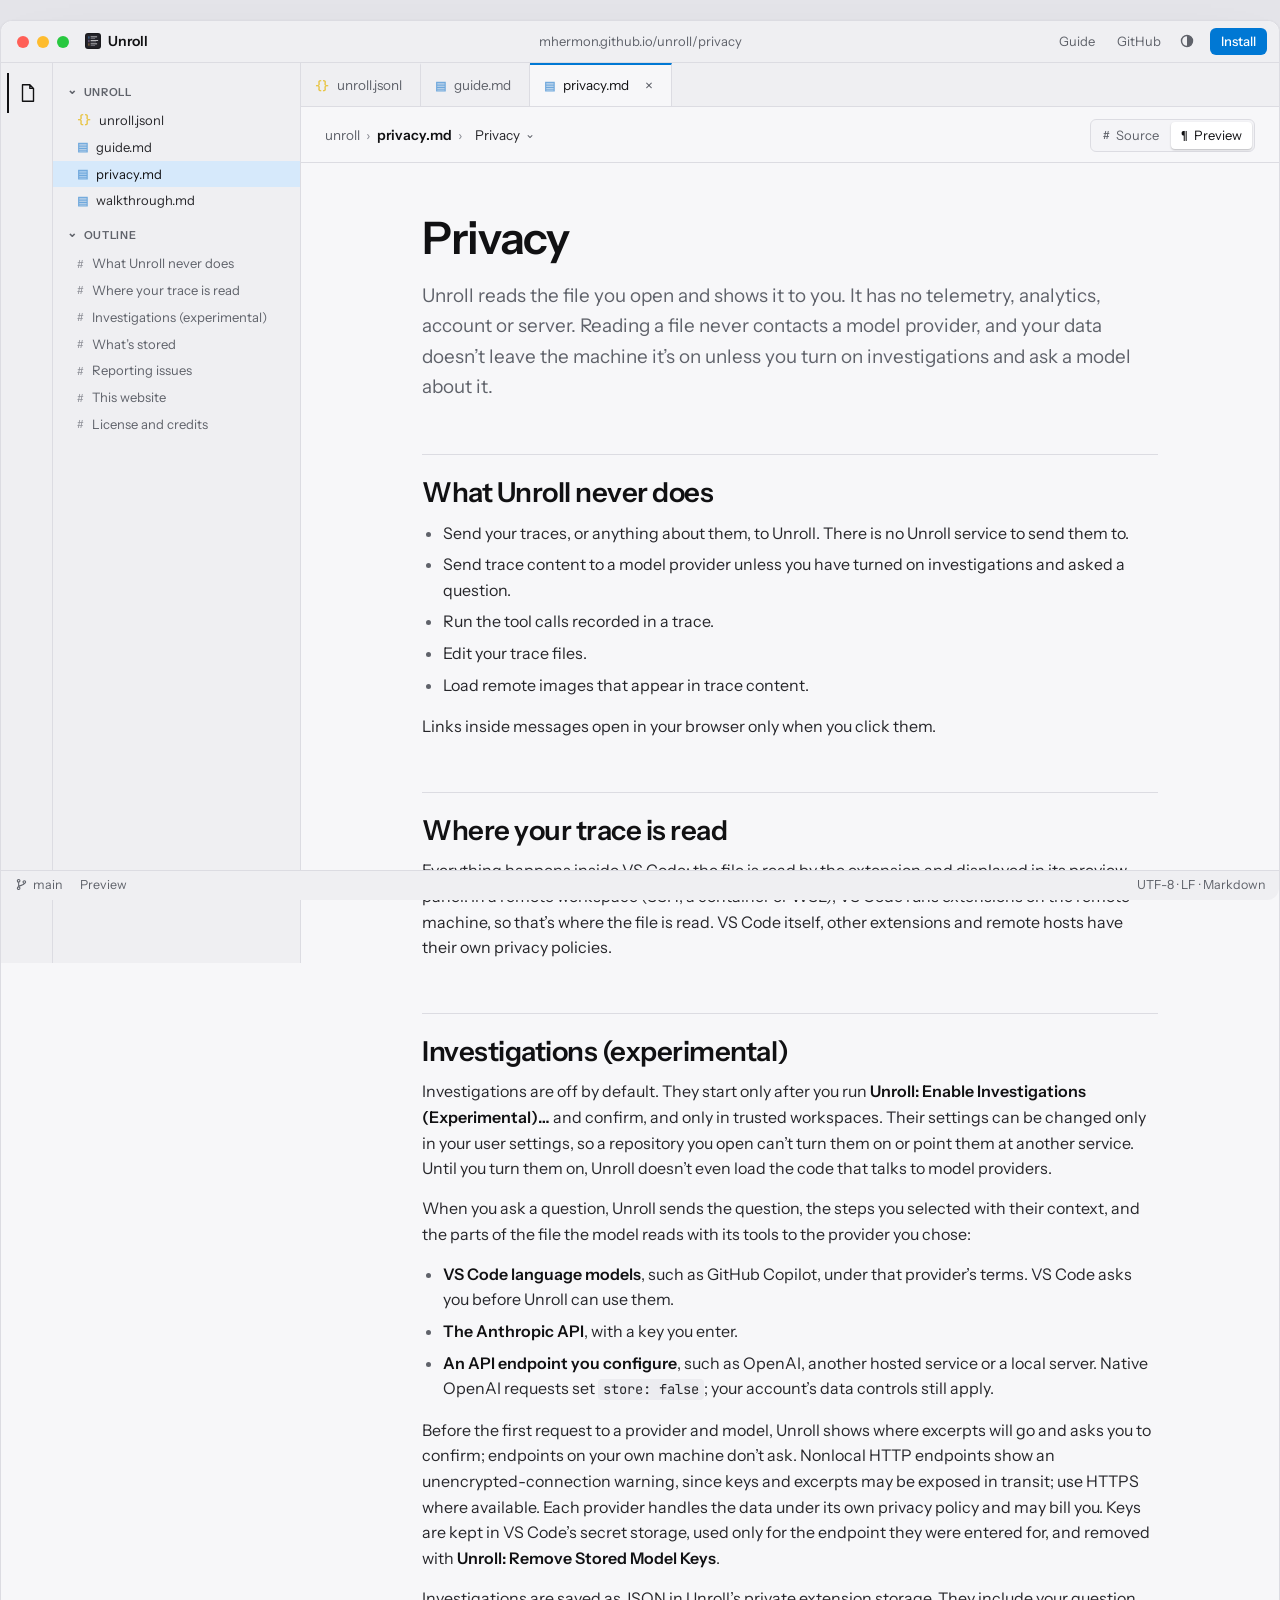
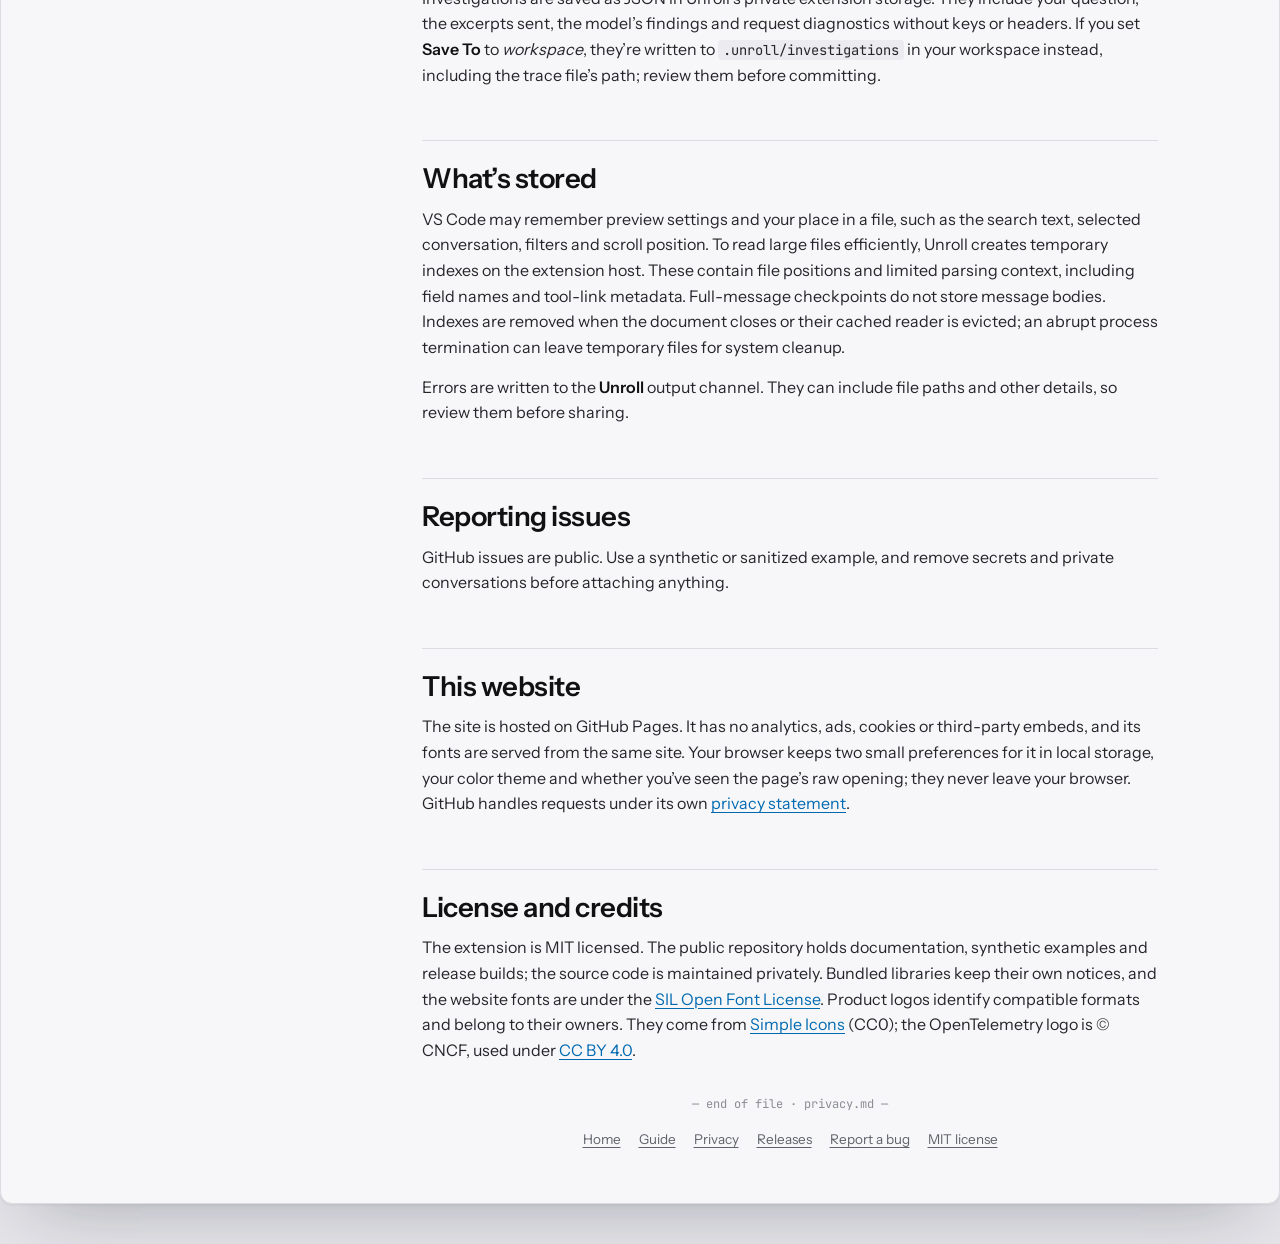
<file: privacy.html>
<!doctype html>
<html lang="en">
<head>
<meta charset="utf-8">
<meta name="viewport" content="width=device-width,initial-scale=1">
<title>Privacy | Unroll</title>
<meta name="description" content="Privacy for Unroll, the AI agent trace viewer for VS Code: no telemetry, no account, and nothing sent anywhere unless you turn on investigations.">
<link rel="canonical" href="https://mhermon.github.io/unroll/privacy.html">
<meta name="theme-color" content="#1a1a1c" media="(prefers-color-scheme: dark)">
<meta name="theme-color" content="#f4f4f6" media="(prefers-color-scheme: light)">
<link rel="icon" href="assets/icon.png">
<link rel="preload" href="assets/fonts/instrument-sans.woff2" as="font" type="font/woff2" crossorigin>
<link rel="preload" href="assets/fonts/jetbrains-mono.woff2" as="font" type="font/woff2" crossorigin>
<link rel="stylesheet" href="window.css">
<link rel="stylesheet" href="docs.css">
<script>try{const t=localStorage.getItem('unroll-theme');if(t)document.documentElement.dataset.theme=t}catch{}</script>
</head>
<body class="doc-page">
<a class="skip" href="#main">Skip to content</a>

<div class="window has-side">
  <header class="titlebar">
    <span class="lights" aria-hidden="true"><i data-light="close"></i><i data-light="min"></i><i data-light="max"></i></span>
    <a class="brand" href="./"><img src="assets/icon.png" width="16" height="16" alt="">Unroll</a>
    <span class="title-path" id="title-path">mhermon.github.io/unroll/privacy</span>
    <nav class="title-nav" aria-label="Main">
      <a href="guide.html">Guide</a>
      <a href="https://github.com/mhermon/unroll">GitHub</a>
      <button type="button" class="theme" id="theme" aria-label="Switch color theme" title="Switch color theme"><svg viewBox="0 0 16 16" aria-hidden="true"><circle cx="8" cy="8" r="5.5" fill="none" stroke="currentColor" stroke-width="1.4"/><path d="M8 2.5a5.5 5.5 0 0 1 0 11z" fill="currentColor"/></svg></button>
      <a class="btn primary small" href="./#install">Install</a>
    </nav>
  </header>

  <nav class="activity" aria-label="Views">
    <button type="button" data-explorer aria-pressed="true" aria-controls="side" title="Explorer" aria-label="Explorer"><svg viewBox="0 0 24 24"><path d="M6 3h8l4 4v14H6z M14 3v4h4" /></svg></button>
  </nav>

  <aside class="side" id="side" aria-label="Explorer">
    <section class="side-files">
      <h2>Unroll</h2>
      <nav aria-label="Files">
        <ul>
          <li><a href="./"><span class="ic braces">{}</span>unroll.jsonl</a></li>
          <li><a href="guide.html"><span class="ic doc">▤</span>guide.md</a></li>
          <li><a href="privacy.html" aria-current="page"><span class="ic doc">▤</span>privacy.md</a></li>
          <li><a href="demo-transcript.html"><span class="ic doc">▤</span>walkthrough.md</a></li>
        </ul>
      </nav>
    </section>
    <section class="side-outline" hidden>
      <h2>Outline</h2>
      <nav aria-label="Outline"><ol id="outline"></ol></nav>
    </section>
  </aside>

  <div class="editor">
    <div class="tabs" role="presentation">
      <a class="tab" href="./"><span class="ic braces">{}</span>unroll.jsonl</a>
      <a class="tab" href="guide.html"><span class="ic doc">▤</span>guide.md</a>
      <span class="tab active" aria-current="page"><span class="ic doc">▤</span>privacy.md<span class="x" aria-hidden="true">×</span></span>
    </div>

    <div class="toolbar doc-toolbar">
      <div class="file-line">
        <nav class="crumbs" aria-label="Breadcrumbs">
          <span class="crumb-root">unroll</span><span class="sep" aria-hidden="true">›</span>
          <strong class="file-name">privacy.md</strong><span class="sep" aria-hidden="true">›</span>
          <details class="crumb-menu" id="crumb-menu" hidden>
            <summary title="Go to a section"><span id="crumb-section"></span></summary>
            <ol></ol>
          </details>
        </nav>
        <span class="grow"></span>
        <div class="mode" role="group" aria-label="View">
          <button type="button" data-view="source" aria-pressed="false"><span class="ic">#</span>Source</button>
          <button type="button" data-view="preview" aria-pressed="true"><span class="ic">¶</span>Preview</button>
        </div>
      </div>
    </div>

    <main id="main" class="doc-body">
      <article class="prose">
        <h1>Privacy</h1>
        <p class="lede">Unroll reads the file you open and shows it to you. It has no telemetry, analytics, account or server. Reading a file never contacts a model provider, and your data doesn’t leave the machine it’s on unless you turn on investigations and ask a model about it.</p>

        <h2 id="what-unroll-never-does">What Unroll never does</h2>
        <ul>
          <li>Send your traces, or anything about them, to Unroll. There is no Unroll service to send them to.</li>
          <li>Send trace content to a model provider unless you have turned on investigations and asked a question.</li>
          <li>Run the tool calls recorded in a trace.</li>
          <li>Edit your trace files.</li>
          <li>Load remote images that appear in trace content.</li>
        </ul>
        <p>Links inside messages open in your browser only when you click them.</p>

        <h2 id="where-your-trace-is-read">Where your trace is read</h2>
        <p>Everything happens inside VS Code: the file is read by the extension and displayed in its preview panel. In a remote workspace (SSH, a container or WSL), VS Code runs extensions on the remote machine, so that’s where the file is read. VS Code itself, other extensions and remote hosts have their own privacy policies.</p>

        <h2 id="investigations">Investigations (experimental)</h2>
        <p>Investigations are off by default. They start only after you run <strong>Unroll: Enable Investigations (Experimental)…</strong> and confirm, and only in trusted workspaces. Their settings can be changed only in your user settings, so a repository you open can’t turn them on or point them at another service. Until you turn them on, Unroll doesn’t even load the code that talks to model providers.</p>
        <p>When you ask a question, Unroll sends the question, the steps you selected with their context, and the parts of the file the model reads with its tools to the provider you chose:</p>
        <ul>
          <li><strong>VS Code language models</strong>, such as GitHub Copilot, under that provider’s terms. VS Code asks you before Unroll can use them.</li>
          <li><strong>The Anthropic API</strong>, with a key you enter.</li>
          <li><strong>An API endpoint you configure</strong>, such as OpenAI, another hosted service or a local server. Native OpenAI requests set <code>store: false</code>; your account’s data controls still apply.</li>
        </ul>
        <p>Before the first request to a provider and model, Unroll shows where excerpts will go and asks you to confirm; endpoints on your own machine don’t ask. Nonlocal HTTP endpoints show an unencrypted-connection warning, since keys and excerpts may be exposed in transit; use HTTPS where available. Each provider handles the data under its own privacy policy and may bill you. Keys are kept in VS Code’s secret storage, used only for the endpoint they were entered for, and removed with <strong>Unroll: Remove Stored Model Keys</strong>.</p>
        <p>Investigations are saved as JSON in Unroll’s private extension storage. They include your question, the excerpts sent, the model’s findings and request diagnostics without keys or headers. If you set <strong>Save To</strong> to <em>workspace</em>, they’re written to <code>.unroll/investigations</code> in your workspace instead, including the trace file’s path; review them before committing.</p>

        <h2 id="what-s-stored">What’s stored</h2>
        <p>VS Code may remember preview settings and your place in a file, such as the search text, selected conversation, filters and scroll position. To read large files efficiently, Unroll creates temporary indexes on the extension host. These contain file positions and limited parsing context, including field names and tool-link metadata. Full-message checkpoints do not store message bodies. Indexes are removed when the document closes or their cached reader is evicted; an abrupt process termination can leave temporary files for system cleanup.</p>
        <p>Errors are written to the <strong>Unroll</strong> output channel. They can include file paths and other details, so review them before sharing.</p>

        <h2 id="reporting-issues">Reporting issues</h2>
        <p>GitHub issues are public. Use a synthetic or sanitized example, and remove secrets and private conversations before attaching anything.</p>

        <h2 id="this-website">This website</h2>
        <p>The site is hosted on GitHub Pages. It has no analytics, ads, cookies or third-party embeds, and its fonts are served from the same site. Your browser keeps two small preferences for it in local storage, your color theme and whether you’ve seen the page’s raw opening; they never leave your browser. GitHub handles requests under its own <a href="https://docs.github.com/en/site-policy/privacy-policies/github-general-privacy-statement">privacy statement</a>.</p>

        <h2 id="license-and-credits">License and credits</h2>
        <p>The extension is MIT licensed. The public repository holds documentation, synthetic examples and release builds; the source code is maintained privately. Bundled libraries keep their own notices, and the website fonts are under the <a href="assets/fonts/OFL.txt">SIL Open Font License</a>. Product logos identify compatible formats and belong to their owners. They come from <a href="https://simpleicons.org">Simple Icons</a> (CC0); the OpenTelemetry logo is © CNCF, used under <a href="https://creativecommons.org/licenses/by/4.0/">CC BY 4.0</a>.</p>
      </article>

      <footer class="eof">
        <span class="mono">— end of file · privacy.md —</span>
        <nav aria-label="Footer">
          <a href="./">Home</a>
          <a href="guide.html">Guide</a>
          <a href="privacy.html">Privacy</a>
          <a href="https://github.com/mhermon/unroll/releases">Releases</a>
          <a href="https://github.com/mhermon/unroll/issues/new/choose">Report a bug</a>
          <a href="LICENSE">MIT license</a>
        </nav>
      </footer>
    </main>
  </div>

  <footer class="statusbar">
    <span class="sb-branch"><svg viewBox="0 0 16 16" aria-hidden="true"><circle cx="4.5" cy="3.5" r="1.6"/><circle cx="4.5" cy="12.5" r="1.6"/><circle cx="11.5" cy="5" r="1.6"/><path d="M4.5 5.1v5.8M11.5 6.6c0 3-7 2-7 4.3"/></svg>main</span>
    <span id="sb-mode">Preview</span>
    <span class="grow"></span>
    <span class="hide-sm">UTF-8 · LF · Markdown</span>
  </footer>
</div>
<script src="window.js" defer></script>
<script src="docs.js" defer></script>
</body>
</html>
</file>
<file: window.css>
/* Unroll site window.
   Every page is a file open in a VS Code-style window: titlebar, activity bar,
   tabs, a toolbar and a status bar around the page's own content. Colours are the
   extension's fallback palette (src/vscode/viewer.css). home.css and docs.css
   style what each kind of file shows inside it. */

@font-face { font-family: "Instrument Sans"; src: url("assets/fonts/instrument-sans.woff2") format("woff2"); font-weight: 400 700; font-display: swap; }
@font-face { font-family: "JetBrains Mono"; src: url("assets/fonts/jetbrains-mono.woff2") format("woff2"); font-weight: 100 800; font-display: swap; }

:root {
  color-scheme: dark;
  --desk: #121214;
  --chrome: #18181a;
  --canvas: #1c1c1f;
  --card: #212124;
  --card-2: #26262a;
  --code: #2a2a2f;
  --fg: #d8d8da;
  --strong: #f4f4f6;
  --muted: #9a9aa3;
  --faint: #6c6c75;
  --border: #323238;
  --border-soft: #2a2a2f;
  --hover: #ffffff0e;
  --accent: #0078d4;
  --accent-hover: #1a86dd;
  --focus: #2b8ae6;
  --link: #6cb6ff;
  --sel: #04395e;
  --mark: #f2cc6040;
  --mark-edge: #f2cc60;
  --ok: #7fd08a;
  --bad: #f07b72;
  --role-user: #5aa9f8;
  --role-assistant: #c39ae8;
  --role-tool: #e0a458;
  --role-system: #7fd08a;
  --role-event: #8a8a92;
  --tok-key: #9cdcfe;
  --tok-str: #ce9178;
  --tok-punct: #a9a9ad;
  --tok-num: #b5cea8;
  --tok-lit: #569cd6;
  --lift: 0 30px 80px -30px #000000c0, 0 2px 8px #00000050;
  --sans: "Instrument Sans", -apple-system, BlinkMacSystemFont, "Segoe UI", sans-serif;
  --mono: "JetBrains Mono", ui-monospace, SFMono-Regular, Menlo, Consolas, monospace;
  --bar: 52px;
}
@media (prefers-color-scheme: light) {
  :root:not([data-theme="dark"]) {
    color-scheme: light;
    --desk: #e4e4e9; --chrome: #efeff2; --canvas: #f7f7f9; --card: #ffffff; --card-2: #f4f4f7; --code: #ececf0;
    --fg: #26262a; --strong: #111113; --muted: #5f626a; --faint: #8b8d95; --border: #dcdce2; --border-soft: #e7e7ec; --hover: #0000000a;
    --accent: #0078d4; --accent-hover: #0066b8; --focus: #0078d4; --link: #006ab1; --sel: #d6e9fb; --mark: #f5c21a40; --mark-edge: #c79200;
    --ok: #2e8b3a; --bad: #c4382d;
    --role-user: #1f6fd0; --role-assistant: #8250c4; --role-tool: #b5651d; --role-system: #3c8a41; --role-event: #7a7a82;
    --tok-key: #0451a5; --tok-str: #a31515; --tok-punct: #4a4a50; --tok-num: #098658; --tok-lit: #0000ff;
    --lift: 0 30px 70px -34px #1a1a2e55, 0 1px 3px #0000000f;
  }
}
:root[data-theme="light"] {
  color-scheme: light;
  --desk: #e4e4e9; --chrome: #efeff2; --canvas: #f7f7f9; --card: #ffffff; --card-2: #f4f4f7; --code: #ececf0;
  --fg: #26262a; --strong: #111113; --muted: #5f626a; --faint: #8b8d95; --border: #dcdce2; --border-soft: #e7e7ec; --hover: #0000000a;
  --accent: #0078d4; --accent-hover: #0066b8; --focus: #0078d4; --link: #006ab1; --sel: #d6e9fb; --mark: #f5c21a40; --mark-edge: #c79200;
  --ok: #2e8b3a; --bad: #c4382d;
  --role-user: #1f6fd0; --role-assistant: #8250c4; --role-tool: #b5651d; --role-system: #3c8a41; --role-event: #7a7a82;
  --tok-key: #0451a5; --tok-str: #a31515; --tok-punct: #4a4a50; --tok-num: #098658; --tok-lit: #0000ff;
  --lift: 0 30px 70px -34px #1a1a2e55, 0 1px 3px #0000000f;
}

*, *::before, *::after { box-sizing: border-box; }
[hidden] { display: none !important; }
html { -webkit-text-size-adjust: 100%; text-size-adjust: 100%; scroll-padding-top: calc(var(--bar) + 110px); }
body {
  margin: 0;
  background: var(--desk);
  color: var(--fg);
  font: 400 16px/1.6 var(--sans);
  -webkit-font-smoothing: antialiased;
  -moz-osx-font-smoothing: grayscale;
}
img, video { display: block; max-width: 100%; height: auto; }
a { color: var(--link); text-decoration-thickness: 1px; text-underline-offset: 3px; }
a:hover { text-decoration-thickness: 2px; }
:focus-visible { outline: 2px solid var(--focus); outline-offset: 2px; border-radius: 3px; }
::selection { background: color-mix(in srgb, var(--accent) 45%, transparent); }
strong { color: var(--strong); font-weight: 600; }
p { margin: 0 0 .9em; }
h1, h2, h3 { color: var(--strong); margin: 0; font-weight: 600; text-wrap: balance; }
h2 { font-size: clamp(22px, 1rem + 1vw, 30px); line-height: 1.15; letter-spacing: -.018em; margin-bottom: .45em; }
h3 { font-size: 16px; line-height: 1.3; letter-spacing: -.005em; }
button { font: inherit; color: inherit; }
code, kbd, pre, .mono { font-family: var(--mono); font-variant-ligatures: none; }
code { font-size: .86em; padding: .1em .36em; border-radius: 4px; background: var(--code); overflow-wrap: anywhere; }
kbd {
  display: inline-block; min-width: 1.6em; padding: .05em .4em; text-align: center;
  font-size: .78em; line-height: 1.5; color: var(--strong);
  background: var(--card-2); border: 1px solid var(--border); border-bottom-width: 2px; border-radius: 5px;
}
mark { background: var(--mark); color: inherit; box-shadow: inset 0 -1.5px 0 var(--mark-edge); border-radius: 2px; }
.muted { color: var(--muted); }
.grow { flex: 1; }
.skip { position: absolute; left: -999px; top: 8px; z-index: 50; padding: 8px 12px; background: var(--accent); color: #fff; border-radius: 6px; }
.skip:focus { left: 8px; }
.logo { width: 1em; height: 1em; flex: none; }
.named { display: inline-flex; align-items: center; gap: .3em; white-space: nowrap; font-weight: 600; }
.named .logo { width: .9em; height: .9em; opacity: .9; }

/* ---------- buttons ---------- */
.btn {
  display: inline-flex; align-items: center; gap: 8px;
  padding: 9px 16px; border-radius: 6px; border: 1px solid transparent;
  font: 600 14.5px/1.2 var(--sans); text-decoration: none; cursor: pointer; white-space: nowrap;
  transition: background .15s, border-color .15s;
}
.btn svg { width: 15px; height: 15px; }
.btn:hover { text-decoration: none; }
.btn:active { transform: translateY(1px); }
.btn.primary { background: var(--accent); color: #fff; }
.btn.primary:hover { background: var(--accent-hover); }
.btn.quiet { background: var(--card); color: var(--fg); border-color: var(--border); }
.btn.quiet:hover { background: var(--card-2); border-color: color-mix(in srgb, var(--border) 60%, var(--fg)); }
.btn.small { padding: 5px 10px; font-size: 13px; font-weight: 500; }
.ghost { background: none; border: 0; color: var(--muted); padding: 4px 8px; border-radius: 4px; cursor: pointer; }
.ghost:hover { background: var(--hover); color: var(--strong); }

/* ---------- window ---------- */
.window {
  max-width: 1380px;
  margin: 20px auto 40px;
  background: var(--canvas);
  border: 1px solid var(--border);
  border-radius: 12px;
  box-shadow: var(--lift);
  display: grid;
  grid-template-columns: 52px minmax(0, 1fr);
  grid-template-rows: auto 1fr auto;
  grid-template-areas: "title title" "act editor" "status status";
}
.titlebar {
  grid-area: title;
  display: flex; align-items: center; gap: 16px;
  height: 42px; padding: 0 12px 0 16px;
  background: var(--chrome);
  border-bottom: 1px solid var(--border);
  border-radius: 12px 12px 0 0;
  font-size: 13px;
  position: relative;
}
.lights { display: flex; gap: 8px; }
.lights i { width: 12px; height: 12px; border-radius: 50%; background: #ff5f57; }
.lights i:nth-child(2) { background: #febc2e; }
.lights i:nth-child(3) { background: #28c840; }
.lights i { cursor: pointer; display: grid; place-items: center; font: 700 9px/1 var(--sans); color: #0000008c; }
.lights:hover i:nth-child(1)::after { content: "×"; font-size: 11px; }
.lights:hover i:nth-child(2)::after { content: "−"; }
.lights:hover i:nth-child(3)::after { content: "+"; }
.window { transition: max-width .35s cubic-bezier(.3, .7, .2, 1), margin .35s; }
.window.wide { max-width: 100vw; margin: 0 0 40px; border-radius: 0; }
.window.wide .titlebar, .window.wide .statusbar { border-radius: 0; }
.window.nope { animation: nope .42s cubic-bezier(.36, .07, .19, .97); }
@keyframes nope { 20%, 60% { transform: translateX(-6px); } 40%, 80% { transform: translateX(6px); } }
.title-path { transition: color .2s; }
.brand { display: inline-flex; align-items: center; gap: 7px; color: var(--strong); font-weight: 600; text-decoration: none; font-size: 14px; }
.brand img { border-radius: 3px; }
.title-path { position: absolute; left: 50%; transform: translateX(-50%); color: var(--muted); pointer-events: none; }
.title-nav { margin-left: auto; display: flex; align-items: center; gap: 4px; }
.title-nav > a:not(.btn) { color: var(--muted); text-decoration: none; padding: 4px 9px; border-radius: 5px; }
.title-nav > a:not(.btn):hover { color: var(--strong); background: var(--hover); }
.theme { background: none; border: 0; color: var(--muted); padding: 5px; border-radius: 5px; cursor: pointer; display: grid; }
.theme:hover { color: var(--strong); background: var(--hover); }
.theme svg { width: 16px; height: 16px; }
.title-nav .btn { margin-left: 6px; }

.activity {
  grid-area: act;
  position: sticky; top: 0; align-self: start;
  height: 100vh; max-height: 100vh;
  display: flex; flex-direction: column; align-items: center; gap: 4px;
  padding: 10px 0 40px;
  background: var(--chrome);
  border-right: 1px solid var(--border);
}
.activity a, .activity button {
  width: 40px; height: 40px; display: grid; place-items: center;
  color: var(--faint); border: 0; background: none; cursor: pointer;
  border-left: 2px solid transparent;
}
.activity a:hover, .activity button:hover, .activity a[aria-current="true"] { color: var(--strong); }
.activity a[aria-current="true"] { border-left-color: var(--strong); }
.activity svg { width: 22px; height: 22px; fill: none; stroke: currentColor; stroke-width: 1.5; stroke-linecap: round; stroke-linejoin: round; }

.editor { grid-area: editor; min-width: 0; }

.tabs { display: flex; background: var(--chrome); border-bottom: 1px solid var(--border); overflow-x: auto; scrollbar-width: none; }
.tab {
  display: inline-flex; align-items: center; gap: 8px;
  padding: 9px 18px 9px 14px; font-size: 13.5px;
  color: var(--muted); text-decoration: none; white-space: nowrap;
  border-right: 1px solid var(--border);
  border-top: 2px solid transparent;
}
a.tab:hover { color: var(--strong); background: var(--hover); }
.tab.active { background: var(--canvas); color: var(--strong); border-top-color: var(--accent); margin-bottom: -1px; }
.tab .x { margin-left: 8px; color: var(--muted); font-size: 15px; }
.ic { font: 600 12px var(--mono); }
.ic.braces { color: #e8c547; }
.ic.doc { color: #6fa8dc; }

/* ---------- toolbar ---------- */
.toolbar {
  position: sticky; top: 0; z-index: 20;
  padding: 12px 24px 0;
  background: color-mix(in srgb, var(--canvas) 92%, transparent);
  backdrop-filter: blur(10px);
  -webkit-backdrop-filter: blur(10px);
  border-bottom: 1px solid var(--border);
}
.file-line { display: flex; align-items: center; gap: 12px; flex-wrap: wrap; font-size: 13.5px; min-height: 30px; }
.file-name { font-size: 15px; }
/* ---------- status bar ---------- */
.statusbar {
  grid-area: status;
  position: sticky; bottom: 0; z-index: 25;
  display: flex; align-items: center; gap: 18px;
  height: 30px; padding: 0 14px;
  background: var(--chrome);
  border-top: 1px solid var(--border);
  border-radius: 0 0 12px 12px;
  font-size: 12.5px; color: var(--muted);
}
.statusbar svg { width: 13px; height: 13px; fill: none; stroke: currentColor; stroke-width: 1.3; vertical-align: -2px; margin-right: 5px; }
/* ---------- view switch: Raw / Unrolled, Source / Preview ---------- */
.mode { display: inline-flex; padding: 2px; gap: 2px; border: 1px solid var(--border); border-radius: 6px; background: var(--card-2); }
.mode button {
  display: inline-flex; align-items: center; gap: 6px;
  border: 0; background: none; color: var(--muted); cursor: pointer;
  padding: 3px 10px; border-radius: 4px; font-size: 13px;
}
.mode button:hover { color: var(--strong); }
.mode button[aria-pressed="true"] { background: var(--card); color: var(--strong); box-shadow: 0 1px 2px #0000003a; }
.mode .ic { font-size: 11px; }

/* ---------- end of file ---------- */
.eof { max-width: 1040px; margin: 30px auto 10px; text-align: center; font-size: 13.5px; color: var(--muted); }
.eof > span { font-size: 12px; color: var(--faint); }
.eof nav { display: flex; flex-wrap: wrap; justify-content: center; gap: 4px 18px; margin: 14px 0 8px; }
.eof nav a { color: var(--muted); }
.eof nav a:hover { color: var(--strong); }

/* theme switch: a short crossfade */
::view-transition-old(root), ::view-transition-new(root) { animation-duration: .18s; animation-timing-function: ease-out; }

/* Content for one theme only. The other copy is not displayed, so lazy images in it are never fetched. */
:root[data-theme="light"] .only-dark, :root[data-theme="dark"] .only-light { display: none !important; }
@media (prefers-color-scheme: light) { :root:not([data-theme]) .only-dark { display: none !important; } }
@media (prefers-color-scheme: dark) { :root:not([data-theme]) .only-light { display: none !important; } }

/* ---------- responsive frame ---------- */
@media (max-width: 860px) {
  .window { margin: 0; border-radius: 0; border: 0; grid-template-columns: minmax(0, 1fr); grid-template-areas: "title" "editor" "status"; }
  .titlebar, .statusbar { border-radius: 0; }
  .activity, .title-path, .lights, .hide-sm { display: none; }
  .toolbar { position: static; padding: 8px 12px 0; }
  .title-nav > a:not(.btn) { padding: 4px 6px; }
  .statusbar { gap: 8px; }
}
@media (max-width: 420px) {
  .title-nav > a[href="guide.html"] { display: none; }
}
@media (prefers-reduced-motion: reduce) {
  *, *::before, *::after { animation: none !important; transition: none !important; scroll-behavior: auto !important; }
}
</file>
<file: home.css>
/* Unroll home page: unroll.jsonl in the site window (window.css).
   The page is laid out as an Unroll session: a toolbar with search and role
   filters, a timeline rail and one record per section. */

.live { display: inline-flex; align-items: center; gap: 6px; font: 500 11.5px var(--mono); color: var(--ok); text-transform: uppercase; letter-spacing: .06em; }
.live i { width: 7px; height: 7px; border-radius: 50%; background: currentColor; animation: pulse 1s ease-in-out infinite; }
@keyframes pulse { 50% { opacity: .25; } }
.search {
  margin-top: 10px;
  display: flex; align-items: center; gap: 10px;
  height: 38px; padding: 0 12px;
  background: var(--card-2);
  border: 1px solid var(--border);
  border-radius: 6px;
}
.search:focus-within { border-color: var(--focus); box-shadow: 0 0 0 1px var(--focus); }
.search svg { width: 15px; height: 15px; color: var(--muted); flex: none; }
.search input { flex: 1; min-width: 0; border: 0; outline: 0; background: none; color: var(--strong); font: 14.5px var(--sans); }
.search input::placeholder { color: var(--muted); }
.search input::-webkit-search-cancel-button { display: none; }
.search .hint { font-size: 12px; color: var(--muted); white-space: nowrap; }
.roles { display: flex; gap: 2px; margin-top: 6px; overflow-x: auto; scrollbar-width: none; }
.roles button {
  display: inline-flex; align-items: center; gap: 7px;
  background: none; border: 0; border-bottom: 2px solid transparent;
  padding: 7px 10px 8px; font-size: 14px; color: var(--muted); cursor: pointer; white-space: nowrap;
}
.roles button:hover { color: var(--strong); }
.roles button[aria-pressed="true"] { color: var(--strong); border-bottom-color: var(--accent); }
.dot { width: 8px; height: 8px; border-radius: 2px; display: inline-block; }
.dot.user { background: var(--role-user); }
.dot.assistant { background: var(--role-assistant); }
.dot.tool { background: var(--role-tool); }
.dot.system { background: var(--role-system); }

/* ---------- trace ---------- */
.trace { display: grid; grid-template-columns: 56px minmax(0, 1fr); }
.rail {
  position: sticky; top: calc(var(--bar) + 104px); align-self: start; z-index: 15;
  height: calc(100vh - var(--bar) - 104px - 40px);
  display: flex; flex-direction: column; align-items: center; gap: 6px;
  padding: 14px 0 10px;
  border-right: 1px solid var(--border-soft);
}
.rail-end { font-size: 10px; color: var(--muted); }
.rail-track {
  flex: 1; width: 16px; display: flex; flex-direction: column; gap: 1px;
  border-radius: 8px; overflow: hidden;
}
.rail-track button {
  flex: 1 1 0; min-height: 3px; width: 100%; border: 0; padding: 0; cursor: pointer;
  background: var(--r); opacity: .42; position: relative;
  transition: opacity .2s;
}
.rail-track button:hover, .rail-track button[aria-current="true"], .rail-track button.hot { opacity: 1; }
.rail-track button.hot { filter: brightness(1.25); }
.rail-track { touch-action: none; cursor: ns-resize; user-select: none; }
.rail-track button.dim { opacity: .1; }
.rail-track button.hit { opacity: 1; box-shadow: inset 0 0 0 2px var(--mark-edge); }
.peek {
  position: absolute; left: 44px; z-index: 30; width: 220px;
  padding: 8px 10px; font-size: 12.5px;
  background: var(--card); border: 1px solid var(--border); border-radius: 6px;
  box-shadow: 0 8px 24px #0000004d; pointer-events: none;
}
.peek .r { font-weight: 600; font-size: 11px; }
.peek strong { display: block; font-size: 13px; margin-top: 2px; }

.records { position: relative; padding: 22px clamp(16px, 3vw, 40px) 12px clamp(16px, 2.4vw, 32px); min-width: 0; }
.rec {
  --r: var(--role-event);
  display: grid;
  grid-template-columns: 124px minmax(0, 1fr);
  margin: 0 auto 14px;
  max-width: 1040px;
  background: var(--card);
  border: 1px solid var(--border);
  border-radius: 7px;
  position: relative;
  scroll-margin-top: calc(var(--bar) + 118px);
  transition: border-color .15s, box-shadow .15s;
}
.rec[data-role="user"] { --r: var(--role-user); }
.rec[data-role="assistant"] { --r: var(--role-assistant); }
.rec[data-role="tool"] { --r: var(--role-tool); }
.rec[data-role="system"] { --r: var(--role-system); }
.rec[hidden] { display: none; }
.rec.selected { border-color: var(--focus); box-shadow: 0 0 0 1px var(--focus); }
.rec:focus { outline: none; }
.rec.linked:not(.selected) { border-color: color-mix(in srgb, var(--r) 70%, transparent); box-shadow: 0 0 0 1px color-mix(in srgb, var(--r) 40%, transparent); }
.rec.append { animation: append 1.6s cubic-bezier(.2, .8, .3, 1) both; }
@keyframes append {
  0% { opacity: 0; transform: translateY(-8px); box-shadow: 0 0 0 0 transparent; }
  25% { opacity: 1; transform: none; box-shadow: 0 0 0 3px color-mix(in srgb, var(--r) 55%, transparent); }
  100% { box-shadow: 0 0 0 0 transparent; }
}
.rec.flash { animation: flash 1.1s ease-out; }
@keyframes flash { 0% { box-shadow: 0 0 0 3px var(--r); border-color: var(--r); } 100% { box-shadow: 0 0 0 0 transparent; } }
.meta {
  padding: 16px 12px 16px 18px;
  display: flex; flex-direction: column; gap: 3px; align-items: flex-start;
  border-right: 2px solid var(--r);
  font: 12.5px/1.35 var(--mono); color: var(--muted);
}
.meta .who { font: 600 14px var(--sans); color: var(--r); }
.meta .ln::before { content: "▾ "; font-size: 10px; }
.meta time { font-variant-numeric: tabular-nums; }
.body { padding: 16px 22px 18px; min-width: 0; }
.body > :last-child { margin-bottom: 0; }
.ask { font-size: 17px; color: var(--strong); margin: 0; }

.acts {
  display: flex; flex-wrap: wrap; gap: 0 1px; margin: 6px 0 0 -6px;
  opacity: 0; transition: opacity .15s;
}
.rec:hover .acts, .rec.selected .acts, .rec:focus-within .acts, .rec.raw .acts { opacity: 1; }
.acts button { background: none; border: 0; color: var(--muted); padding: 2px 5px; border-radius: 4px; cursor: pointer; font: 12px var(--mono); }
.acts button:hover, .acts button[aria-pressed="true"] { color: var(--strong); background: var(--hover); }
.acts button[aria-pressed="true"] { color: var(--link); }
.rawbox {
  margin: 0; padding: 16px 22px; min-width: 0;
  font: 12.5px/1.65 var(--mono); white-space: pre-wrap; word-break: break-all;
  color: var(--tok-punct);
}
.rec.raw .body { display: none; }
.rec:not(.raw) .rawbox { display: none; }
.k { color: var(--tok-key); } .s { color: var(--tok-str); } .n { color: var(--tok-num); } .l { color: var(--tok-lit); } .p { color: var(--tok-punct); }

/* reasoning */
.reasoning { margin: -2px 0 18px; }
.reasoning summary {
  display: inline-flex; gap: 10px; align-items: baseline; list-style: none; cursor: pointer;
  color: var(--muted); font-style: italic; font-size: 15px;
}
.reasoning summary::-webkit-details-marker { display: none; }
.reasoning summary::before { content: "▸"; font-style: normal; font-size: 11px; transition: transform .15s; display: inline-block; }
.reasoning[open] summary::before { transform: rotate(90deg); }
.reasoning .words { font-style: normal; font-size: 12px; color: var(--faint); }
.reasoning p { margin: 8px 0 0 18px; padding-left: 12px; border-left: 2px solid var(--border); color: var(--muted); font-style: italic; }

/* calls */
.call {
  display: flex; flex-wrap: wrap; align-items: baseline; gap: 4px 10px;
  margin-top: 12px;
  font: 13.5px/1.5 var(--mono); color: var(--fg);
}
.call .tri { color: var(--muted); font-size: 11px; }
.call b { color: var(--strong); font-weight: 700; }
.call .args { background: none; padding: 0; font-size: 1em; color: var(--muted); }
.result-link { flex-basis: 100%; margin-left: 20px; font-size: 13px; text-decoration: none; }
.result-link:hover { text-decoration: underline; }
.call.bash { margin: 4px 0 18px; padding: 10px 12px; background: var(--code); border-radius: 6px; align-items: center; flex-wrap: nowrap; }
.call.bash .args { color: var(--strong); flex: 1; overflow-x: auto; white-space: nowrap; }
.copy { flex: none; background: var(--card); border: 1px solid var(--border); color: var(--muted); border-radius: 4px; padding: 2px 9px; font: 12px var(--sans); cursor: pointer; }
.copy:hover { color: var(--strong); }
.back-link { display: inline-block; margin-bottom: 10px; font: 13.5px var(--mono); text-decoration: none; }
.back-link:hover { text-decoration: underline; }

/* hero */
.hero .body { padding: 22px 30px 26px; }
.hero h1 {
  font-size: clamp(38px, 1rem + 4.4vw, 76px);
  line-height: 1.02; letter-spacing: -.035em; font-weight: 600;
  margin: 4px 0 20px;
}
.unrolled { color: var(--role-assistant); white-space: nowrap; }
.unrolled .ch { display: inline-block; }
.unrolled.go .ch { animation: roll .55s cubic-bezier(.2, .9, .3, 1.3) both; animation-delay: calc(var(--i) * 38ms + 250ms); transform-origin: 50% 0; }
@keyframes roll { from { transform: perspective(400px) rotateX(-95deg); opacity: 0; } to { transform: none; opacity: 1; } }
.lede { font-size: clamp(16.5px, .9rem + .35vw, 19px); max-width: 64ch; color: var(--fg); }
.actions { display: flex; flex-wrap: wrap; gap: 10px; margin: 20px 0 12px; }
.facts { font-size: 13.5px; color: var(--muted); }
/* Phones and tablets can't run desktop VS Code, so instead of a download they get
   a way to send the install link to a computer. Decided by input, not width, so a
   narrow desktop window still downloads. */
@media (hover: hover), (pointer: fine), (pointer: none) { .touch-only { display: none !important; } }
@media (hover: none) and (pointer: coarse) { .desktop-only { display: none !important; } }
.handoff-note { flex-basis: 100%; margin: 2px 0 0; font-size: 13.5px; color: var(--muted); }
.handoff-url { flex-basis: 100%; user-select: all; }
[data-handoff] svg { flex: none; }
.hero .call { margin-top: 22px; padding-top: 16px; border-top: 1px dashed var(--border); }

/* raw first: the page as its own JSONL file */
/* Search, role filters, the timeline and the token count belong to the unrolled view. */
.tools { display: grid; grid-template-rows: 1fr; transition: grid-template-rows .32s cubic-bezier(.3, .7, .2, 1), opacity .25s .08s; }
.tools > div { min-height: 0; overflow: hidden; padding: 0 2px; margin: 0 -2px; }
.rawmode .tools { grid-template-rows: 0fr; opacity: 0; transition: grid-template-rows .25s ease, opacity .12s; }
.rawmode .toolbar { padding-bottom: 10px; }
.toolbar { transition: padding-bottom .25s; }
.rail-track, .rail-end { transition: opacity .3s .1s; }
.rawmode .rail-track, .rawmode .rail-end { opacity: 0; pointer-events: none; transition-delay: 0s; }
.rawmode .rail .peek { display: none; }
.in-view { transition: opacity .25s; }
.rawmode .in-view { opacity: 0; }
.start-raw .records { visibility: hidden; animation: reveal 0s 2.5s forwards; }
@keyframes reveal { to { visibility: visible; } }
.rawline { display: none; }
.rawmode .rec:not(.open) {
  grid-template-columns: minmax(0, 1fr);
  background: transparent; border-color: transparent; border-radius: 3px;
  margin-bottom: 0; box-shadow: none;
}
.rawmode .rec:not(.open) > :not(.rawline) { display: none; }
.rawmode .rec:not(.open) > .rawline { display: grid; }
.rawmode .rec.open { margin: 8px auto 12px; }
.rawline {
  grid-template-columns: 3ch minmax(0, 1fr); gap: 18px;
  padding: 4px 10px; cursor: pointer;
  font: 12.5px/1.7 var(--mono); color: var(--tok-punct);
  border-left: 2px solid transparent;
}
.rawline .num { color: var(--faint); text-align: right; user-select: none; }
.rawline .src { white-space: pre-wrap; word-break: break-all; }
.rawline:hover { background: var(--hover); border-left-color: var(--r); }
.rawline:hover .num { color: var(--r); }
.rawmode .rec.selected:not(.open) .rawline { background: var(--hover); border-left-color: var(--focus); }
.rec.unfurl { animation: unfurl .44s cubic-bezier(.2, .8, .25, 1.1) both; animation-delay: var(--d, 0ms); transform-origin: 50% 0; }
.rec.rollin { animation: rollin .28s ease-out both; animation-delay: var(--d, 0ms); }
@keyframes rollin { from { opacity: 0; transform: translateX(-10px); } to { opacity: 1; transform: none; } }


.unroll-cta {
  position: fixed; left: 50%; bottom: 46px; z-index: 40;
  transform: translateX(-50%);
  display: flex; align-items: center; gap: 16px;
  width: max-content; max-width: calc(100vw - 24px);
  padding: 10px 10px 10px 18px;
  background: var(--card); border: 1px solid var(--border); border-radius: 10px;
  box-shadow: 0 18px 50px -12px #000000b0, 0 0 0 1px #ffffff08;
  animation: rise .5s .9s cubic-bezier(.2, .8, .3, 1.2) both;
}
@keyframes rise { from { opacity: 0; transform: translate(-50%, 16px); } to { opacity: 1; transform: translate(-50%, 0); } }
.unroll-cta p { margin: 0; font-size: 14.5px; color: var(--muted); }
#unroll-go { position: relative; overflow: hidden; isolation: isolate; animation: countdown 3s 1.2s linear both; }
#unroll-go::before {
  content: ""; position: absolute; inset: 0; z-index: -1;
  background: #ffffff38; transform-origin: 0 50%;
  transform: scaleX(var(--p, 0));
  animation: fill 3s 1.2s linear both;
}
.unroll-cta.waiting #unroll-go, .unroll-cta.waiting #unroll-go::before { animation: none; }
@keyframes fill { from { transform: scaleX(0); } to { transform: scaleX(1); } }
@keyframes countdown { from { outline-color: transparent; } to { outline-color: transparent; } }
#unroll-go kbd { background: #ffffff26; border-color: #ffffff40; color: #fff; font-size: 11px; }

/* features */
.feature { display: grid; grid-template-columns: minmax(0, 5fr) minmax(0, 7fr); gap: 6px 32px; align-items: start; }
.feature .back-link { grid-column: 1 / -1; }
.feature-text { padding-top: 6px; }
.feature-text p { color: var(--fg); max-width: 46ch; }
.shot { display: block; border-radius: 6px; overflow: hidden; border: 1px solid var(--border); transition: transform .25s; }
.shot:hover { transform: translateY(-2px); }

.notes { list-style: none; padding: 0; margin: 6px 0 0; display: grid; grid-template-columns: repeat(2, minmax(0, 1fr)); gap: 12px; }
.notes li { padding: 14px 16px; background: var(--card-2); border: 1px solid var(--border-soft); border-radius: 6px; }
.notes h3 { margin-bottom: 5px; }
.notes p { margin: 0; font-size: 14.5px; color: var(--muted); }
.notes + p { margin-top: 14px; }

/* demo */
.demo { display: grid; grid-template-columns: minmax(0, 1fr) 210px; gap: 18px; align-items: start; margin-bottom: 12px; }
.demo video { width: 100%; border-radius: 6px; border: 1px solid var(--border); background: #000; aspect-ratio: 16 / 10; }
.chapters { list-style: none; margin: 0; padding: 0; display: grid; gap: 2px; }
.chapters button {
  width: 100%; display: flex; gap: 10px; align-items: baseline; text-align: left;
  padding: 7px 10px; background: none; border: 0; border-left: 2px solid var(--border); cursor: pointer;
  font-size: 14px; color: var(--muted);
}
.chapters button:hover { color: var(--strong); background: var(--hover); }
.chapters button[aria-current="true"] { color: var(--strong); border-left-color: var(--role-tool); background: var(--hover); }
.chapters time { font: 12px var(--mono); color: var(--faint); min-width: 3ch; }
.fine { font-size: 13.5px; color: var(--muted); }

/* formats */
.formats { margin: 16px 0; display: grid; grid-template-columns: repeat(2, minmax(0, 1fr)); gap: 0 28px; }
.formats > div { padding: 11px 0; border-top: 1px solid var(--border-soft); }
.formats dt { display: flex; align-items: center; gap: 9px; font-weight: 600; color: var(--strong); font-size: 15px; }
.formats dt .logo { color: var(--role-system); }
.formats dd { margin: 2px 0 0 25px; font-size: 14px; color: var(--muted); }

/* install */
.steps { list-style: none; counter-reset: s; padding: 0; margin: 16px 0; display: grid; grid-template-columns: repeat(3, minmax(0, 1fr)); gap: 12px; }
.steps li { counter-increment: s; padding: 14px 16px; background: var(--card-2); border: 1px solid var(--border-soft); border-radius: 6px; }
.steps li::before { content: counter(s); display: grid; place-items: center; width: 22px; height: 22px; border-radius: 50%; background: var(--accent); color: #fff; font: 600 12px var(--mono); margin-bottom: 8px; }
.steps h3 { margin-bottom: 4px; }
.steps p { margin: 0; font-size: 14px; color: var(--muted); }
.menu-path { font-weight: 600; color: var(--fg); white-space: nowrap; }

/* privacy */
.privacy { display: grid; grid-template-columns: minmax(0, 1fr) minmax(0, 1fr); gap: 24px 36px; align-items: start; }
.checks { list-style: none; margin: 0; padding: 0; }
.checks li { position: relative; padding: 8px 0 8px 28px; border-top: 1px solid var(--border-soft); font-size: 15px; }
.checks li:first-child { border-top: 0; }
.checks li::before { content: "✓"; position: absolute; left: 4px; color: var(--role-system); font-weight: 700; }

/* closing */
.closing h2 { font-size: clamp(24px, 1rem + 1.6vw, 36px); }
.md-table { overflow-x: auto; margin: 14px 0 6px; }
.md-table table { border-collapse: collapse; font-size: 14.5px; min-width: 520px; }
.md-table th, .md-table td { border: 1px solid var(--border); padding: 7px 12px; text-align: left; }
.md-table th { background: var(--card-2); color: var(--strong); font-weight: 600; }


.sb-nav { margin: 0 auto; display: flex; align-items: center; gap: 4px; }
.sb-nav button, .sb-follow { background: none; border: 0; color: var(--muted); cursor: pointer; padding: 1px 7px; border-radius: 3px; font-size: 14px; }
.sb-nav button:hover, .sb-follow:hover { color: var(--strong); background: var(--hover); }
.sb-nav .mono { min-width: 9ch; text-align: center; color: var(--fg); font-size: 12px; }
.sb-keys kbd { font-size: 10.5px; margin-right: 2px; }
.sb-follow { font-size: 12.5px; }
.sb-toast { font-size: 11.5px; color: var(--ok); opacity: 0; transform: translateY(4px); transition: opacity .3s, transform .3s; white-space: nowrap; }
.sb-toast.on { opacity: 1; transform: none; }
.eof .caret::after { content: "▍"; margin-left: 3px; color: var(--role-assistant); animation: pulse 1s steps(2) infinite; }

/* ---------- playground ---------- */
.pg-intro { color: var(--fg); }
.pg {
  position: relative;
  border: 1px solid var(--border);
  border-radius: 7px;
  background: var(--canvas);
  overflow: hidden;
}
.pg-tabs { display: flex; background: var(--chrome); border-bottom: 1px solid var(--border); overflow-x: auto; scrollbar-width: thin; }
.pg-tabs button, .pg-open {
  display: inline-flex; align-items: center; gap: 7px; flex: none;
  padding: 8px 14px; font-size: 13px; white-space: nowrap;
  background: none; border: 0; border-right: 1px solid var(--border); border-top: 2px solid transparent;
  color: var(--muted); cursor: pointer;
}
.pg-tabs button:hover, .pg-open:hover { color: var(--strong); }
.pg-tabs button[aria-selected="true"] { background: var(--canvas); color: var(--strong); border-top-color: var(--accent); }
.pg-tabs button.custom { color: var(--strong); }
.pg-open { color: var(--link); position: relative; }
.pg-open input { position: absolute; inset: 0; opacity: 0; cursor: pointer; width: 100%; }
.pg-open:focus-within { outline: 2px solid var(--focus); outline-offset: -2px; }
.pg-bar { display: flex; align-items: center; gap: 12px; padding: 10px 14px; border-bottom: 1px solid var(--border-soft); }
.pg-play {
  width: 32px; height: 32px; border-radius: 50%; border: 0; flex: none;
  background: var(--accent); color: #fff; display: grid; place-items: center; cursor: pointer;
}
.pg-play:hover { background: var(--accent-hover); }
.pg-play svg { width: 14px; height: 14px; }
.pg-lab { font-size: 11.5px; color: var(--muted); }
.pg-count { font-size: 12px; color: var(--fg); min-width: 7ch; text-align: right; }
.pg-time { font-size: 11.5px; color: var(--ok); white-space: nowrap; min-width: 13ch; }
#pg-range { flex: 1; min-width: 60px; accent-color: var(--role-assistant); height: 20px; cursor: grab; }
.pg-row { display: flex; flex-wrap: wrap; align-items: center; gap: 8px 22px; padding: 10px 16px; border-bottom: 1px solid var(--border-soft); font-size: 13px; }
.pg-row .rownav { display: flex; align-items: center; gap: 6px; font-family: var(--mono); color: var(--muted); }
.pg-row .rownav button { background: var(--card); border: 1px solid var(--border); color: var(--fg); border-radius: 4px; width: 26px; height: 24px; cursor: pointer; }
.pg-row .rownav button:disabled { opacity: .35; cursor: default; }
.pg-row .rid { font-weight: 600; color: var(--strong); font-size: 14px; }
.pg-row .fld { display: flex; flex-direction: column; font: 11px var(--sans); color: var(--muted); }
.pg-row .fld b { font: 500 13px var(--mono); color: var(--fg); }
.pg-row .fld b.true { color: var(--ok); } .pg-row .fld b.false { color: var(--bad); }
.pg-view { display: grid; grid-template-columns: 22px minmax(0, 1fr); height: clamp(380px, 62vh, 620px); }
.pg-rail { display: flex; flex-direction: column; gap: 1px; padding: 10px 0 10px 8px; }
.pg-rail i { flex: 1 1 0; min-height: 2px; background: var(--r); opacity: .35; border-radius: 1px; transition: opacity .2s; }
.pg-rail i.on { opacity: .9; }
.pg-list { position: relative; list-style: none; margin: 0; padding: 10px 14px 16px 10px; overflow-y: auto; overscroll-behavior: contain; }
.pg-list li { --r: var(--role-event); margin-bottom: 8px; }
.pg-list li[data-role="user"] { --r: var(--role-user); }
.pg-list li[data-role="assistant"] { --r: var(--role-assistant); }
.pg-list li[data-role="tool"] { --r: var(--role-tool); }
.pg-list li[data-role="system"] { --r: var(--role-system); }
.pg-raw {
  display: grid; grid-template-columns: 3.4ch minmax(0, 1fr); gap: 10px;
  font: 12px/1.55 var(--mono); color: var(--tok-punct);
  padding: 2px 4px;
}
.pg-raw .num { color: var(--faint); text-align: right; user-select: none; }
.pg-raw .txt { overflow: hidden; display: -webkit-box; -webkit-line-clamp: 2; -webkit-box-orient: vertical; word-break: break-all; }
.pg-card {
  display: grid; grid-template-columns: 92px minmax(0, 1fr);
  background: var(--card); border: 1px solid var(--border); border-radius: 6px;
  transform-origin: 50% 0;
  cursor: pointer;
}
.pg-card:hover { border-color: color-mix(in srgb, var(--border) 50%, var(--fg)); }
.pg-card.sel { border-color: var(--focus); box-shadow: 0 0 0 1px var(--focus); }
.pg-card.flash { animation: flash 1.1s ease-out; }
.pg-card.unfurl { animation: unfurl .38s cubic-bezier(.2, .8, .25, 1.1) both; }
@keyframes unfurl {
  0% { transform: perspective(900px) rotateX(-88deg); opacity: 0; }
  60% { opacity: 1; }
  100% { transform: none; opacity: 1; }
}
.pg-card .m { padding: 10px 8px 10px 12px; border-right: 2px solid var(--r); font: 11.5px/1.35 var(--mono); color: var(--muted); display: flex; flex-direction: column; gap: 2px; }
.pg-card .m b { font: 600 13px var(--sans); color: var(--r); }
.pg-card .c { padding: 10px 14px; min-width: 0; font-size: 14.5px; line-height: 1.55; }
.pg-card .c > :last-child { margin-bottom: 0; }
.pg-card .c p { margin: 0 0 .6em; }
.pg-card .c h4 { font-size: 16px; color: var(--strong); margin: .2em 0 .5em; }
.pg-card .c ul { margin: 0 0 .6em; padding-left: 1.2em; }
.pg-card .c pre, .pg-card .out {
  margin: 0 0 .6em; padding: 8px 10px; background: var(--code); border-radius: 5px;
  font: 12.5px/1.5 var(--mono); white-space: pre-wrap; word-break: break-word; max-height: 240px; overflow: auto;
}
.pg-card .c pre code { background: none; padding: 0; font-size: 1em; }
.pg-card table { border-collapse: collapse; font-size: 13px; margin: 0 0 .6em; }
.pg-card th, .pg-card td { border: 1px solid var(--border); padding: 4px 8px; text-align: left; }
.pg-card th { background: var(--card-2); }
.pg-card .think summary { color: var(--muted); font-style: italic; cursor: pointer; font-size: 14px; }
.pg-card .think p { color: var(--muted); font-style: italic; padding-left: 10px; border-left: 2px solid var(--border); margin: 6px 0 .6em; font-size: 13.5px; }
.pg-card .tc { font: 12.5px/1.5 var(--mono); margin: 0 0 .5em; word-break: break-word; }
.pg-card .tc b { color: var(--strong); }
.pg-card .tc .a { color: var(--muted); }
.pg-card .tc .k { color: var(--tok-key); }
.pg-card .lnk { display: block; font: 12.5px var(--mono); color: var(--link); background: none; border: 0; padding: 2px 0 0 14px; cursor: pointer; text-align: left; }
.pg-card .lnk:hover { text-decoration: underline; }
.pg-card .from { font: 12.5px var(--mono); color: var(--link); margin-bottom: 6px; display: inline-block; background: none; border: 0; padding: 0; cursor: pointer; }
.pg-card .err { color: var(--bad); font: 600 11px var(--mono); margin-left: 8px; }
.pg-card.showraw .c { font: 12px/1.6 var(--mono); white-space: pre-wrap; word-break: break-all; color: var(--tok-punct); }
.pg-empty { padding: 30px; text-align: center; color: var(--muted); }
.pg-foot { margin: 0; padding: 8px 14px; font-size: 12.5px; color: var(--muted); border-top: 1px solid var(--border-soft); background: var(--chrome); }
.pg-drop {
  position: absolute; inset: 0; z-index: 5;
  display: grid; place-items: center;
  background: color-mix(in srgb, var(--canvas) 85%, transparent);
  border: 2px dashed var(--accent); border-radius: 7px;
}
.pg-drop div { display: flex; flex-direction: column; align-items: center; gap: 4px; font-size: 14px; color: var(--muted); }
.pg-drop strong { font-size: 18px; }

/* spine: call to result, drawn in the gutter */
.spine { position: absolute; inset: 0; width: 100%; height: 100%; overflow: visible; pointer-events: none; z-index: 1; opacity: 0; transition: opacity .15s; }
.spine.on { opacity: 1; }
.spine path { fill: none; stroke-width: 1.5; stroke-linecap: round; stroke-dasharray: var(--len); stroke-dashoffset: var(--len); }
.spine.on path { animation: draw .38s cubic-bezier(.3, .7, .2, 1) forwards; }
@keyframes draw { to { stroke-dashoffset: 0; } }
.linkish { background: none; border: 0; padding: 0; color: var(--muted); font: inherit; cursor: pointer; text-decoration: underline; text-decoration-thickness: 1px; text-underline-offset: 3px; }
.linkish:hover { color: var(--strong); }

/* playground extras */
.ic.bolt { color: var(--role-tool); font-size: 13px; }
.pg-format { display: inline-flex; align-items: center; gap: 7px; flex: none; padding: 0 6px 0 14px; border-right: 1px solid var(--border); border-top: 2px solid transparent; color: var(--muted); cursor: pointer; }
.pg-format:hover { color: var(--strong); }
.pg-format.on { background: var(--canvas); color: var(--strong); border-top-color: var(--accent); }
.pg-format select { appearance: none; -webkit-appearance: none; background: none; border: 0; color: inherit; font: 13px var(--sans); padding: 8px 18px 8px 0; cursor: pointer;
  background-image: linear-gradient(45deg, transparent 50%, currentColor 50%), linear-gradient(135deg, currentColor 50%, transparent 50%);
  background-position: calc(100% - 9px) 55%, calc(100% - 5px) 55%; background-size: 4px 4px; background-repeat: no-repeat; }
.pg-format select:focus-visible { outline: none; }
.pg-format:focus-within { outline: 2px solid var(--focus); outline-offset: -2px; }
.pg-format option { background: var(--card); color: var(--fg); }
.pg-jump { display: flex; align-items: center; gap: 6px; font-size: 12px; color: var(--muted); }
.pg-jump input { width: 10ch; background: var(--card-2); border: 1px solid var(--border); border-radius: 4px; color: var(--strong); font: 12px var(--mono); padding: 3px 6px; }
.pg-jump button { background: var(--card); border: 1px solid var(--border); color: var(--fg); border-radius: 4px; font-size: 12px; padding: 2px 9px; cursor: pointer; }
.pg-live {
  display: inline-flex; align-items: center; gap: 7px; flex: none;
  background: none; border: 1px solid var(--border); border-radius: 999px; padding: 3px 11px 3px 9px;
  font-size: 12px; color: var(--muted); cursor: pointer;
}
.pg-live i { width: 7px; height: 7px; border-radius: 50%; background: var(--faint); }
.pg-live:hover { color: var(--strong); }
.pg-live[aria-pressed="true"] { color: var(--ok); border-color: color-mix(in srgb, var(--ok) 45%, transparent); }
.pg-live[aria-pressed="true"] i { background: var(--ok); animation: pulse 1s ease-in-out infinite; }
.pg-more { text-align: center; margin: 4px 0 10px; }
.pg-more button { background: none; border: 1px dashed var(--border); border-radius: 5px; color: var(--link); font: 12px var(--mono); padding: 5px 12px; cursor: pointer; }
.pg-more button:hover { border-color: var(--link); }
.pg-view.big .pg-rail { cursor: pointer; }
.pg-view.big .pg-rail i { opacity: .28; }
.pg-view.big .pg-rail i.win { opacity: 1; }
.runs { display: flex; flex-wrap: wrap; gap: 3px; }
.runs button {
  min-width: 22px; height: 22px; padding: 0 5px; border-radius: 4px; cursor: pointer;
  font: 11px var(--mono); color: var(--muted); background: var(--card); border: 1px solid var(--border);
}
.runs button.ok { color: var(--ok); border-color: color-mix(in srgb, var(--ok) 35%, var(--border)); }
.runs button.bad { color: var(--bad); border-color: color-mix(in srgb, var(--bad) 35%, var(--border)); }
.runs button[aria-current="true"] { background: var(--sel); color: var(--strong); border-color: var(--focus); }

/* ---------- help ---------- */
.help {
  width: min(420px, calc(100vw - 32px));
  background: var(--card); color: var(--fg);
  border: 1px solid var(--border); border-radius: 10px;
  padding: 22px 24px; box-shadow: var(--lift);
}
.help::backdrop { background: #00000080; backdrop-filter: blur(2px); }
.help h2 { font-size: 20px; margin: 0 0 4px; }
.help dl { margin: 16px 0; }
.help dl div { display: flex; justify-content: space-between; gap: 16px; padding: 7px 0; border-top: 1px solid var(--border-soft); font-size: 14.5px; }
.help dt { white-space: nowrap; }
.help dd { margin: 0; color: var(--muted); text-align: right; }
.help form { text-align: right; }

/* ---------- responsive ---------- */
@media (max-width: 1100px) {
  .feature { grid-template-columns: minmax(0, 1fr); }
  .feature-text p { max-width: none; }
  .demo { grid-template-columns: minmax(0, 1fr); }
  .chapters { grid-template-columns: repeat(3, minmax(0, 1fr)); }
}
@media (max-width: 860px) {
  .rail { display: none; }
  .trace { grid-template-columns: minmax(0, 1fr); }
  .records { padding: 14px 12px 8px; }
  .rec { grid-template-columns: minmax(0, 1fr); }
  .meta {
    flex-direction: row; gap: 12px; align-items: baseline;
    padding: 10px 14px 8px; border-right: 0; border-bottom: 2px solid var(--r);
  }
  .meta time { margin-left: auto; }
  .acts { display: none; margin: 0 0 0 4px; order: 5; }
  .rec.selected .acts, .rec.raw .acts { display: flex; }
  .body, .hero .body { padding: 14px 16px 16px; }
  .notes, .formats, .steps, .privacy { grid-template-columns: minmax(0, 1fr); }
  .chapters { grid-template-columns: repeat(2, minmax(0, 1fr)); }
  .pg-card { grid-template-columns: minmax(0, 1fr); }
  .pg-card .m { flex-direction: row; gap: 10px; border-right: 0; border-bottom: 2px solid var(--r); padding: 6px 10px; }
  .pg-bar .pg-lab, .pg-time { display: none; }
  .pg-bar { flex-wrap: wrap; }
  .spine { display: none; }
  .sb-toast { display: none; }
  .sb-line { display: none; }
  .rawmode .toolbar { padding-bottom: 8px; }
  .rawline { gap: 10px; padding: 3px 6px; font-size: 11.5px; }
  .unroll-cta { bottom: 40px; padding-left: 10px; }
  .unroll-cta p { font-size: 13.5px; }
  .mode button { padding: 3px 8px; }
  html { scroll-padding-top: 12px; }
  .rec { scroll-margin-top: 12px; }
}
@media (max-width: 420px) {
  .chapters { grid-template-columns: minmax(0, 1fr); }
}
</file>
<file: docs.css>
/* Unroll docs: a Markdown file open in the site window (window.css).
   The Explorer sidebar lists the site's files and the file's outline, the toolbar
   holds breadcrumbs and a Source / Preview switch, and the editor shows the
   rendered preview or the Markdown it reads as. */

html { scroll-padding-top: 72px; }

/* ---------- window with a sidebar ---------- */
.window.has-side {
  grid-template-columns: 52px 248px minmax(0, 1fr);
  grid-template-areas: "title title title" "act side editor" "status status status";
}
.window.has-side.side-hidden { grid-template-columns: 52px 0 minmax(0, 1fr); }
.side-hidden .side { visibility: hidden; }
.activity button[aria-pressed="true"] { color: var(--strong); border-left-color: var(--strong); }

.side {
  grid-area: side;
  position: sticky; top: 0; align-self: start;
  height: 100vh; overflow-y: auto; overscroll-behavior: contain;
  padding: 8px 0 48px;
  background: var(--chrome);
  border-right: 1px solid var(--border);
  font-size: 13px;
  scrollbar-width: thin;
}
.side h2 {
  display: flex; align-items: center; gap: 6px;
  margin: 10px 0 4px; padding: 0 14px;
  font: 600 11px/2 var(--sans); letter-spacing: .06em; text-transform: uppercase; color: var(--muted);
}
.side h2::before { content: "⌄"; font-size: 12px; line-height: 1; transform: translateY(-2px); }
.side ul, .side ol { list-style: none; margin: 0; padding: 0; }
.side a {
  display: flex; align-items: center; gap: 8px;
  padding: 3px 14px 3px 22px; color: var(--fg); text-decoration: none;
  border-left: 2px solid transparent;
  white-space: nowrap; overflow: hidden; text-overflow: ellipsis;
}
.side a:hover { background: var(--hover); color: var(--strong); }
.side a[aria-current="page"] { background: var(--sel); color: var(--strong); }
.side-outline a { padding-left: 22px; color: var(--muted); }
.side-outline a::before { content: "#"; font: 11px var(--mono); color: var(--faint); }
.side-outline a[aria-current="true"] { color: var(--strong); border-left-color: var(--accent); background: var(--hover); }

/* ---------- toolbar: breadcrumbs and the view switch ---------- */
.doc-toolbar { padding-bottom: 10px; }
.crumbs { display: flex; align-items: center; gap: 6px; min-width: 0; font-size: 13.5px; color: var(--muted); }
.crumbs > * { flex: none; }
.crumbs .sep { color: var(--faint); }
.crumbs .file-name { font-size: 14px; }
/* The last crumb is the section being read; like VS Code's, it opens the file's symbols. */
.crumb-menu { position: relative; flex: 0 1 auto; min-width: 0; }
.crumb-menu summary {
  display: flex; align-items: center; gap: 5px; max-width: 100%;
  list-style: none; cursor: pointer; padding: 2px 6px; border-radius: 4px; color: var(--fg);
}
.crumb-menu summary::-webkit-details-marker { display: none; }
.crumb-menu summary::after { content: "⌄"; font-size: 12px; color: var(--muted); transform: translateY(-2px); }
.crumb-menu summary span { overflow: hidden; text-overflow: ellipsis; white-space: nowrap; }
.crumb-menu summary:hover, .crumb-menu[open] summary { background: var(--hover); color: var(--strong); }
.crumb-menu ol {
  position: absolute; left: 0; top: calc(100% + 6px); z-index: 30;
  min-width: 240px; max-height: min(60vh, 420px); overflow-y: auto;
  margin: 0; padding: 4px; list-style: none;
  background: var(--card); border: 1px solid var(--border); border-radius: 6px; box-shadow: var(--lift);
}
.crumb-menu a { display: block; padding: 5px 10px; border-radius: 4px; color: var(--fg); text-decoration: none; white-space: nowrap; }
.crumb-menu a:hover, .crumb-menu a:focus-visible { background: var(--hover); color: var(--strong); }
.crumb-menu a[aria-current="true"] { background: var(--sel); color: var(--strong); }

/* ---------- preview ---------- */
.doc-body { padding: clamp(28px, 4vw, 56px) clamp(20px, 4vw, 56px) 12px; min-width: 0; }
.prose { max-width: 46em; margin: 0 auto; }
.prose h1 { font-size: clamp(32px, 1.2rem + 2vw, 46px); line-height: 1.1; letter-spacing: -.025em; margin-bottom: 18px; }
.prose .lede { font-size: clamp(16.5px, .9rem + .35vw, 19px); color: var(--muted); margin-bottom: 8px; }
.prose .lede strong { color: var(--fg); }
.prose h2 { font-size: clamp(23px, 1rem + .9vw, 29px); margin: 52px 0 12px; padding-top: 22px; border-top: 1px solid var(--border); }
.prose h3 { margin: 26px 0 8px; }
.prose p, .prose li { color: var(--fg); }
.prose ul, .prose ol { padding-left: 1.3em; margin: 0 0 1em; }
.prose li { margin: 6px 0; }
.prose li::marker { color: var(--muted); }
.prose .muted { color: var(--muted); }
.prose kbd + kbd { margin-left: 3px; }
.table-scroll { overflow-x: auto; margin: 18px 0; border: 1px solid var(--border); border-radius: 8px; background: var(--card); }
.prose table { width: 100%; border-collapse: collapse; font-size: 14.5px; }
.prose th, .prose td { padding: 10px 14px; text-align: left; vertical-align: top; border-bottom: 1px solid var(--border-soft); }
.prose tr:last-child td { border-bottom: 0; }
.prose th { font: 500 12px var(--mono); color: var(--muted); background: var(--card-2); }
.prose td:first-child { white-space: nowrap; color: var(--strong); font-weight: 500; }
.prose td .logo { width: 15px; height: 15px; margin-right: 8px; vertical-align: -2px; }

/* ---------- source: the same file as Markdown ---------- */
.md-source {
  max-width: 64em; margin: 0 auto; padding: 0;
  font: 13px/1.75 var(--mono); color: var(--fg);
  white-space: pre-wrap; overflow-wrap: anywhere;
  counter-reset: line;
}
.md-source > span { display: block; padding-left: 5ch; text-indent: -5ch; counter-increment: line; }
.md-source > span::before {
  content: counter(line); display: inline-block; width: 4ch; margin-right: 1ch; text-indent: 0;
  text-align: right; color: var(--faint); user-select: none;
}
.md-source > span:target { background: var(--hover); }
.md-h { color: var(--tok-lit); font-weight: 600; }
.md-b { color: var(--strong); font-weight: 600; }
.md-i { font-style: italic; }
.md-c { color: var(--tok-str); }
.md-u { color: var(--faint); }
.md-l { color: var(--link); }
.md-p { color: var(--faint); }

/* ---------- responsive ---------- */
@media (max-width: 1100px) {
  .window.has-side { grid-template-columns: 52px 212px minmax(0, 1fr); }
}
@media (max-width: 860px) {
  .window.has-side, .window.has-side.side-hidden { grid-template-columns: minmax(0, 1fr); grid-template-areas: "title" "editor" "status"; }
  .side { display: none; }
  /* One short row, so it can stay in reach while reading. */
  .doc-page .toolbar { position: sticky; }
  .crumbs .crumb-root, .crumbs .crumb-root + .sep { display: none; }
  .crumb-menu ol { position: fixed; left: 12px; right: 12px; top: auto; min-width: 0; margin-top: 6px; }
  .doc-body { padding: 22px 16px 8px; }
  .prose h2 { margin-top: 40px; }
  html { scroll-padding-top: 64px; }
}
</file>
